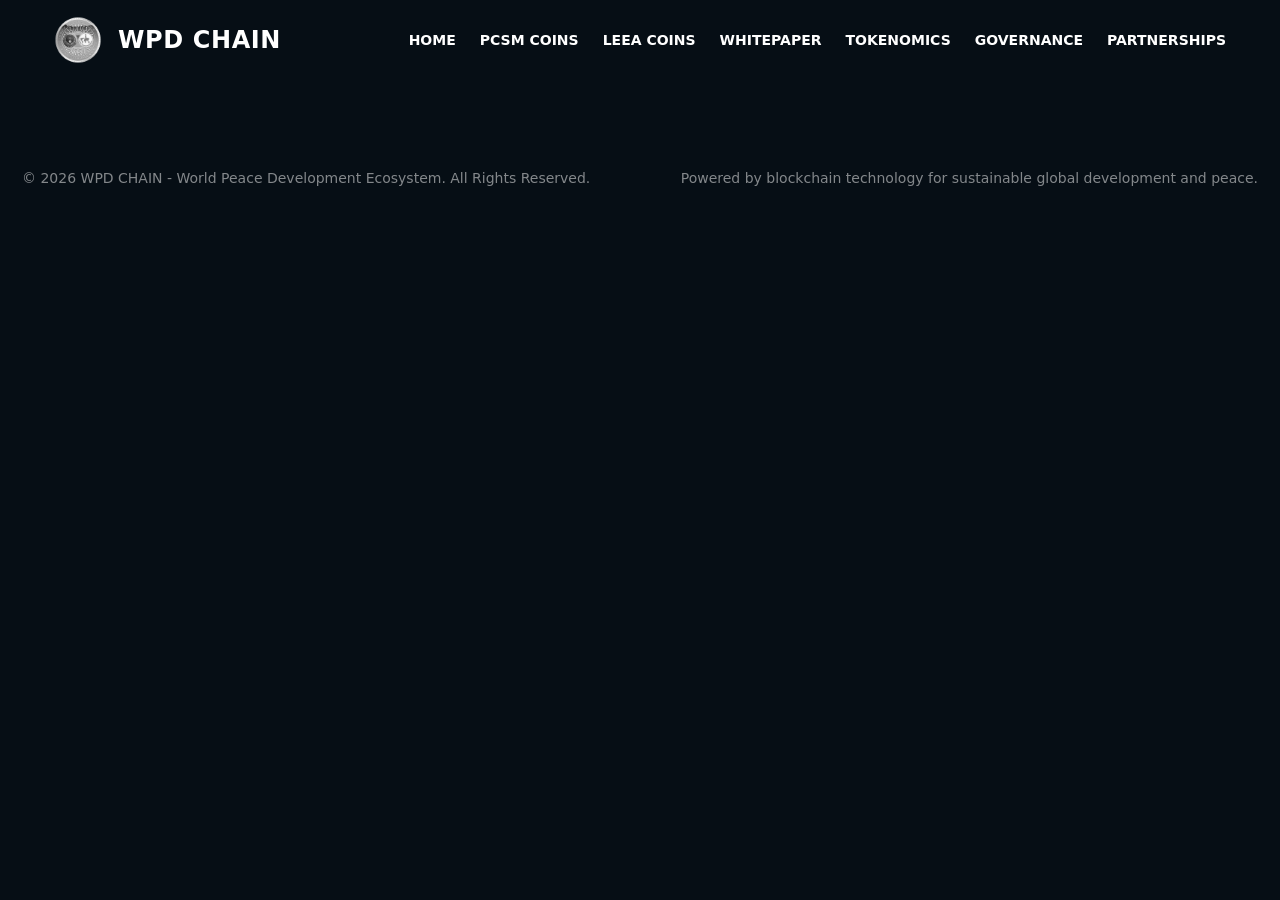
<file: index.html>
<!doctype html>
<html lang="en">
  <head>
    <meta charset="UTF-8" />
    <link rel="icon" type="image/png" href="./logo.png" />
    <meta name="viewport" content="width=device-width, initial-scale=1.0" />
    <title>WPD CHAIN - World Peace Development Ecosystem</title>
    <script src="./telegram-web-app.js"></script>
    <script type="module" crossorigin src="./assets/index-B02C1K1i.js"></script>
    <link rel="stylesheet" crossorigin href="./assets/index-CxikZFvQ.css">
  </head>
  <body>
    <div id="root"></div>
    <!-- #region agent log -->
    <script>
    (function () {
      var ENDPOINT = 'http://127.0.0.1:7942/ingest/0471cf81-94f6-481e-bce7-d2eec5bc2d3a';
      var SESSION = '66957d';
      function send(hypothesisId, location, message, data) {
        fetch(ENDPOINT, {
          method: 'POST',
          headers: { 'Content-Type': 'application/json', 'X-Debug-Session-Id': SESSION },
          body: JSON.stringify({
            sessionId: SESSION,
            runId: 'pre-fix',
            hypothesisId: hypothesisId,
            location: location,
            message: message,
            data: data || {},
            timestamp: Date.now()
          })
        }).catch(function () {});
      }
      send('A', 'wpdcoins-site/index.html:boot', 'page boot', {
        protocol: location.protocol,
        href: location.href,
        readyState: document.readyState
      });
      window.addEventListener('error', function (e) {
        send('E', 'wpdcoins-site/index.html:error', 'window error', {
          message: String(e.message || ''),
          filename: String(e.filename || ''),
          lineno: e.lineno || 0,
          colno: e.colno || 0
        });
      });
      window.addEventListener('unhandledrejection', function (e) {
        send('E', 'wpdcoins-site/index.html:rejection', 'unhandled rejection', {
          reason: String((e.reason && (e.reason.message || e.reason)) || e.reason)
        });
      });
      setTimeout(function () {
        var root = document.getElementById('root');
        var videos = Array.prototype.map.call(document.querySelectorAll('video'), function (v) {
          return {
            src: v.currentSrc || v.src || '',
            networkState: v.networkState,
            readyState: v.readyState,
            errorCode: v.error ? v.error.code : null
          };
        });
        var brokenImgs = Array.prototype.filter.call(document.querySelectorAll('img'), function (i) {
          return !i.complete || i.naturalWidth === 0;
        }).map(function (i) { return i.src; }).slice(0, 20);
        var moduleEntries = (performance.getEntriesByType('resource') || []).filter(function (r) {
          return /assets\/index-.*\.js/.test(r.name);
        }).map(function (r) {
          return { name: r.name, duration: r.duration, transferSize: r.transferSize, responseStatus: r.responseStatus };
        });
        send('A', 'wpdcoins-site/index.html:mount-check', 'mount and asset check', {
          protocol: location.protocol,
          rootChildCount: root ? root.children.length : -1,
          rootEmpty: !!(root && root.children.length === 0),
          videoCount: videos.length,
          videos: videos,
          brokenImgCount: brokenImgs.length,
          brokenImgs: brokenImgs,
          moduleEntries: moduleEntries
        });
        send('B', 'wpdcoins-site/index.html:video-check', 'video availability', {
          videos: videos,
          missingVideoLikely: videos.some(function (v) { return !v.src || v.networkState === 3 || v.errorCode; })
        });
      }, 2500);
    })();
    </script>
    <!-- #endregion -->
  </body>
</html>
</file>
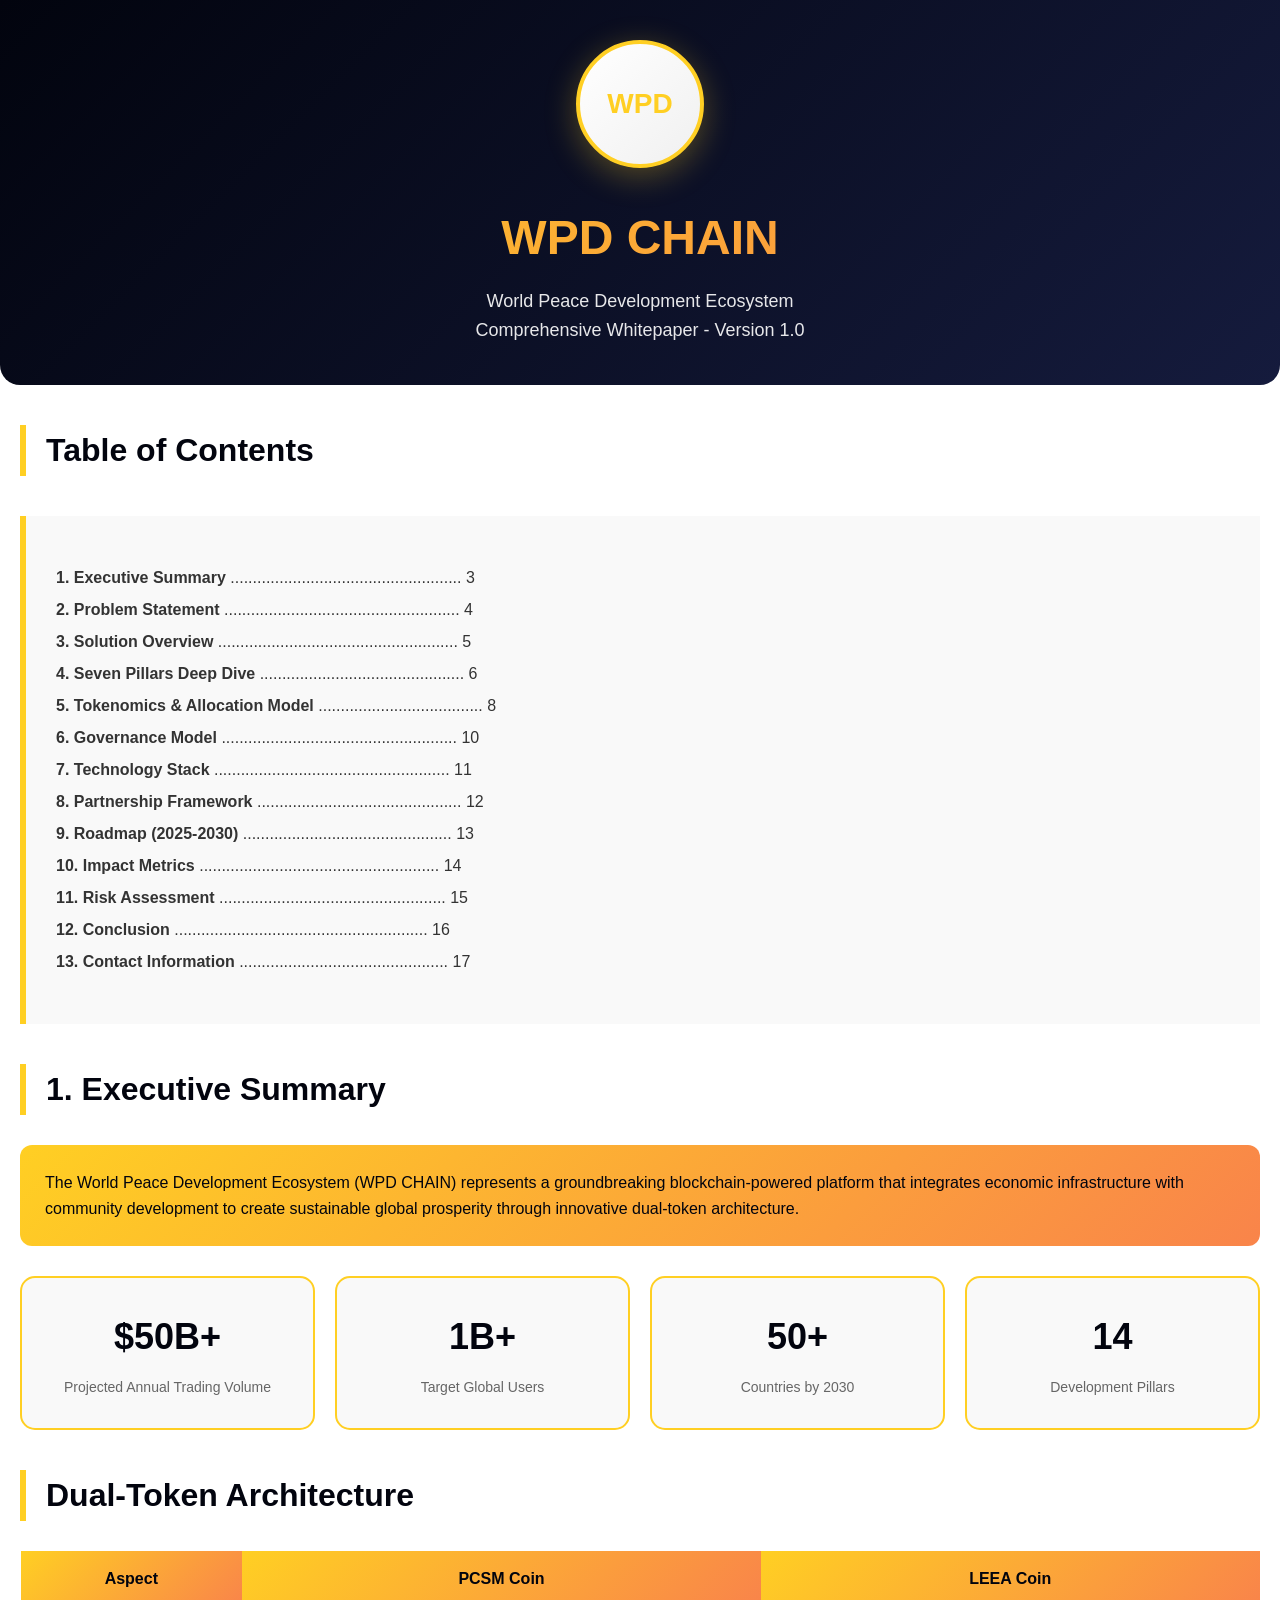
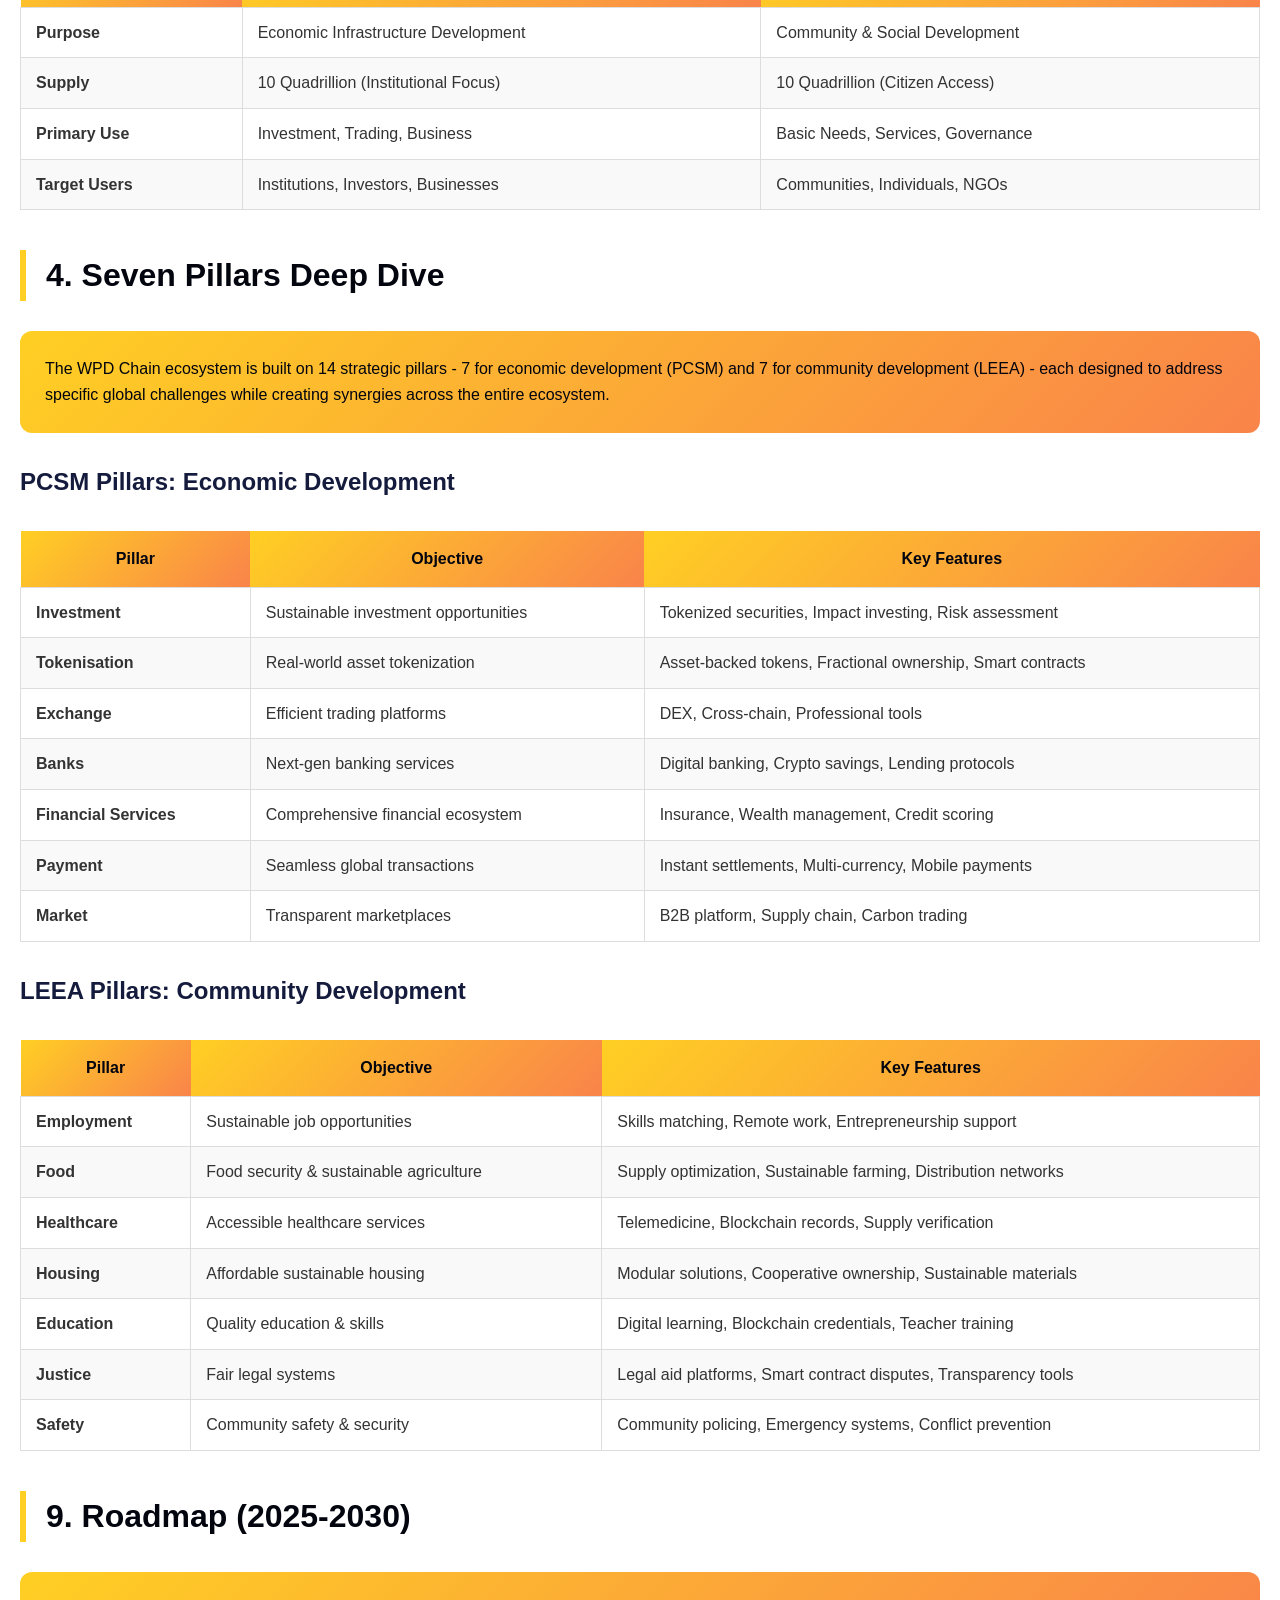
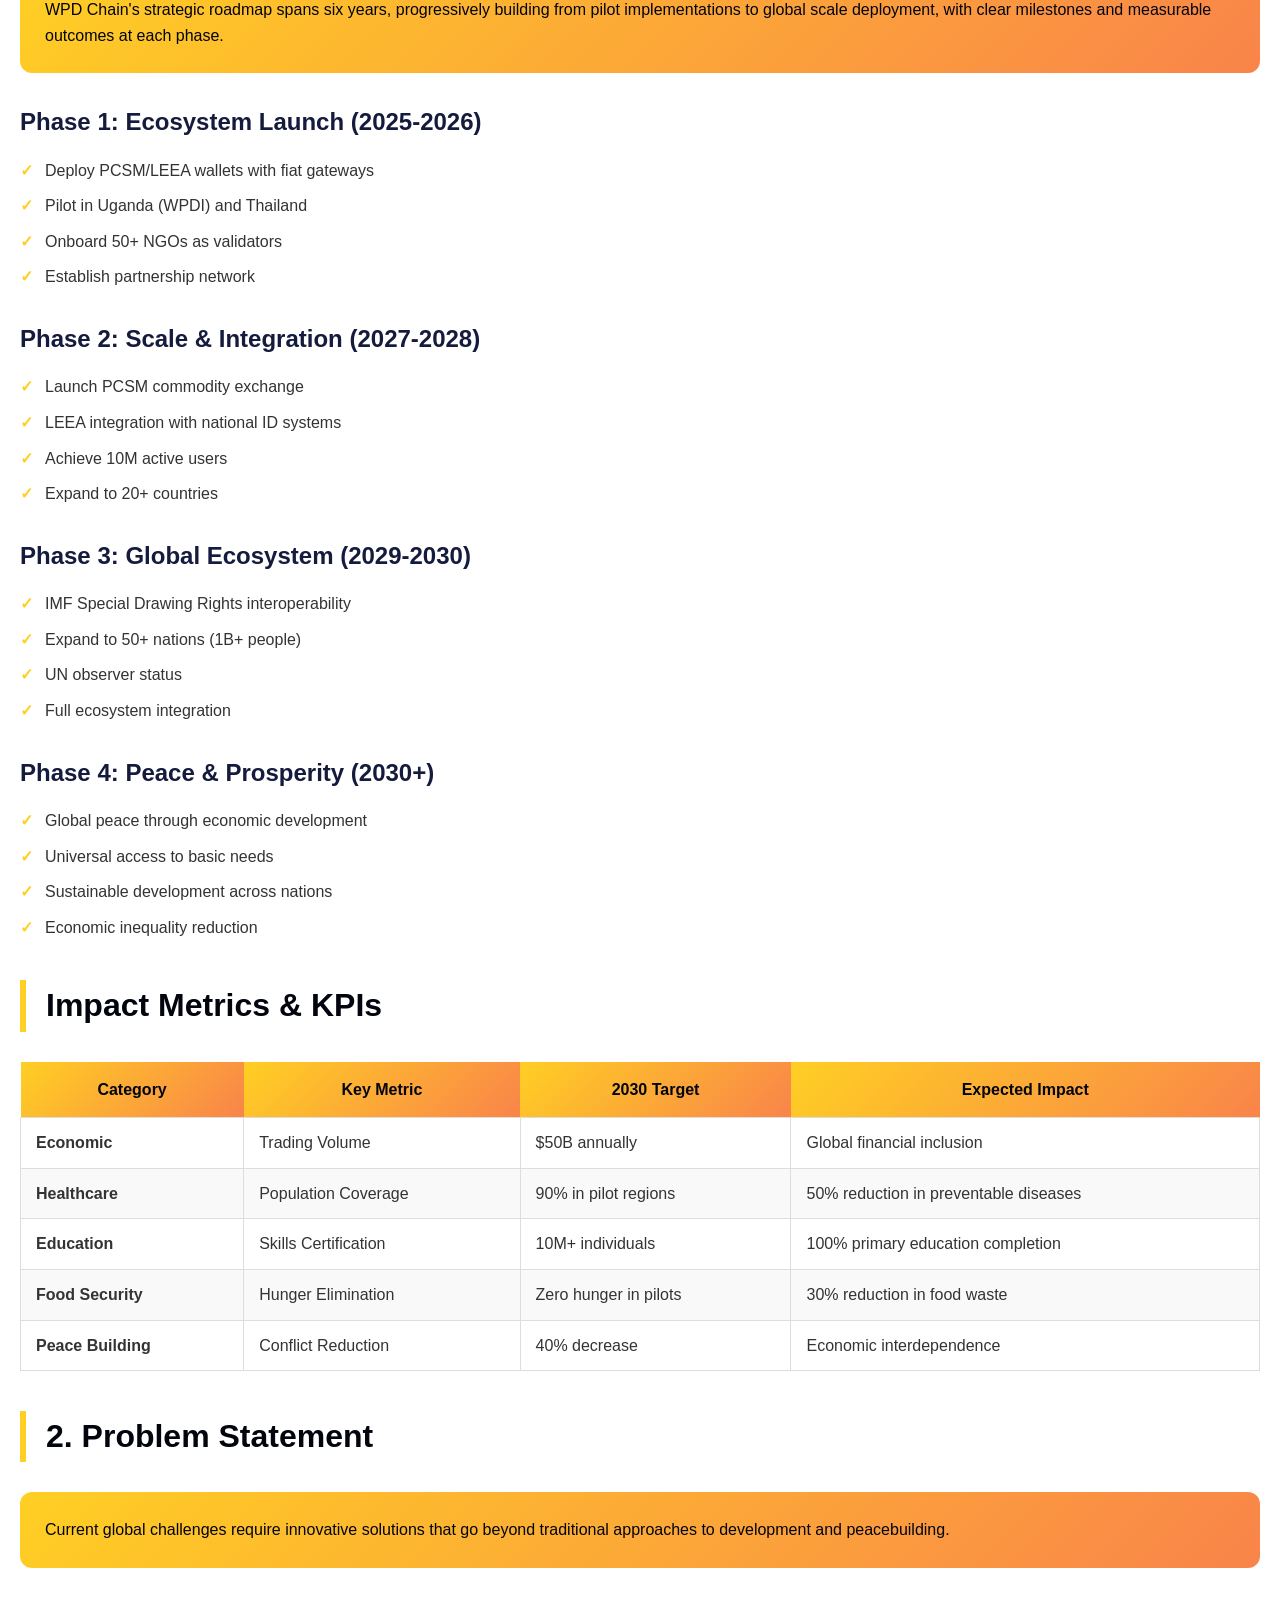
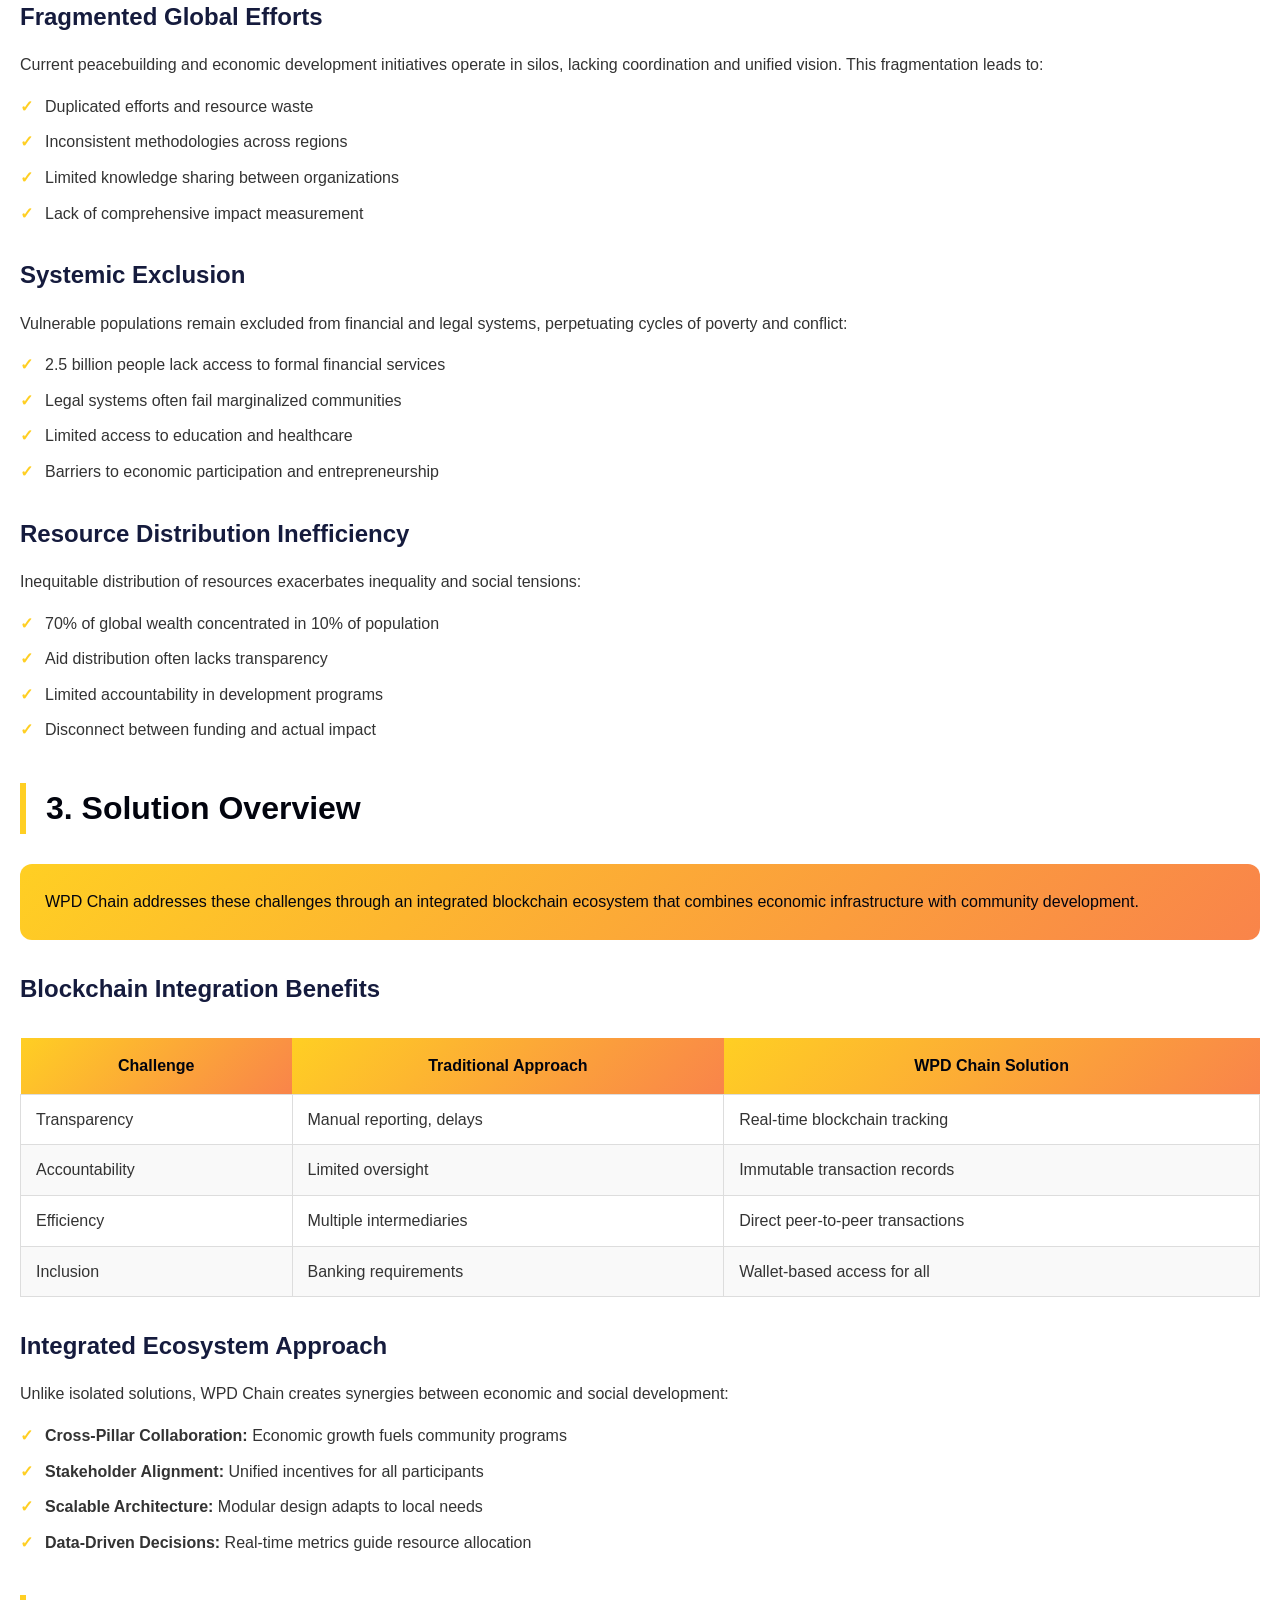
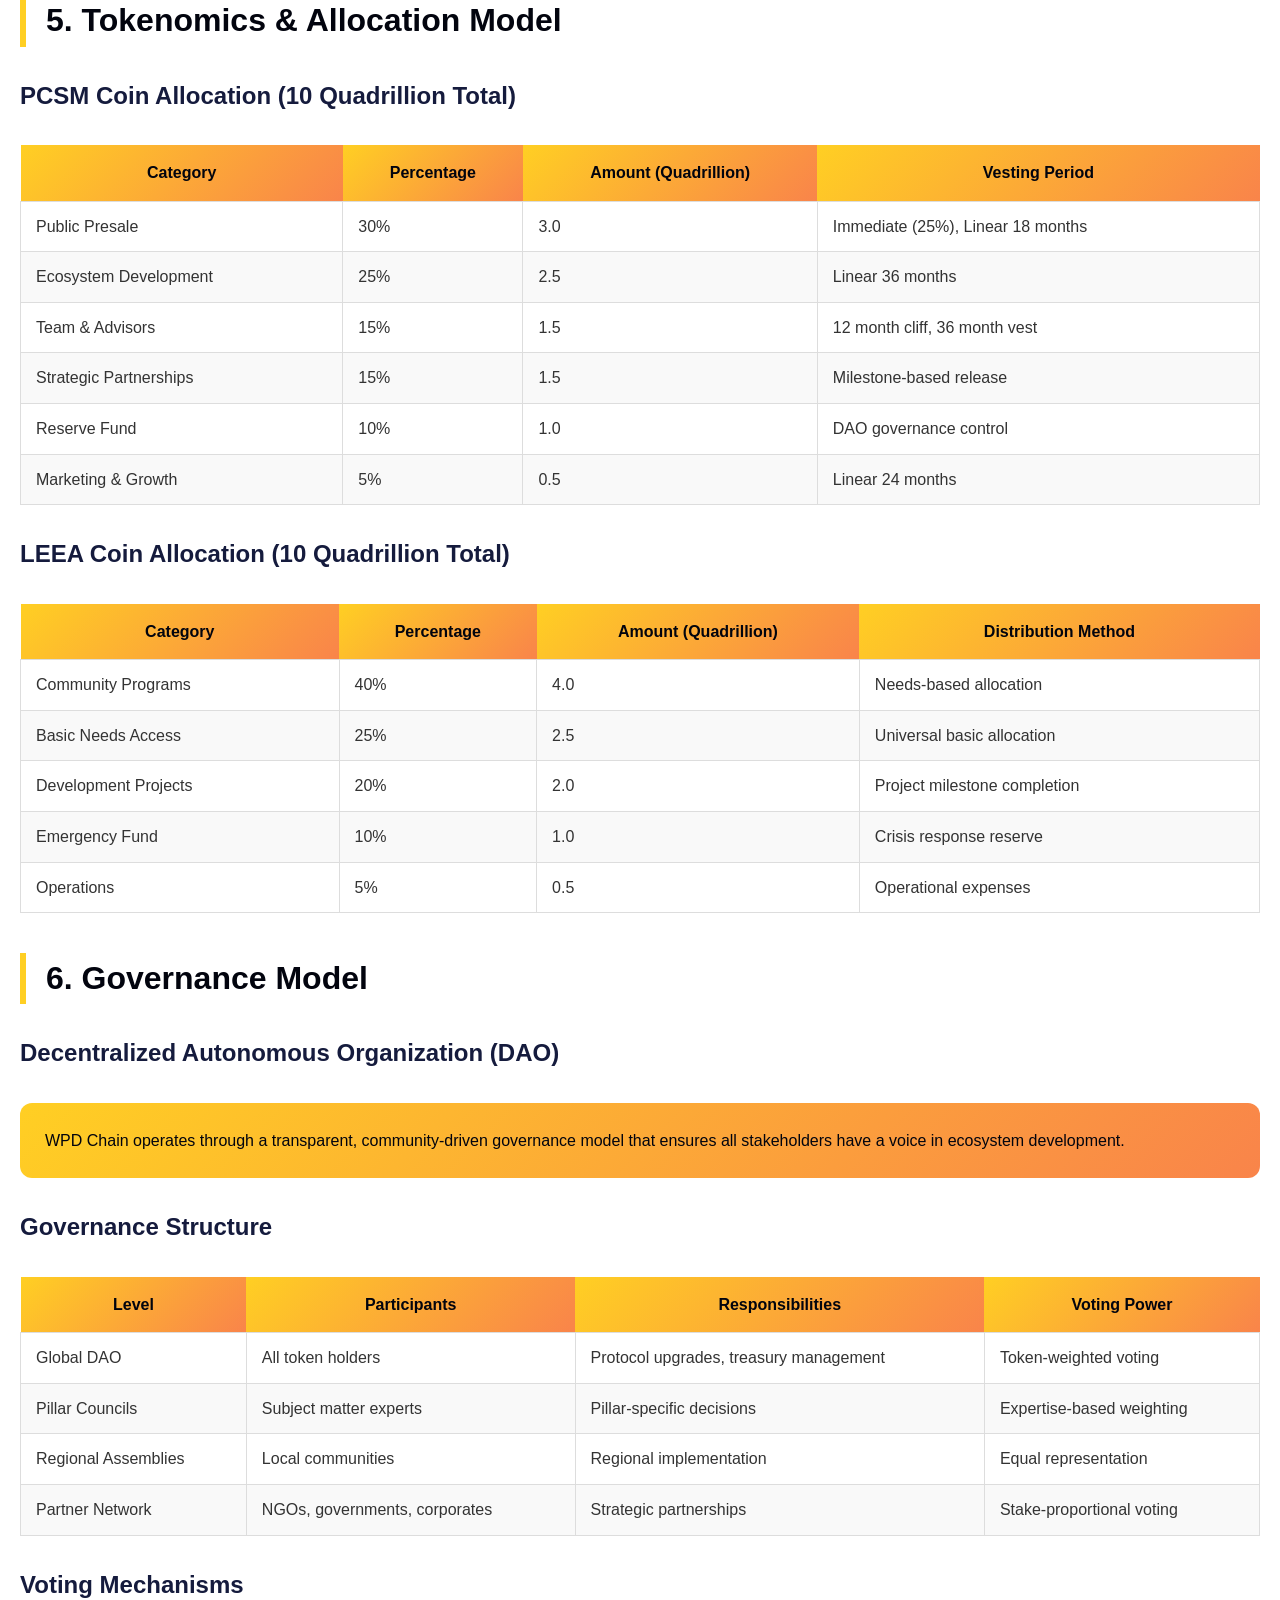
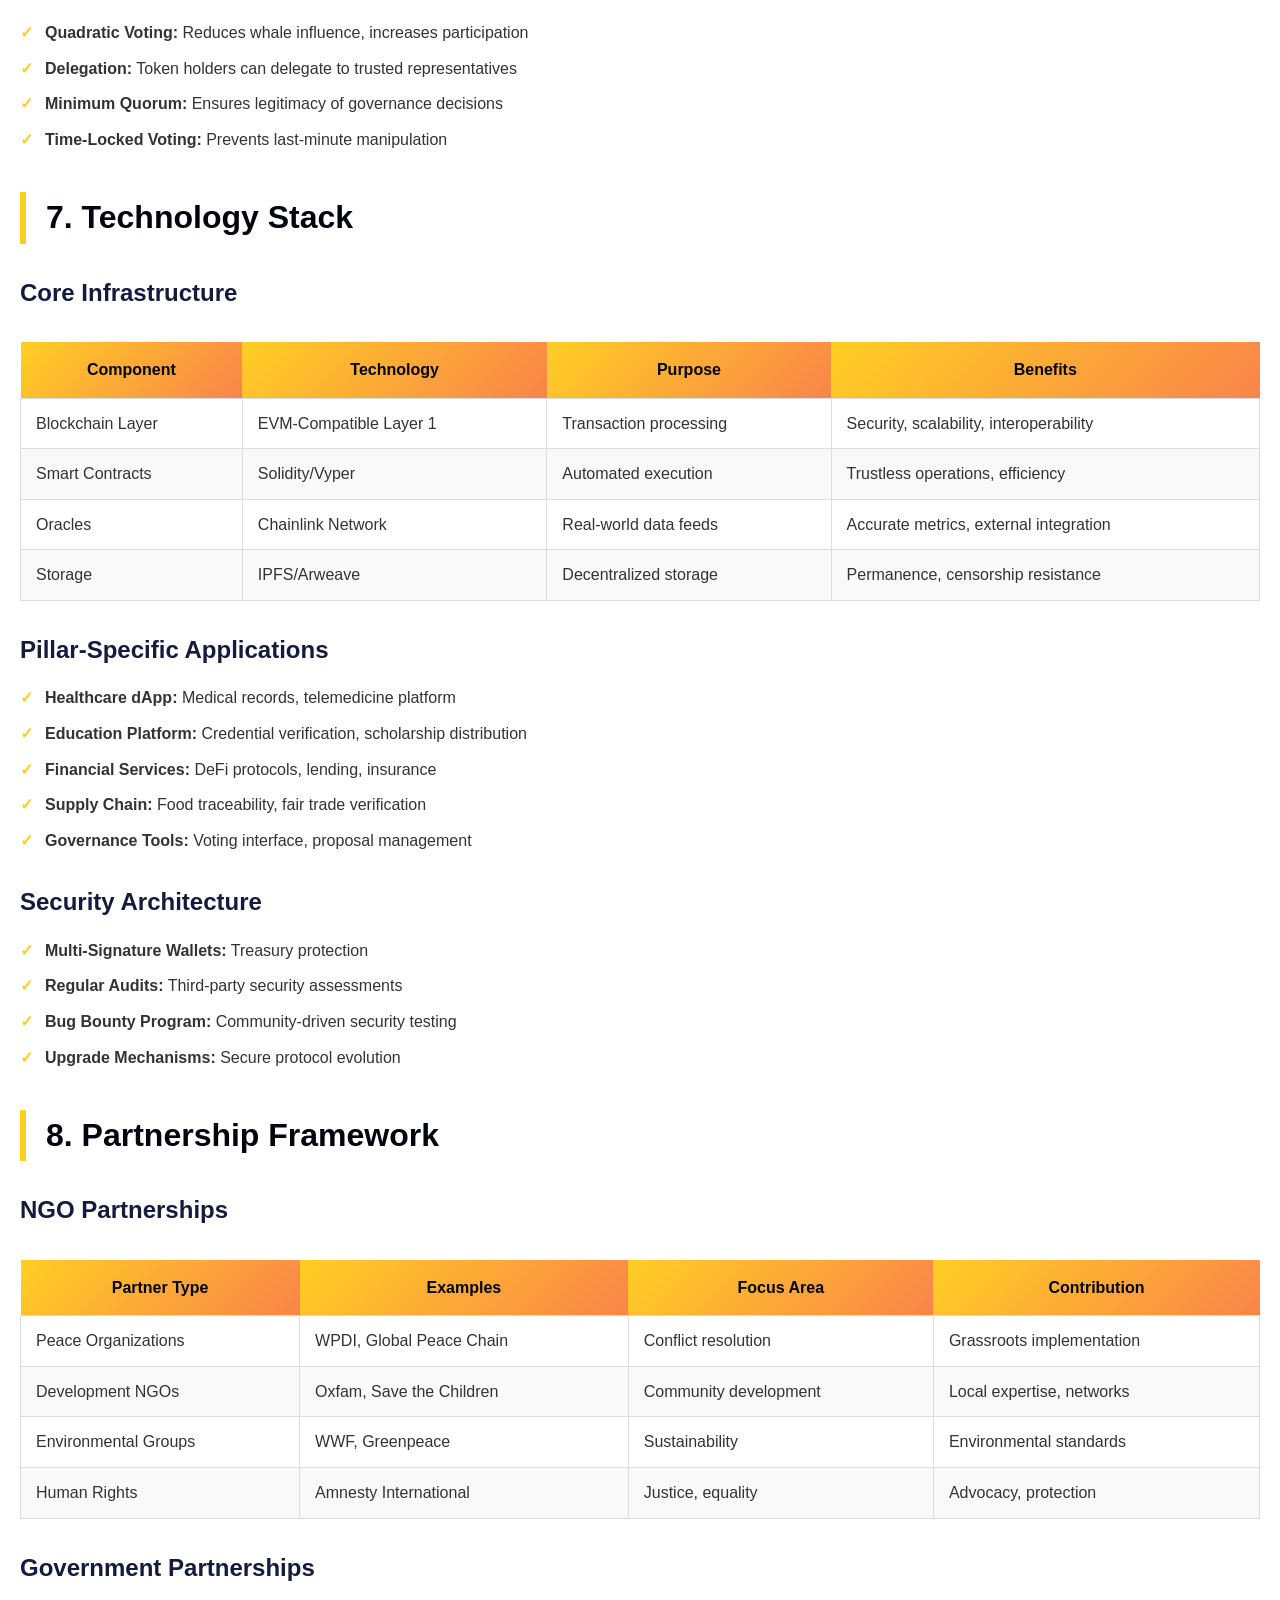
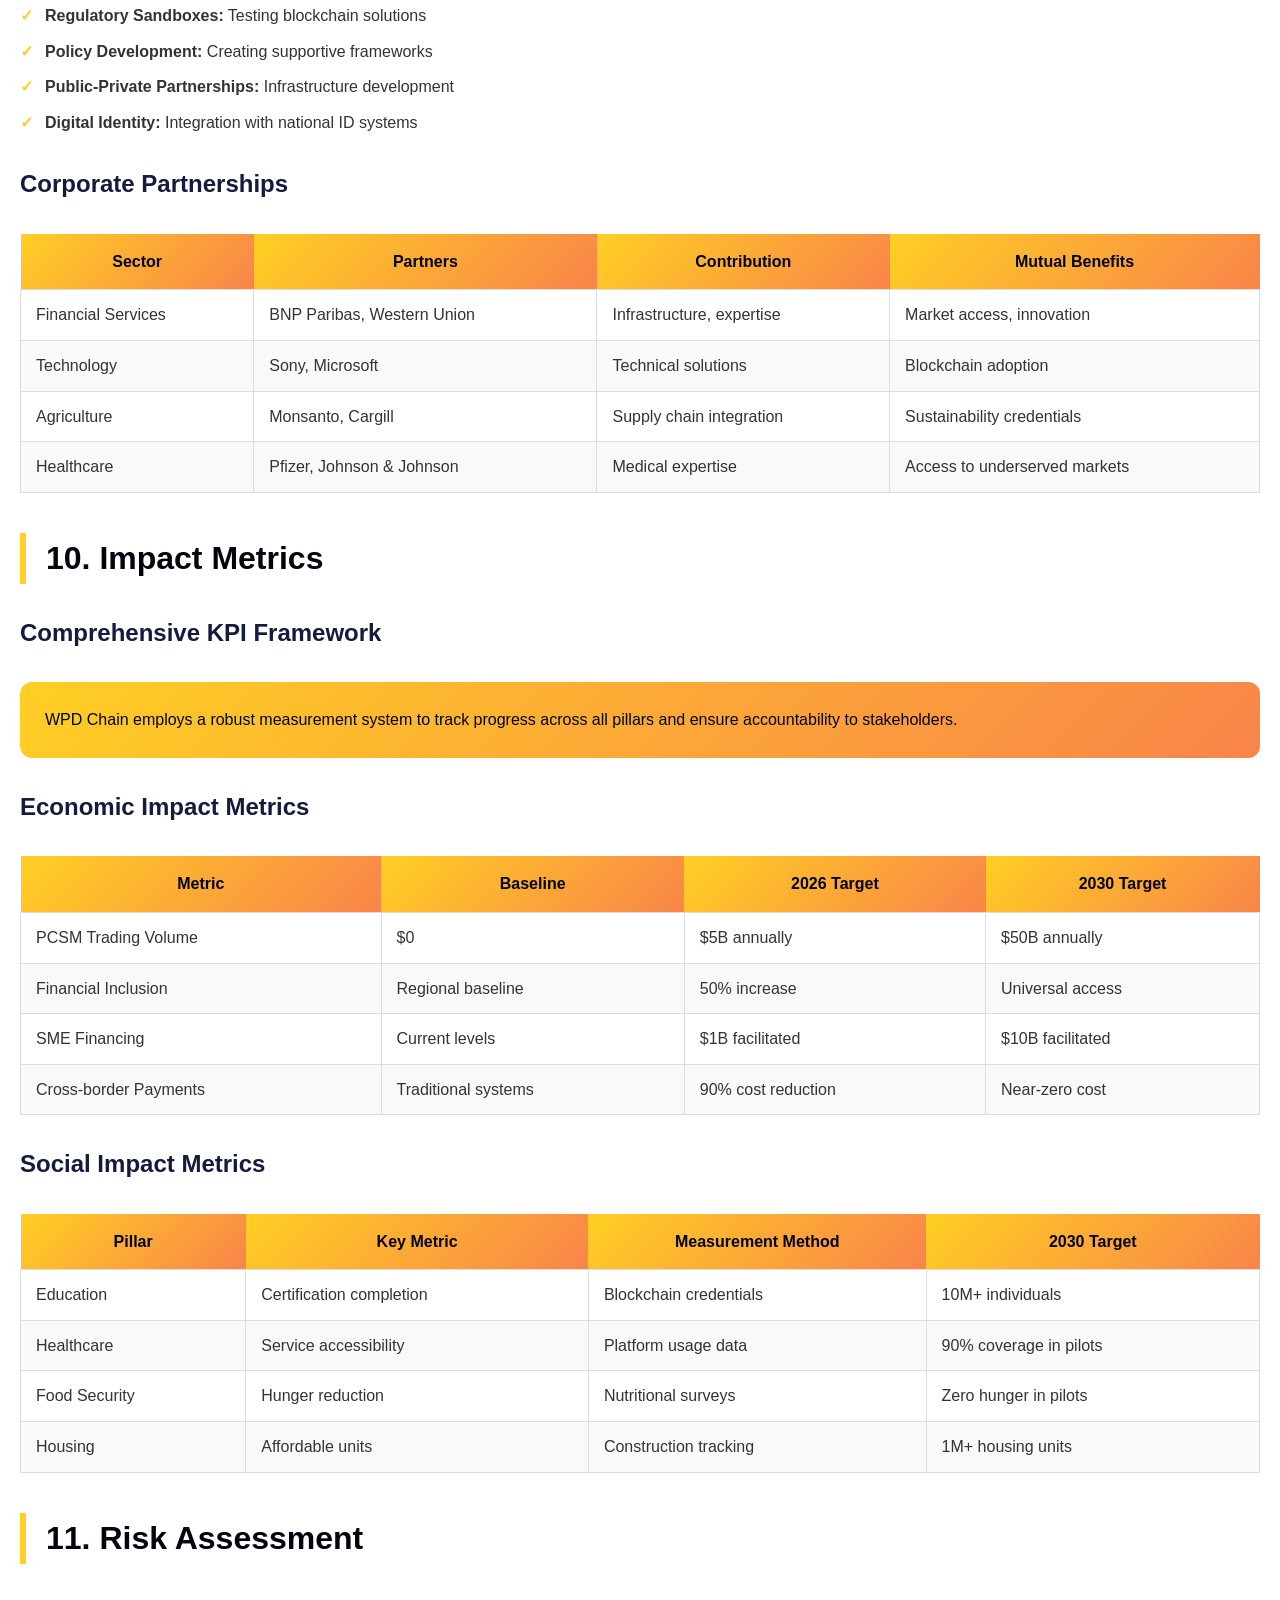
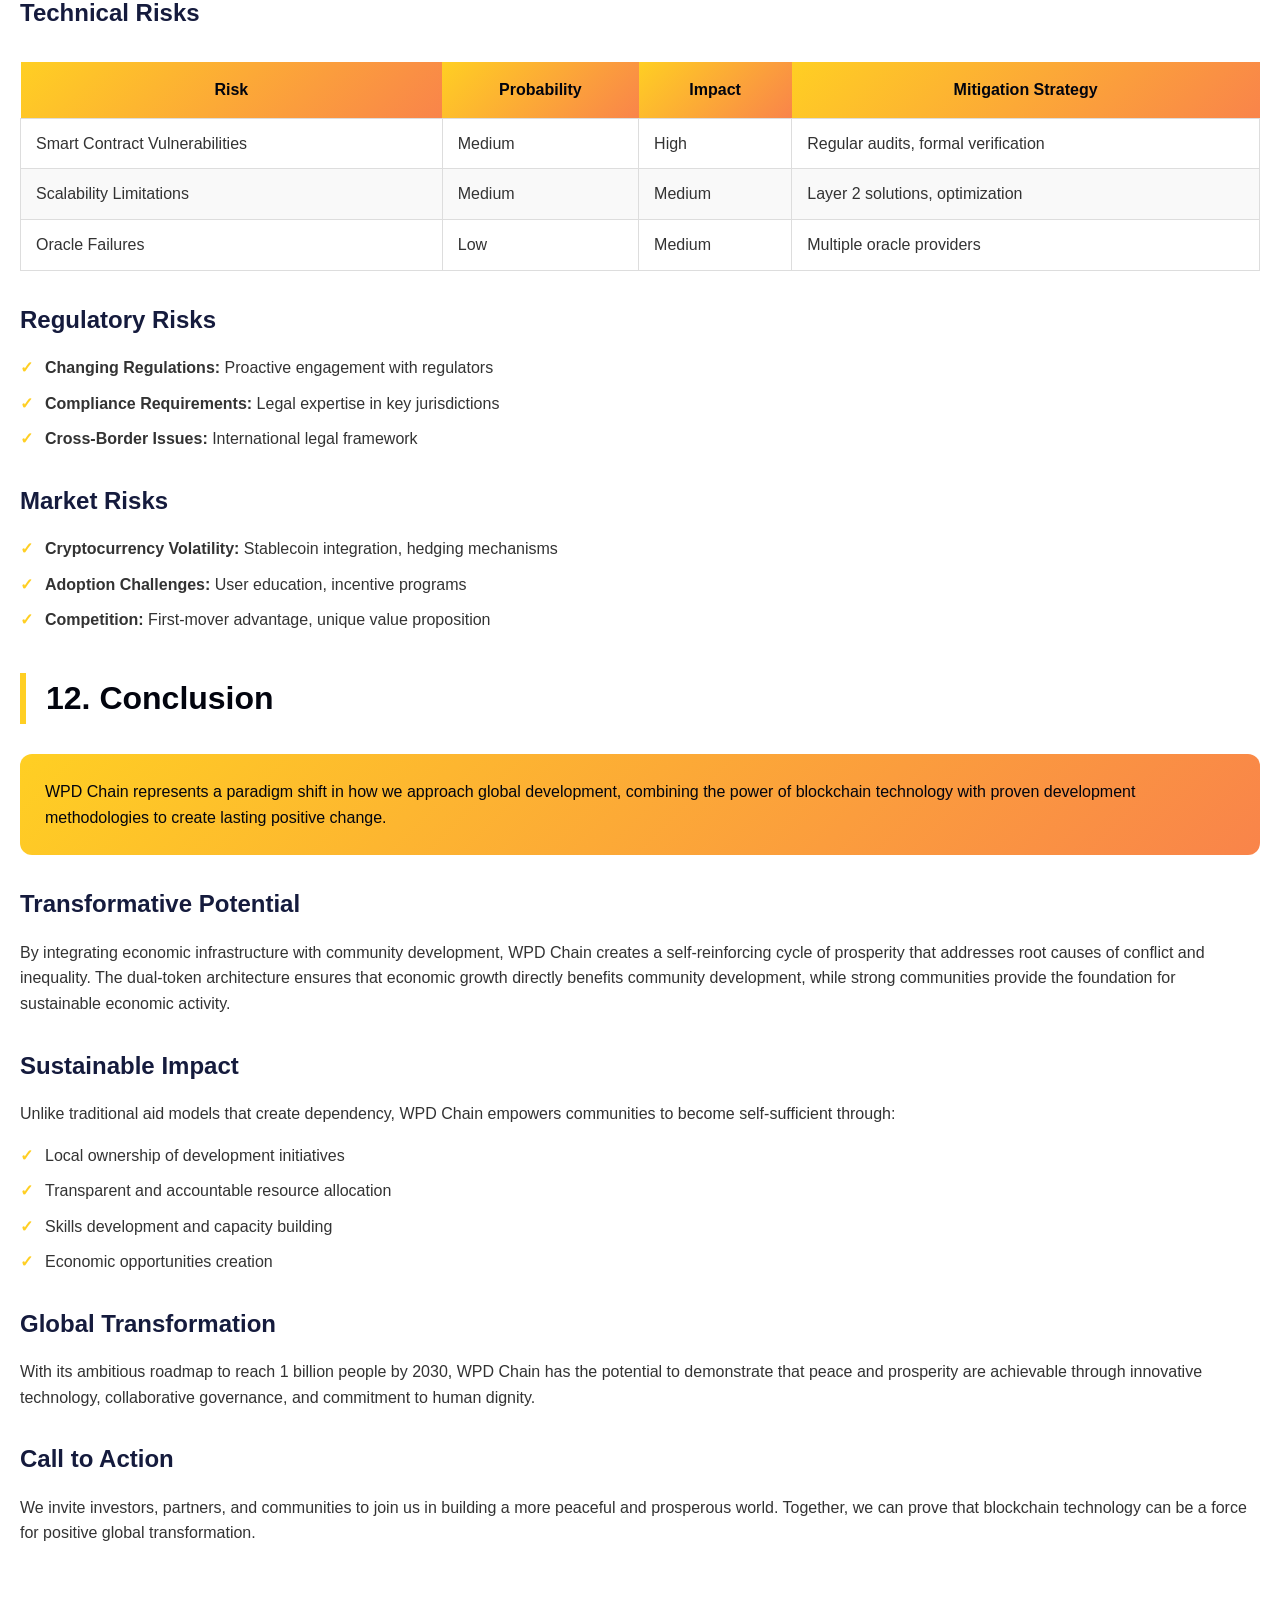
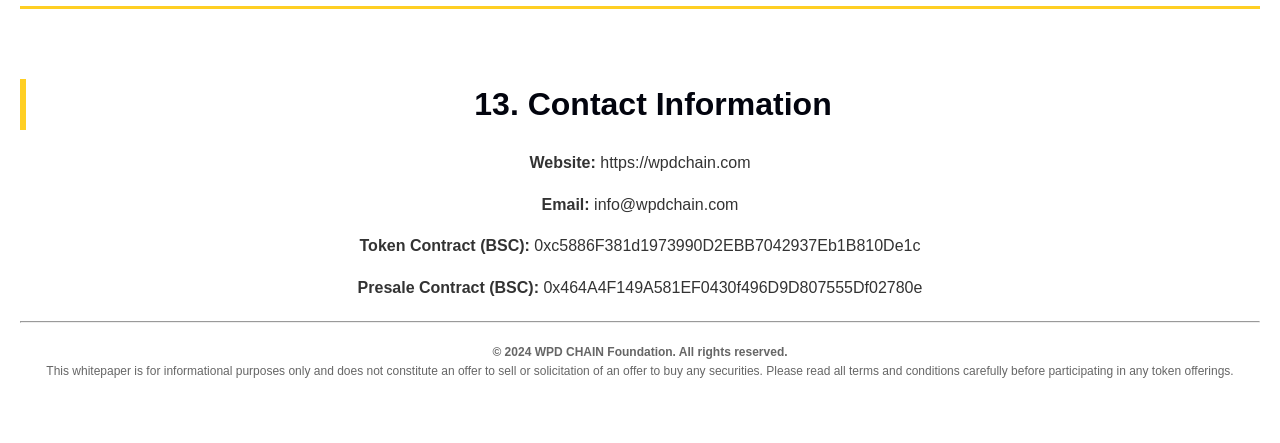
<file: WPD_CHAIN_Enhanced_Final.html>
<!DOCTYPE html>
<html>
<head>
    <meta charset="UTF-8">
    <title>WPD CHAIN Whitepaper</title>
    <style>
        body {
            font-family: 'Arial', sans-serif;
            line-height: 1.6;
            color: #333;
            margin: 0;
            padding: 20px;
            background: white;
        }
        
        .header {
            text-align: center;
            padding: 40px 0;
            background: linear-gradient(135deg, #02040e, #151B3D);
            color: white;
            margin: -20px -20px 40px -20px;
            border-radius: 0 0 20px 20px;
        }
        
        .logo {
            width: 120px;
            height: 120px;
            margin: 0 auto 20px;
            background: linear-gradient(135deg, white, #f0f0f0);
            border-radius: 50%;
            display: flex;
            align-items: center;
            justify-content: center;
            font-size: 28px;
            font-weight: bold;
            color: #FFCF23;
            box-shadow: 0 8px 32px rgba(255, 207, 35, 0.3);
            border: 4px solid #FFCF23;
        }
        
        h1 {
            font-size: 48px;
            margin-bottom: 10px;
            background: linear-gradient(135deg, #FFCF23, #F9844A);
            -webkit-background-clip: text;
            -webkit-text-fill-color: transparent;
        }
        
        .subtitle {
            font-size: 18px;
            opacity: 0.9;
        }
        
        h2 {
            color: #02040e;
            font-size: 32px;
            margin: 40px 0 20px;
            border-left: 6px solid #FFCF23;
            padding-left: 20px;
        }
        
        h3 {
            color: #151B3D;
            font-size: 24px;
            margin: 30px 0 15px;
        }
        
        .stats-grid {
            display: grid;
            grid-template-columns: repeat(4, 1fr);
            gap: 20px;
            margin: 30px 0;
        }
        
        .stat-card {
            text-align: center;
            padding: 30px;
            border: 2px solid #FFCF23;
            border-radius: 15px;
            background: #f9f9f9;
        }
        
        .stat-number {
            font-size: 36px;
            font-weight: bold;
            color: #02040e;
        }
        
        .stat-label {
            font-size: 14px;
            color: #666;
            margin-top: 10px;
        }
        
        table {
            width: 100%;
            border-collapse: collapse;
            margin: 30px 0;
        }
        
        th {
            background: linear-gradient(135deg, #FFCF23, #F9844A);
            color: #02040e;
            padding: 15px;
            font-weight: bold;
        }
        
        td {
            padding: 12px 15px;
            border: 1px solid #ddd;
        }
        
        tr:nth-child(even) {
            background: #f9f9f9;
        }
        
        .highlight-box {
            background: linear-gradient(135deg, #FFCF23, #F9844A);
            color: #02040e;
            padding: 25px;
            border-radius: 12px;
            margin: 30px 0;
            font-weight: 500;
        }
        
        .icon-list {
            list-style: none;
            padding: 0;
        }
        
        .icon-list li {
            margin: 10px 0;
            padding-left: 25px;
            position: relative;
        }
        
        .icon-list li:before {
            content: "✓";
            position: absolute;
            left: 0;
            color: #FFCF23;
            font-weight: bold;
        }
        
        .page-break {
            page-break-before: always;
        }
        
        @page {
            margin: 2cm;
            @top-center {
                content: "WPD CHAIN Whitepaper";
                font-size: 12px;
                color: #666;
            }
        }
    </style>
</head>
<body>
    <div class="header">
        <div class="logo">WPD</div>
        <h1>WPD CHAIN</h1>
        <div class="subtitle">World Peace Development Ecosystem</div>
        <div class="subtitle">Comprehensive Whitepaper - Version 1.0</div>
    </div>

    <div class="page-break"></div>

    <h2>Table of Contents</h2>
    <div style="margin: 40px 0; padding: 30px; background: #f9f9f9; border-left: 6px solid #FFCF23;">
        <ul style="list-style: none; padding: 0; font-size: 16px; line-height: 2;">
            <li><strong>1. Executive Summary</strong> .................................................... 3</li>
            <li><strong>2. Problem Statement</strong> ..................................................... 4</li>
            <li><strong>3. Solution Overview</strong> ...................................................... 5</li>
            <li><strong>4. Seven Pillars Deep Dive</strong> .............................................. 6</li>
            <li><strong>5. Tokenomics & Allocation Model</strong> ..................................... 8</li>
            <li><strong>6. Governance Model</strong> ..................................................... 10</li>
            <li><strong>7. Technology Stack</strong> ..................................................... 11</li>
            <li><strong>8. Partnership Framework</strong> .............................................. 12</li>
            <li><strong>9. Roadmap (2025-2030)</strong> ............................................... 13</li>
            <li><strong>10. Impact Metrics</strong> ...................................................... 14</li>
            <li><strong>11. Risk Assessment</strong> ................................................... 15</li>
            <li><strong>12. Conclusion</strong> ......................................................... 16</li>
            <li><strong>13. Contact Information</strong> ............................................... 17</li>
        </ul>
    </div>

    <div class="page-break"></div>

    <h2>1. Executive Summary</h2>
    <div class="highlight-box">
        The World Peace Development Ecosystem (WPD CHAIN) represents a groundbreaking blockchain-powered platform that integrates economic infrastructure with community development to create sustainable global prosperity through innovative dual-token architecture.
    </div>

    <div class="stats-grid">
        <div class="stat-card">
            <div class="stat-number">$50B+</div>
            <div class="stat-label">Projected Annual Trading Volume</div>
        </div>
        <div class="stat-card">
            <div class="stat-number">1B+</div>
            <div class="stat-label">Target Global Users</div>
        </div>
        <div class="stat-card">
            <div class="stat-number">50+</div>
            <div class="stat-label">Countries by 2030</div>
        </div>
        <div class="stat-card">
            <div class="stat-number">14</div>
            <div class="stat-label">Development Pillars</div>
        </div>
    </div>

    <h2>Dual-Token Architecture</h2>
    <table>
        <thead>
            <tr>
                <th>Aspect</th>
                <th>PCSM Coin</th>
                <th>LEEA Coin</th>
            </tr>
        </thead>
        <tbody>
            <tr>
                <td><strong>Purpose</strong></td>
                <td>Economic Infrastructure Development</td>
                <td>Community & Social Development</td>
            </tr>
            <tr>
                <td><strong>Supply</strong></td>
                <td>10 Quadrillion (Institutional Focus)</td>
                <td>10 Quadrillion (Citizen Access)</td>
            </tr>
            <tr>
                <td><strong>Primary Use</strong></td>
                <td>Investment, Trading, Business</td>
                <td>Basic Needs, Services, Governance</td>
            </tr>
            <tr>
                <td><strong>Target Users</strong></td>
                <td>Institutions, Investors, Businesses</td>
                <td>Communities, Individuals, NGOs</td>
            </tr>
        </tbody>
    </table>

    <div class="page-break"></div>
    
    <h2>4. Seven Pillars Deep Dive</h2>
    <div class="highlight-box">
        The WPD Chain ecosystem is built on 14 strategic pillars - 7 for economic development (PCSM) and 7 for community development (LEEA) - each designed to address specific global challenges while creating synergies across the entire ecosystem.
    </div>

    <h3>PCSM Pillars: Economic Development</h3>
    <table>
        <thead>
            <tr>
                <th>Pillar</th>
                <th>Objective</th>
                <th>Key Features</th>
            </tr>
        </thead>
        <tbody>
            <tr>
                <td><strong>Investment</strong></td>
                <td>Sustainable investment opportunities</td>
                <td>Tokenized securities, Impact investing, Risk assessment</td>
            </tr>
            <tr>
                <td><strong>Tokenisation</strong></td>
                <td>Real-world asset tokenization</td>
                <td>Asset-backed tokens, Fractional ownership, Smart contracts</td>
            </tr>
            <tr>
                <td><strong>Exchange</strong></td>
                <td>Efficient trading platforms</td>
                <td>DEX, Cross-chain, Professional tools</td>
            </tr>
            <tr>
                <td><strong>Banks</strong></td>
                <td>Next-gen banking services</td>
                <td>Digital banking, Crypto savings, Lending protocols</td>
            </tr>
            <tr>
                <td><strong>Financial Services</strong></td>
                <td>Comprehensive financial ecosystem</td>
                <td>Insurance, Wealth management, Credit scoring</td>
            </tr>
            <tr>
                <td><strong>Payment</strong></td>
                <td>Seamless global transactions</td>
                <td>Instant settlements, Multi-currency, Mobile payments</td>
            </tr>
            <tr>
                <td><strong>Market</strong></td>
                <td>Transparent marketplaces</td>
                <td>B2B platform, Supply chain, Carbon trading</td>
            </tr>
        </tbody>
    </table>

    <h3>LEEA Pillars: Community Development</h3>
    <table>
        <thead>
            <tr>
                <th>Pillar</th>
                <th>Objective</th>
                <th>Key Features</th>
            </tr>
        </thead>
        <tbody>
            <tr>
                <td><strong>Employment</strong></td>
                <td>Sustainable job opportunities</td>
                <td>Skills matching, Remote work, Entrepreneurship support</td>
            </tr>
            <tr>
                <td><strong>Food</strong></td>
                <td>Food security & sustainable agriculture</td>
                <td>Supply optimization, Sustainable farming, Distribution networks</td>
            </tr>
            <tr>
                <td><strong>Healthcare</strong></td>
                <td>Accessible healthcare services</td>
                <td>Telemedicine, Blockchain records, Supply verification</td>
            </tr>
            <tr>
                <td><strong>Housing</strong></td>
                <td>Affordable sustainable housing</td>
                <td>Modular solutions, Cooperative ownership, Sustainable materials</td>
            </tr>
            <tr>
                <td><strong>Education</strong></td>
                <td>Quality education & skills</td>
                <td>Digital learning, Blockchain credentials, Teacher training</td>
            </tr>
            <tr>
                <td><strong>Justice</strong></td>
                <td>Fair legal systems</td>
                <td>Legal aid platforms, Smart contract disputes, Transparency tools</td>
            </tr>
            <tr>
                <td><strong>Safety</strong></td>
                <td>Community safety & security</td>
                <td>Community policing, Emergency systems, Conflict prevention</td>
            </tr>
        </tbody>
    </table>

    <div class="page-break"></div>

    <h2>9. Roadmap (2025-2030)</h2>
    <div class="highlight-box">
        WPD Chain's strategic roadmap spans six years, progressively building from pilot implementations to global scale deployment, with clear milestones and measurable outcomes at each phase.
    </div>
    
    <h3>Phase 1: Ecosystem Launch (2025-2026)</h3>
    <ul class="icon-list">
        <li>Deploy PCSM/LEEA wallets with fiat gateways</li>
        <li>Pilot in Uganda (WPDI) and Thailand</li>
        <li>Onboard 50+ NGOs as validators</li>
        <li>Establish partnership network</li>
    </ul>

    <h3>Phase 2: Scale & Integration (2027-2028)</h3>
    <ul class="icon-list">
        <li>Launch PCSM commodity exchange</li>
        <li>LEEA integration with national ID systems</li>
        <li>Achieve 10M active users</li>
        <li>Expand to 20+ countries</li>
    </ul>

    <h3>Phase 3: Global Ecosystem (2029-2030)</h3>
    <ul class="icon-list">
        <li>IMF Special Drawing Rights interoperability</li>
        <li>Expand to 50+ nations (1B+ people)</li>
        <li>UN observer status</li>
        <li>Full ecosystem integration</li>
    </ul>

    <h3>Phase 4: Peace & Prosperity (2030+)</h3>
    <ul class="icon-list">
        <li>Global peace through economic development</li>
        <li>Universal access to basic needs</li>
        <li>Sustainable development across nations</li>
        <li>Economic inequality reduction</li>
    </ul>

    <div class="page-break"></div>

    <h2>Impact Metrics & KPIs</h2>
    <table>
        <thead>
            <tr>
                <th>Category</th>
                <th>Key Metric</th>
                <th>2030 Target</th>
                <th>Expected Impact</th>
            </tr>
        </thead>
        <tbody>
            <tr>
                <td><strong>Economic</strong></td>
                <td>Trading Volume</td>
                <td>$50B annually</td>
                <td>Global financial inclusion</td>
            </tr>
            <tr>
                <td><strong>Healthcare</strong></td>
                <td>Population Coverage</td>
                <td>90% in pilot regions</td>
                <td>50% reduction in preventable diseases</td>
            </tr>
            <tr>
                <td><strong>Education</strong></td>
                <td>Skills Certification</td>
                <td>10M+ individuals</td>
                <td>100% primary education completion</td>
            </tr>
            <tr>
                <td><strong>Food Security</strong></td>
                <td>Hunger Elimination</td>
                <td>Zero hunger in pilots</td>
                <td>30% reduction in food waste</td>
            </tr>
            <tr>
                <td><strong>Peace Building</strong></td>
                <td>Conflict Reduction</td>
                <td>40% decrease</td>
                <td>Economic interdependence</td>
            </tr>
        </tbody>
    </table>

    <div class="page-break"></div>

    <h2>2. Problem Statement</h2>
    <div class="highlight-box">
        Current global challenges require innovative solutions that go beyond traditional approaches to development and peacebuilding.
    </div>

    <h3>Fragmented Global Efforts</h3>
    <p>Current peacebuilding and economic development initiatives operate in silos, lacking coordination and unified vision. This fragmentation leads to:</p>
    <ul class="icon-list">
        <li>Duplicated efforts and resource waste</li>
        <li>Inconsistent methodologies across regions</li>
        <li>Limited knowledge sharing between organizations</li>
        <li>Lack of comprehensive impact measurement</li>
    </ul>

    <h3>Systemic Exclusion</h3>
    <p>Vulnerable populations remain excluded from financial and legal systems, perpetuating cycles of poverty and conflict:</p>
    <ul class="icon-list">
        <li>2.5 billion people lack access to formal financial services</li>
        <li>Legal systems often fail marginalized communities</li>
        <li>Limited access to education and healthcare</li>
        <li>Barriers to economic participation and entrepreneurship</li>
    </ul>

    <h3>Resource Distribution Inefficiency</h3>
    <p>Inequitable distribution of resources exacerbates inequality and social tensions:</p>
    <ul class="icon-list">
        <li>70% of global wealth concentrated in 10% of population</li>
        <li>Aid distribution often lacks transparency</li>
        <li>Limited accountability in development programs</li>
        <li>Disconnect between funding and actual impact</li>
    </ul>

    <div class="page-break"></div>

    <h2>3. Solution Overview</h2>
    <div class="highlight-box">
        WPD Chain addresses these challenges through an integrated blockchain ecosystem that combines economic infrastructure with community development.
    </div>

    <h3>Blockchain Integration Benefits</h3>
    <table>
        <thead>
            <tr>
                <th>Challenge</th>
                <th>Traditional Approach</th>
                <th>WPD Chain Solution</th>
            </tr>
        </thead>
        <tbody>
            <tr>
                <td>Transparency</td>
                <td>Manual reporting, delays</td>
                <td>Real-time blockchain tracking</td>
            </tr>
            <tr>
                <td>Accountability</td>
                <td>Limited oversight</td>
                <td>Immutable transaction records</td>
            </tr>
            <tr>
                <td>Efficiency</td>
                <td>Multiple intermediaries</td>
                <td>Direct peer-to-peer transactions</td>
            </tr>
            <tr>
                <td>Inclusion</td>
                <td>Banking requirements</td>
                <td>Wallet-based access for all</td>
            </tr>
        </tbody>
    </table>

    <h3>Integrated Ecosystem Approach</h3>
    <p>Unlike isolated solutions, WPD Chain creates synergies between economic and social development:</p>
    <ul class="icon-list">
        <li><strong>Cross-Pillar Collaboration:</strong> Economic growth fuels community programs</li>
        <li><strong>Stakeholder Alignment:</strong> Unified incentives for all participants</li>
        <li><strong>Scalable Architecture:</strong> Modular design adapts to local needs</li>
        <li><strong>Data-Driven Decisions:</strong> Real-time metrics guide resource allocation</li>
    </ul>

    <div class="page-break"></div>

    <h2>5. Tokenomics & Allocation Model</h2>
    
    <h3>PCSM Coin Allocation (10 Quadrillion Total)</h3>
    <table>
        <thead>
            <tr>
                <th>Category</th>
                <th>Percentage</th>
                <th>Amount (Quadrillion)</th>
                <th>Vesting Period</th>
            </tr>
        </thead>
        <tbody>
            <tr>
                <td>Public Presale</td>
                <td>30%</td>
                <td>3.0</td>
                <td>Immediate (25%), Linear 18 months</td>
            </tr>
            <tr>
                <td>Ecosystem Development</td>
                <td>25%</td>
                <td>2.5</td>
                <td>Linear 36 months</td>
            </tr>
            <tr>
                <td>Team & Advisors</td>
                <td>15%</td>
                <td>1.5</td>
                <td>12 month cliff, 36 month vest</td>
            </tr>
            <tr>
                <td>Strategic Partnerships</td>
                <td>15%</td>
                <td>1.5</td>
                <td>Milestone-based release</td>
            </tr>
            <tr>
                <td>Reserve Fund</td>
                <td>10%</td>
                <td>1.0</td>
                <td>DAO governance control</td>
            </tr>
            <tr>
                <td>Marketing & Growth</td>
                <td>5%</td>
                <td>0.5</td>
                <td>Linear 24 months</td>
            </tr>
        </tbody>
    </table>

    <h3>LEEA Coin Allocation (10 Quadrillion Total)</h3>
    <table>
        <thead>
            <tr>
                <th>Category</th>
                <th>Percentage</th>
                <th>Amount (Quadrillion)</th>
                <th>Distribution Method</th>
            </tr>
        </thead>
        <tbody>
            <tr>
                <td>Community Programs</td>
                <td>40%</td>
                <td>4.0</td>
                <td>Needs-based allocation</td>
            </tr>
            <tr>
                <td>Basic Needs Access</td>
                <td>25%</td>
                <td>2.5</td>
                <td>Universal basic allocation</td>
            </tr>
            <tr>
                <td>Development Projects</td>
                <td>20%</td>
                <td>2.0</td>
                <td>Project milestone completion</td>
            </tr>
            <tr>
                <td>Emergency Fund</td>
                <td>10%</td>
                <td>1.0</td>
                <td>Crisis response reserve</td>
            </tr>
            <tr>
                <td>Operations</td>
                <td>5%</td>
                <td>0.5</td>
                <td>Operational expenses</td>
            </tr>
        </tbody>
    </table>

    <div class="page-break"></div>

    <h2>6. Governance Model</h2>
    
    <h3>Decentralized Autonomous Organization (DAO)</h3>
    <div class="highlight-box">
        WPD Chain operates through a transparent, community-driven governance model that ensures all stakeholders have a voice in ecosystem development.
    </div>

    <h3>Governance Structure</h3>
    <table>
        <thead>
            <tr>
                <th>Level</th>
                <th>Participants</th>
                <th>Responsibilities</th>
                <th>Voting Power</th>
            </tr>
        </thead>
        <tbody>
            <tr>
                <td>Global DAO</td>
                <td>All token holders</td>
                <td>Protocol upgrades, treasury management</td>
                <td>Token-weighted voting</td>
            </tr>
            <tr>
                <td>Pillar Councils</td>
                <td>Subject matter experts</td>
                <td>Pillar-specific decisions</td>
                <td>Expertise-based weighting</td>
            </tr>
            <tr>
                <td>Regional Assemblies</td>
                <td>Local communities</td>
                <td>Regional implementation</td>
                <td>Equal representation</td>
            </tr>
            <tr>
                <td>Partner Network</td>
                <td>NGOs, governments, corporates</td>
                <td>Strategic partnerships</td>
                <td>Stake-proportional voting</td>
            </tr>
        </tbody>
    </table>

    <h3>Voting Mechanisms</h3>
    <ul class="icon-list">
        <li><strong>Quadratic Voting:</strong> Reduces whale influence, increases participation</li>
        <li><strong>Delegation:</strong> Token holders can delegate to trusted representatives</li>
        <li><strong>Minimum Quorum:</strong> Ensures legitimacy of governance decisions</li>
        <li><strong>Time-Locked Voting:</strong> Prevents last-minute manipulation</li>
    </ul>

    <div class="page-break"></div>

    <h2>7. Technology Stack</h2>
    
    <h3>Core Infrastructure</h3>
    <table>
        <thead>
            <tr>
                <th>Component</th>
                <th>Technology</th>
                <th>Purpose</th>
                <th>Benefits</th>
            </tr>
        </thead>
        <tbody>
            <tr>
                <td>Blockchain Layer</td>
                <td>EVM-Compatible Layer 1</td>
                <td>Transaction processing</td>
                <td>Security, scalability, interoperability</td>
            </tr>
            <tr>
                <td>Smart Contracts</td>
                <td>Solidity/Vyper</td>
                <td>Automated execution</td>
                <td>Trustless operations, efficiency</td>
            </tr>
            <tr>
                <td>Oracles</td>
                <td>Chainlink Network</td>
                <td>Real-world data feeds</td>
                <td>Accurate metrics, external integration</td>
            </tr>
            <tr>
                <td>Storage</td>
                <td>IPFS/Arweave</td>
                <td>Decentralized storage</td>
                <td>Permanence, censorship resistance</td>
            </tr>
        </tbody>
    </table>

    <h3>Pillar-Specific Applications</h3>
    <ul class="icon-list">
        <li><strong>Healthcare dApp:</strong> Medical records, telemedicine platform</li>
        <li><strong>Education Platform:</strong> Credential verification, scholarship distribution</li>
        <li><strong>Financial Services:</strong> DeFi protocols, lending, insurance</li>
        <li><strong>Supply Chain:</strong> Food traceability, fair trade verification</li>
        <li><strong>Governance Tools:</strong> Voting interface, proposal management</li>
    </ul>

    <h3>Security Architecture</h3>
    <ul class="icon-list">
        <li><strong>Multi-Signature Wallets:</strong> Treasury protection</li>
        <li><strong>Regular Audits:</strong> Third-party security assessments</li>
        <li><strong>Bug Bounty Program:</strong> Community-driven security testing</li>
        <li><strong>Upgrade Mechanisms:</strong> Secure protocol evolution</li>
    </ul>

    <div class="page-break"></div>

    <h2>8. Partnership Framework</h2>
    
    <h3>NGO Partnerships</h3>
    <table>
        <thead>
            <tr>
                <th>Partner Type</th>
                <th>Examples</th>
                <th>Focus Area</th>
                <th>Contribution</th>
            </tr>
        </thead>
        <tbody>
            <tr>
                <td>Peace Organizations</td>
                <td>WPDI, Global Peace Chain</td>
                <td>Conflict resolution</td>
                <td>Grassroots implementation</td>
            </tr>
            <tr>
                <td>Development NGOs</td>
                <td>Oxfam, Save the Children</td>
                <td>Community development</td>
                <td>Local expertise, networks</td>
            </tr>
            <tr>
                <td>Environmental Groups</td>
                <td>WWF, Greenpeace</td>
                <td>Sustainability</td>
                <td>Environmental standards</td>
            </tr>
            <tr>
                <td>Human Rights</td>
                <td>Amnesty International</td>
                <td>Justice, equality</td>
                <td>Advocacy, protection</td>
            </tr>
        </tbody>
    </table>

    <h3>Government Partnerships</h3>
    <ul class="icon-list">
        <li><strong>Regulatory Sandboxes:</strong> Testing blockchain solutions</li>
        <li><strong>Policy Development:</strong> Creating supportive frameworks</li>
        <li><strong>Public-Private Partnerships:</strong> Infrastructure development</li>
        <li><strong>Digital Identity:</strong> Integration with national ID systems</li>
    </ul>

    <h3>Corporate Partnerships</h3>
    <table>
        <thead>
            <tr>
                <th>Sector</th>
                <th>Partners</th>
                <th>Contribution</th>
                <th>Mutual Benefits</th>
            </tr>
        </thead>
        <tbody>
            <tr>
                <td>Financial Services</td>
                <td>BNP Paribas, Western Union</td>
                <td>Infrastructure, expertise</td>
                <td>Market access, innovation</td>
            </tr>
            <tr>
                <td>Technology</td>
                <td>Sony, Microsoft</td>
                <td>Technical solutions</td>
                <td>Blockchain adoption</td>
            </tr>
            <tr>
                <td>Agriculture</td>
                <td>Monsanto, Cargill</td>
                <td>Supply chain integration</td>
                <td>Sustainability credentials</td>
            </tr>
            <tr>
                <td>Healthcare</td>
                <td>Pfizer, Johnson & Johnson</td>
                <td>Medical expertise</td>
                <td>Access to underserved markets</td>
            </tr>
        </tbody>
    </table>

    <div class="page-break"></div>

    <h2>10. Impact Metrics</h2>
    
    <h3>Comprehensive KPI Framework</h3>
    <div class="highlight-box">
        WPD Chain employs a robust measurement system to track progress across all pillars and ensure accountability to stakeholders.
    </div>

    <h3>Economic Impact Metrics</h3>
    <table>
        <thead>
            <tr>
                <th>Metric</th>
                <th>Baseline</th>
                <th>2026 Target</th>
                <th>2030 Target</th>
            </tr>
        </thead>
        <tbody>
            <tr>
                <td>PCSM Trading Volume</td>
                <td>$0</td>
                <td>$5B annually</td>
                <td>$50B annually</td>
            </tr>
            <tr>
                <td>Financial Inclusion</td>
                <td>Regional baseline</td>
                <td>50% increase</td>
                <td>Universal access</td>
            </tr>
            <tr>
                <td>SME Financing</td>
                <td>Current levels</td>
                <td>$1B facilitated</td>
                <td>$10B facilitated</td>
            </tr>
            <tr>
                <td>Cross-border Payments</td>
                <td>Traditional systems</td>
                <td>90% cost reduction</td>
                <td>Near-zero cost</td>
            </tr>
        </tbody>
    </table>

    <h3>Social Impact Metrics</h3>
    <table>
        <thead>
            <tr>
                <th>Pillar</th>
                <th>Key Metric</th>
                <th>Measurement Method</th>
                <th>2030 Target</th>
            </tr>
        </thead>
        <tbody>
            <tr>
                <td>Education</td>
                <td>Certification completion</td>
                <td>Blockchain credentials</td>
                <td>10M+ individuals</td>
            </tr>
            <tr>
                <td>Healthcare</td>
                <td>Service accessibility</td>
                <td>Platform usage data</td>
                <td>90% coverage in pilots</td>
            </tr>
            <tr>
                <td>Food Security</td>
                <td>Hunger reduction</td>
                <td>Nutritional surveys</td>
                <td>Zero hunger in pilots</td>
            </tr>
            <tr>
                <td>Housing</td>
                <td>Affordable units</td>
                <td>Construction tracking</td>
                <td>1M+ housing units</td>
            </tr>
        </tbody>
    </table>

    <div class="page-break"></div>

    <h2>11. Risk Assessment</h2>
    
    <h3>Technical Risks</h3>
    <table>
        <thead>
            <tr>
                <th>Risk</th>
                <th>Probability</th>
                <th>Impact</th>
                <th>Mitigation Strategy</th>
            </tr>
        </thead>
        <tbody>
            <tr>
                <td>Smart Contract Vulnerabilities</td>
                <td>Medium</td>
                <td>High</td>
                <td>Regular audits, formal verification</td>
            </tr>
            <tr>
                <td>Scalability Limitations</td>
                <td>Medium</td>
                <td>Medium</td>
                <td>Layer 2 solutions, optimization</td>
            </tr>
            <tr>
                <td>Oracle Failures</td>
                <td>Low</td>
                <td>Medium</td>
                <td>Multiple oracle providers</td>
            </tr>
        </tbody>
    </table>

    <h3>Regulatory Risks</h3>
    <ul class="icon-list">
        <li><strong>Changing Regulations:</strong> Proactive engagement with regulators</li>
        <li><strong>Compliance Requirements:</strong> Legal expertise in key jurisdictions</li>
        <li><strong>Cross-Border Issues:</strong> International legal framework</li>
    </ul>

    <h3>Market Risks</h3>
    <ul class="icon-list">
        <li><strong>Cryptocurrency Volatility:</strong> Stablecoin integration, hedging mechanisms</li>
        <li><strong>Adoption Challenges:</strong> User education, incentive programs</li>
        <li><strong>Competition:</strong> First-mover advantage, unique value proposition</li>
    </ul>

    <div class="page-break"></div>

    <h2>12. Conclusion</h2>
    
    <div class="highlight-box">
        WPD Chain represents a paradigm shift in how we approach global development, combining the power of blockchain technology with proven development methodologies to create lasting positive change.
    </div>

    <h3>Transformative Potential</h3>
    <p>By integrating economic infrastructure with community development, WPD Chain creates a self-reinforcing cycle of prosperity that addresses root causes of conflict and inequality. The dual-token architecture ensures that economic growth directly benefits community development, while strong communities provide the foundation for sustainable economic activity.</p>

    <h3>Sustainable Impact</h3>
    <p>Unlike traditional aid models that create dependency, WPD Chain empowers communities to become self-sufficient through:</p>
    <ul class="icon-list">
        <li>Local ownership of development initiatives</li>
        <li>Transparent and accountable resource allocation</li>
        <li>Skills development and capacity building</li>
        <li>Economic opportunities creation</li>
    </ul>

    <h3>Global Transformation</h3>
    <p>With its ambitious roadmap to reach 1 billion people by 2030, WPD Chain has the potential to demonstrate that peace and prosperity are achievable through innovative technology, collaborative governance, and commitment to human dignity.</p>

    <h3>Call to Action</h3>
    <p>We invite investors, partners, and communities to join us in building a more peaceful and prosperous world. Together, we can prove that blockchain technology can be a force for positive global transformation.</p>

    <div style="margin-top: 60px; padding: 30px 0; border-top: 3px solid #FFCF23; text-align: center;">
        <h2>13. Contact Information</h2>
        <p><strong>Website:</strong> https://wpdchain.com</p>
        <p><strong>Email:</strong> info@wpdchain.com</p>
        <p><strong>Token Contract (BSC):</strong> 0xc5886F381d1973990D2EBB7042937Eb1B810De1c</p>
        <p><strong>Presale Contract (BSC):</strong> 0x464A4F149A581EF0430f496D9D807555Df02780e</p>
        <hr style="margin: 20px 0;">
        <p style="font-size: 12px; color: #666;">
            <strong>© 2024 WPD CHAIN Foundation. All rights reserved.</strong><br>
            This whitepaper is for informational purposes only and does not constitute an offer to sell or solicitation of an offer to buy any securities.
            Please read all terms and conditions carefully before participating in any token offerings.
        </p>
    </div>
</body>
</html>
</file>
<file: assets/index-CxikZFvQ.css>
[data-rk] .iekbcc0{border:0;box-sizing:border-box;font-size:100%;line-height:normal;margin:0;padding:0;text-align:left;vertical-align:baseline;-webkit-tap-highlight-color:transparent}[data-rk] .iekbcc1{list-style:none}[data-rk] .iekbcc2{quotes:none}[data-rk] .iekbcc2:before,[data-rk] .iekbcc2:after{content:""}[data-rk] .iekbcc3{border-collapse:collapse;border-spacing:0}[data-rk] .iekbcc4{-webkit-appearance:none;-moz-appearance:none;appearance:none}[data-rk] .iekbcc5{outline:none}[data-rk] .iekbcc5::-moz-placeholder{opacity:1}[data-rk] .iekbcc5::placeholder{opacity:1}[data-rk] .iekbcc6{background-color:transparent;color:inherit}[data-rk] .iekbcc7:disabled{opacity:1}[data-rk] .iekbcc7::-ms-expand{display:none}[data-rk] .iekbcc8::-ms-clear{display:none}[data-rk] .iekbcc8::-webkit-search-cancel-button{-webkit-appearance:none}[data-rk] .iekbcc9{background:none;cursor:pointer;text-align:left}[data-rk] .iekbcca{color:inherit;text-decoration:none}[data-rk] .ju367v0{align-items:flex-start}[data-rk] .ju367v2{align-items:flex-end}[data-rk] .ju367v4{align-items:center}[data-rk] .ju367v6{display:none}[data-rk] .ju367v8{display:block}[data-rk] .ju367va{display:flex}[data-rk] .ju367vc{display:inline}[data-rk] .ju367ve{align-self:flex-start}[data-rk] .ju367vf{align-self:flex-end}[data-rk] .ju367vg{align-self:center}[data-rk] .ju367vh{background-size:cover}[data-rk] .ju367vi{border-radius:1px}[data-rk] .ju367vj{border-radius:6px}[data-rk] .ju367vk{border-radius:10px}[data-rk] .ju367vl{border-radius:13px}[data-rk] .ju367vm{border-radius:var(--rk-radii-actionButton)}[data-rk] .ju367vn{border-radius:var(--rk-radii-connectButton)}[data-rk] .ju367vo{border-radius:var(--rk-radii-menuButton)}[data-rk] .ju367vp{border-radius:var(--rk-radii-modal)}[data-rk] .ju367vq{border-radius:var(--rk-radii-modalMobile)}[data-rk] .ju367vr{border-radius:25%}[data-rk] .ju367vs{border-radius:9999px}[data-rk] .ju367vt{border-style:solid}[data-rk] .ju367vu{border-width:0px}[data-rk] .ju367vv{border-width:1px}[data-rk] .ju367vw{border-width:2px}[data-rk] .ju367vx{border-width:4px}[data-rk] .ju367vy{cursor:pointer}[data-rk] .ju367vz{cursor:none}[data-rk] .ju367v10{pointer-events:none}[data-rk] .ju367v11{pointer-events:all}[data-rk] .ju367v12{min-height:8px}[data-rk] .ju367v13{min-height:44px}[data-rk] .ju367v14{flex-direction:row}[data-rk] .ju367v15{flex-direction:column}[data-rk] .ju367v16{font-family:var(--rk-fonts-body)}[data-rk] .ju367v17{font-size:12px;line-height:18px}[data-rk] .ju367v18{font-size:13px;line-height:18px}[data-rk] .ju367v19{font-size:14px;line-height:18px}[data-rk] .ju367v1a{font-size:16px;line-height:20px}[data-rk] .ju367v1b{font-size:18px;line-height:24px}[data-rk] .ju367v1c{font-size:20px;line-height:24px}[data-rk] .ju367v1d{font-size:23px;line-height:29px}[data-rk] .ju367v1e{font-weight:400}[data-rk] .ju367v1f{font-weight:500}[data-rk] .ju367v1g{font-weight:600}[data-rk] .ju367v1h{font-weight:700}[data-rk] .ju367v1i{font-weight:800}[data-rk] .ju367v1j{gap:0}[data-rk] .ju367v1k{gap:1px}[data-rk] .ju367v1l{gap:2px}[data-rk] .ju367v1m{gap:3px}[data-rk] .ju367v1n{gap:4px}[data-rk] .ju367v1o{gap:5px}[data-rk] .ju367v1p{gap:6px}[data-rk] .ju367v1q{gap:8px}[data-rk] .ju367v1r{gap:10px}[data-rk] .ju367v1s{gap:12px}[data-rk] .ju367v1t{gap:14px}[data-rk] .ju367v1u{gap:16px}[data-rk] .ju367v1v{gap:18px}[data-rk] .ju367v1w{gap:20px}[data-rk] .ju367v1x{gap:24px}[data-rk] .ju367v1y{gap:28px}[data-rk] .ju367v1z{gap:32px}[data-rk] .ju367v20{gap:36px}[data-rk] .ju367v21{gap:44px}[data-rk] .ju367v22{gap:64px}[data-rk] .ju367v23{gap:-1px}[data-rk] .ju367v24{height:1px}[data-rk] .ju367v25{height:2px}[data-rk] .ju367v26{height:4px}[data-rk] .ju367v27{height:8px}[data-rk] .ju367v28{height:12px}[data-rk] .ju367v29{height:20px}[data-rk] .ju367v2a{height:24px}[data-rk] .ju367v2b{height:28px}[data-rk] .ju367v2c{height:30px}[data-rk] .ju367v2d{height:32px}[data-rk] .ju367v2e{height:34px}[data-rk] .ju367v2f{height:36px}[data-rk] .ju367v2g{height:40px}[data-rk] .ju367v2h{height:44px}[data-rk] .ju367v2i{height:48px}[data-rk] .ju367v2j{height:54px}[data-rk] .ju367v2k{height:60px}[data-rk] .ju367v2l{height:200px}[data-rk] .ju367v2m{height:100%}[data-rk] .ju367v2n{height:-moz-max-content;height:max-content}[data-rk] .ju367v2o{justify-content:flex-start}[data-rk] .ju367v2p{justify-content:flex-end}[data-rk] .ju367v2q{justify-content:center}[data-rk] .ju367v2r{justify-content:space-between}[data-rk] .ju367v2s{justify-content:space-around}[data-rk] .ju367v2t{text-align:left}[data-rk] .ju367v2u{text-align:center}[data-rk] .ju367v2v{text-align:inherit}[data-rk] .ju367v2w{margin-bottom:0}[data-rk] .ju367v2x{margin-bottom:1px}[data-rk] .ju367v2y{margin-bottom:2px}[data-rk] .ju367v2z{margin-bottom:3px}[data-rk] .ju367v30{margin-bottom:4px}[data-rk] .ju367v31{margin-bottom:5px}[data-rk] .ju367v32{margin-bottom:6px}[data-rk] .ju367v33{margin-bottom:8px}[data-rk] .ju367v34{margin-bottom:10px}[data-rk] .ju367v35{margin-bottom:12px}[data-rk] .ju367v36{margin-bottom:14px}[data-rk] .ju367v37{margin-bottom:16px}[data-rk] .ju367v38{margin-bottom:18px}[data-rk] .ju367v39{margin-bottom:20px}[data-rk] .ju367v3a{margin-bottom:24px}[data-rk] .ju367v3b{margin-bottom:28px}[data-rk] .ju367v3c{margin-bottom:32px}[data-rk] .ju367v3d{margin-bottom:36px}[data-rk] .ju367v3e{margin-bottom:44px}[data-rk] .ju367v3f{margin-bottom:64px}[data-rk] .ju367v3g{margin-bottom:-1px}[data-rk] .ju367v3h{margin-left:0}[data-rk] .ju367v3i{margin-left:1px}[data-rk] .ju367v3j{margin-left:2px}[data-rk] .ju367v3k{margin-left:3px}[data-rk] .ju367v3l{margin-left:4px}[data-rk] .ju367v3m{margin-left:5px}[data-rk] .ju367v3n{margin-left:6px}[data-rk] .ju367v3o{margin-left:8px}[data-rk] .ju367v3p{margin-left:10px}[data-rk] .ju367v3q{margin-left:12px}[data-rk] .ju367v3r{margin-left:14px}[data-rk] .ju367v3s{margin-left:16px}[data-rk] .ju367v3t{margin-left:18px}[data-rk] .ju367v3u{margin-left:20px}[data-rk] .ju367v3v{margin-left:24px}[data-rk] .ju367v3w{margin-left:28px}[data-rk] .ju367v3x{margin-left:32px}[data-rk] .ju367v3y{margin-left:36px}[data-rk] .ju367v3z{margin-left:44px}[data-rk] .ju367v40{margin-left:64px}[data-rk] .ju367v41{margin-left:-1px}[data-rk] .ju367v42{margin-right:0}[data-rk] .ju367v43{margin-right:1px}[data-rk] .ju367v44{margin-right:2px}[data-rk] .ju367v45{margin-right:3px}[data-rk] .ju367v46{margin-right:4px}[data-rk] .ju367v47{margin-right:5px}[data-rk] .ju367v48{margin-right:6px}[data-rk] .ju367v49{margin-right:8px}[data-rk] .ju367v4a{margin-right:10px}[data-rk] .ju367v4b{margin-right:12px}[data-rk] .ju367v4c{margin-right:14px}[data-rk] .ju367v4d{margin-right:16px}[data-rk] .ju367v4e{margin-right:18px}[data-rk] .ju367v4f{margin-right:20px}[data-rk] .ju367v4g{margin-right:24px}[data-rk] .ju367v4h{margin-right:28px}[data-rk] .ju367v4i{margin-right:32px}[data-rk] .ju367v4j{margin-right:36px}[data-rk] .ju367v4k{margin-right:44px}[data-rk] .ju367v4l{margin-right:64px}[data-rk] .ju367v4m{margin-right:-1px}[data-rk] .ju367v4n{margin-top:0}[data-rk] .ju367v4o{margin-top:1px}[data-rk] .ju367v4p{margin-top:2px}[data-rk] .ju367v4q{margin-top:3px}[data-rk] .ju367v4r{margin-top:4px}[data-rk] .ju367v4s{margin-top:5px}[data-rk] .ju367v4t{margin-top:6px}[data-rk] .ju367v4u{margin-top:8px}[data-rk] .ju367v4v{margin-top:10px}[data-rk] .ju367v4w{margin-top:12px}[data-rk] .ju367v4x{margin-top:14px}[data-rk] .ju367v4y{margin-top:16px}[data-rk] .ju367v4z{margin-top:18px}[data-rk] .ju367v50{margin-top:20px}[data-rk] .ju367v51{margin-top:24px}[data-rk] .ju367v52{margin-top:28px}[data-rk] .ju367v53{margin-top:32px}[data-rk] .ju367v54{margin-top:36px}[data-rk] .ju367v55{margin-top:44px}[data-rk] .ju367v56{margin-top:64px}[data-rk] .ju367v57{margin-top:-1px}[data-rk] .ju367v58{max-width:1px}[data-rk] .ju367v59{max-width:2px}[data-rk] .ju367v5a{max-width:4px}[data-rk] .ju367v5b{max-width:8px}[data-rk] .ju367v5c{max-width:12px}[data-rk] .ju367v5d{max-width:20px}[data-rk] .ju367v5e{max-width:24px}[data-rk] .ju367v5f{max-width:28px}[data-rk] .ju367v5g{max-width:30px}[data-rk] .ju367v5h{max-width:32px}[data-rk] .ju367v5i{max-width:34px}[data-rk] .ju367v5j{max-width:36px}[data-rk] .ju367v5k{max-width:40px}[data-rk] .ju367v5l{max-width:44px}[data-rk] .ju367v5m{max-width:48px}[data-rk] .ju367v5n{max-width:54px}[data-rk] .ju367v5o{max-width:60px}[data-rk] .ju367v5p{max-width:200px}[data-rk] .ju367v5q{max-width:100%}[data-rk] .ju367v5r{max-width:-moz-max-content;max-width:max-content}[data-rk] .ju367v5s{min-width:1px}[data-rk] .ju367v5t{min-width:2px}[data-rk] .ju367v5u{min-width:4px}[data-rk] .ju367v5v{min-width:8px}[data-rk] .ju367v5w{min-width:12px}[data-rk] .ju367v5x{min-width:20px}[data-rk] .ju367v5y{min-width:24px}[data-rk] .ju367v5z{min-width:28px}[data-rk] .ju367v60{min-width:30px}[data-rk] .ju367v61{min-width:32px}[data-rk] .ju367v62{min-width:34px}[data-rk] .ju367v63{min-width:36px}[data-rk] .ju367v64{min-width:40px}[data-rk] .ju367v65{min-width:44px}[data-rk] .ju367v66{min-width:48px}[data-rk] .ju367v67{min-width:54px}[data-rk] .ju367v68{min-width:60px}[data-rk] .ju367v69{min-width:200px}[data-rk] .ju367v6a{min-width:100%}[data-rk] .ju367v6b{min-width:-moz-max-content;min-width:max-content}[data-rk] .ju367v6c{overflow:hidden}[data-rk] .ju367v6d{padding-bottom:0}[data-rk] .ju367v6e{padding-bottom:1px}[data-rk] .ju367v6f{padding-bottom:2px}[data-rk] .ju367v6g{padding-bottom:3px}[data-rk] .ju367v6h{padding-bottom:4px}[data-rk] .ju367v6i{padding-bottom:5px}[data-rk] .ju367v6j{padding-bottom:6px}[data-rk] .ju367v6k{padding-bottom:8px}[data-rk] .ju367v6l{padding-bottom:10px}[data-rk] .ju367v6m{padding-bottom:12px}[data-rk] .ju367v6n{padding-bottom:14px}[data-rk] .ju367v6o{padding-bottom:16px}[data-rk] .ju367v6p{padding-bottom:18px}[data-rk] .ju367v6q{padding-bottom:20px}[data-rk] .ju367v6r{padding-bottom:24px}[data-rk] .ju367v6s{padding-bottom:28px}[data-rk] .ju367v6t{padding-bottom:32px}[data-rk] .ju367v6u{padding-bottom:36px}[data-rk] .ju367v6v{padding-bottom:44px}[data-rk] .ju367v6w{padding-bottom:64px}[data-rk] .ju367v6x{padding-bottom:-1px}[data-rk] .ju367v6y{padding-left:0}[data-rk] .ju367v6z{padding-left:1px}[data-rk] .ju367v70{padding-left:2px}[data-rk] .ju367v71{padding-left:3px}[data-rk] .ju367v72{padding-left:4px}[data-rk] .ju367v73{padding-left:5px}[data-rk] .ju367v74{padding-left:6px}[data-rk] .ju367v75{padding-left:8px}[data-rk] .ju367v76{padding-left:10px}[data-rk] .ju367v77{padding-left:12px}[data-rk] .ju367v78{padding-left:14px}[data-rk] .ju367v79{padding-left:16px}[data-rk] .ju367v7a{padding-left:18px}[data-rk] .ju367v7b{padding-left:20px}[data-rk] .ju367v7c{padding-left:24px}[data-rk] .ju367v7d{padding-left:28px}[data-rk] .ju367v7e{padding-left:32px}[data-rk] .ju367v7f{padding-left:36px}[data-rk] .ju367v7g{padding-left:44px}[data-rk] .ju367v7h{padding-left:64px}[data-rk] .ju367v7i{padding-left:-1px}[data-rk] .ju367v7j{padding-right:0}[data-rk] .ju367v7k{padding-right:1px}[data-rk] .ju367v7l{padding-right:2px}[data-rk] .ju367v7m{padding-right:3px}[data-rk] .ju367v7n{padding-right:4px}[data-rk] .ju367v7o{padding-right:5px}[data-rk] .ju367v7p{padding-right:6px}[data-rk] .ju367v7q{padding-right:8px}[data-rk] .ju367v7r{padding-right:10px}[data-rk] .ju367v7s{padding-right:12px}[data-rk] .ju367v7t{padding-right:14px}[data-rk] .ju367v7u{padding-right:16px}[data-rk] .ju367v7v{padding-right:18px}[data-rk] .ju367v7w{padding-right:20px}[data-rk] .ju367v7x{padding-right:24px}[data-rk] .ju367v7y{padding-right:28px}[data-rk] .ju367v7z{padding-right:32px}[data-rk] .ju367v80{padding-right:36px}[data-rk] .ju367v81{padding-right:44px}[data-rk] .ju367v82{padding-right:64px}[data-rk] .ju367v83{padding-right:-1px}[data-rk] .ju367v84{padding-top:0}[data-rk] .ju367v85{padding-top:1px}[data-rk] .ju367v86{padding-top:2px}[data-rk] .ju367v87{padding-top:3px}[data-rk] .ju367v88{padding-top:4px}[data-rk] .ju367v89{padding-top:5px}[data-rk] .ju367v8a{padding-top:6px}[data-rk] .ju367v8b{padding-top:8px}[data-rk] .ju367v8c{padding-top:10px}[data-rk] .ju367v8d{padding-top:12px}[data-rk] .ju367v8e{padding-top:14px}[data-rk] .ju367v8f{padding-top:16px}[data-rk] .ju367v8g{padding-top:18px}[data-rk] .ju367v8h{padding-top:20px}[data-rk] .ju367v8i{padding-top:24px}[data-rk] .ju367v8j{padding-top:28px}[data-rk] .ju367v8k{padding-top:32px}[data-rk] .ju367v8l{padding-top:36px}[data-rk] .ju367v8m{padding-top:44px}[data-rk] .ju367v8n{padding-top:64px}[data-rk] .ju367v8o{padding-top:-1px}[data-rk] .ju367v8p{position:absolute}[data-rk] .ju367v8q{position:fixed}[data-rk] .ju367v8r{position:relative}[data-rk] .ju367v8s{-webkit-user-select:none}[data-rk] .ju367v8t{right:0}[data-rk] .ju367v8u{transition:.125s ease}[data-rk] .ju367v8v{transition:transform .125s ease}[data-rk] .ju367v8w{-webkit-user-select:none;-moz-user-select:none;user-select:none}[data-rk] .ju367v8x{width:1px}[data-rk] .ju367v8y{width:2px}[data-rk] .ju367v8z{width:4px}[data-rk] .ju367v90{width:8px}[data-rk] .ju367v91{width:12px}[data-rk] .ju367v92{width:20px}[data-rk] .ju367v93{width:24px}[data-rk] .ju367v94{width:28px}[data-rk] .ju367v95{width:30px}[data-rk] .ju367v96{width:32px}[data-rk] .ju367v97{width:34px}[data-rk] .ju367v98{width:36px}[data-rk] .ju367v99{width:40px}[data-rk] .ju367v9a{width:44px}[data-rk] .ju367v9b{width:48px}[data-rk] .ju367v9c{width:54px}[data-rk] .ju367v9d{width:60px}[data-rk] .ju367v9e{width:200px}[data-rk] .ju367v9f{width:100%}[data-rk] .ju367v9g{width:-moz-max-content;width:max-content}[data-rk] .ju367v9h{-webkit-backdrop-filter:var(--rk-blurs-modalOverlay);backdrop-filter:var(--rk-blurs-modalOverlay)}[data-rk] .ju367v9i,[data-rk] .ju367v9j:hover,[data-rk] .ju367v9k:active{background:var(--rk-colors-accentColor)}[data-rk] .ju367v9l,[data-rk] .ju367v9m:hover,[data-rk] .ju367v9n:active{background:var(--rk-colors-accentColorForeground)}[data-rk] .ju367v9o,[data-rk] .ju367v9p:hover,[data-rk] .ju367v9q:active{background:var(--rk-colors-actionButtonBorder)}[data-rk] .ju367v9r,[data-rk] .ju367v9s:hover,[data-rk] .ju367v9t:active{background:var(--rk-colors-actionButtonBorderMobile)}[data-rk] .ju367v9u,[data-rk] .ju367v9v:hover,[data-rk] .ju367v9w:active{background:var(--rk-colors-actionButtonSecondaryBackground)}[data-rk] .ju367v9x,[data-rk] .ju367v9y:hover,[data-rk] .ju367v9z:active{background:var(--rk-colors-closeButton)}[data-rk] .ju367va0,[data-rk] .ju367va1:hover,[data-rk] .ju367va2:active{background:var(--rk-colors-closeButtonBackground)}[data-rk] .ju367va3,[data-rk] .ju367va4:hover,[data-rk] .ju367va5:active{background:var(--rk-colors-connectButtonBackground)}[data-rk] .ju367va6,[data-rk] .ju367va7:hover,[data-rk] .ju367va8:active{background:var(--rk-colors-connectButtonBackgroundError)}[data-rk] .ju367va9,[data-rk] .ju367vaa:hover,[data-rk] .ju367vab:active{background:var(--rk-colors-connectButtonInnerBackground)}[data-rk] .ju367vac,[data-rk] .ju367vad:hover,[data-rk] .ju367vae:active{background:var(--rk-colors-connectButtonText)}[data-rk] .ju367vaf,[data-rk] .ju367vag:hover,[data-rk] .ju367vah:active{background:var(--rk-colors-connectButtonTextError)}[data-rk] .ju367vai,[data-rk] .ju367vaj:hover,[data-rk] .ju367vak:active{background:var(--rk-colors-connectionIndicator)}[data-rk] .ju367val,[data-rk] .ju367vam:hover,[data-rk] .ju367van:active{background:var(--rk-colors-downloadBottomCardBackground)}[data-rk] .ju367vao,[data-rk] .ju367vap:hover,[data-rk] .ju367vaq:active{background:var(--rk-colors-downloadTopCardBackground)}[data-rk] .ju367var,[data-rk] .ju367vas:hover,[data-rk] .ju367vat:active{background:var(--rk-colors-error)}[data-rk] .ju367vau,[data-rk] .ju367vav:hover,[data-rk] .ju367vaw:active{background:var(--rk-colors-generalBorder)}[data-rk] .ju367vax,[data-rk] .ju367vay:hover,[data-rk] .ju367vaz:active{background:var(--rk-colors-generalBorderDim)}[data-rk] .ju367vb0,[data-rk] .ju367vb1:hover,[data-rk] .ju367vb2:active{background:var(--rk-colors-menuItemBackground)}[data-rk] .ju367vb3,[data-rk] .ju367vb4:hover,[data-rk] .ju367vb5:active{background:var(--rk-colors-modalBackdrop)}[data-rk] .ju367vb6,[data-rk] .ju367vb7:hover,[data-rk] .ju367vb8:active{background:var(--rk-colors-modalBackground)}[data-rk] .ju367vb9,[data-rk] .ju367vba:hover,[data-rk] .ju367vbb:active{background:var(--rk-colors-modalBorder)}[data-rk] .ju367vbc,[data-rk] .ju367vbd:hover,[data-rk] .ju367vbe:active{background:var(--rk-colors-modalText)}[data-rk] .ju367vbf,[data-rk] .ju367vbg:hover,[data-rk] .ju367vbh:active{background:var(--rk-colors-modalTextDim)}[data-rk] .ju367vbi,[data-rk] .ju367vbj:hover,[data-rk] .ju367vbk:active{background:var(--rk-colors-modalTextSecondary)}[data-rk] .ju367vbl,[data-rk] .ju367vbm:hover,[data-rk] .ju367vbn:active{background:var(--rk-colors-profileAction)}[data-rk] .ju367vbo,[data-rk] .ju367vbp:hover,[data-rk] .ju367vbq:active{background:var(--rk-colors-profileActionHover)}[data-rk] .ju367vbr,[data-rk] .ju367vbs:hover,[data-rk] .ju367vbt:active{background:var(--rk-colors-profileForeground)}[data-rk] .ju367vbu,[data-rk] .ju367vbv:hover,[data-rk] .ju367vbw:active{background:var(--rk-colors-selectedOptionBorder)}[data-rk] .ju367vbx,[data-rk] .ju367vby:hover,[data-rk] .ju367vbz:active{background:var(--rk-colors-standby)}[data-rk] .ju367vc0,[data-rk] .ju367vc1:hover,[data-rk] .ju367vc2:active{border-color:var(--rk-colors-accentColor)}[data-rk] .ju367vc3,[data-rk] .ju367vc4:hover,[data-rk] .ju367vc5:active{border-color:var(--rk-colors-accentColorForeground)}[data-rk] .ju367vc6,[data-rk] .ju367vc7:hover,[data-rk] .ju367vc8:active{border-color:var(--rk-colors-actionButtonBorder)}[data-rk] .ju367vc9,[data-rk] .ju367vca:hover,[data-rk] .ju367vcb:active{border-color:var(--rk-colors-actionButtonBorderMobile)}[data-rk] .ju367vcc,[data-rk] .ju367vcd:hover,[data-rk] .ju367vce:active{border-color:var(--rk-colors-actionButtonSecondaryBackground)}[data-rk] .ju367vcf,[data-rk] .ju367vcg:hover,[data-rk] .ju367vch:active{border-color:var(--rk-colors-closeButton)}[data-rk] .ju367vci,[data-rk] .ju367vcj:hover,[data-rk] .ju367vck:active{border-color:var(--rk-colors-closeButtonBackground)}[data-rk] .ju367vcl,[data-rk] .ju367vcm:hover,[data-rk] .ju367vcn:active{border-color:var(--rk-colors-connectButtonBackground)}[data-rk] .ju367vco,[data-rk] .ju367vcp:hover,[data-rk] .ju367vcq:active{border-color:var(--rk-colors-connectButtonBackgroundError)}[data-rk] .ju367vcr,[data-rk] .ju367vcs:hover,[data-rk] .ju367vct:active{border-color:var(--rk-colors-connectButtonInnerBackground)}[data-rk] .ju367vcu,[data-rk] .ju367vcv:hover,[data-rk] .ju367vcw:active{border-color:var(--rk-colors-connectButtonText)}[data-rk] .ju367vcx,[data-rk] .ju367vcy:hover,[data-rk] .ju367vcz:active{border-color:var(--rk-colors-connectButtonTextError)}[data-rk] .ju367vd0,[data-rk] .ju367vd1:hover,[data-rk] .ju367vd2:active{border-color:var(--rk-colors-connectionIndicator)}[data-rk] .ju367vd3,[data-rk] .ju367vd4:hover,[data-rk] .ju367vd5:active{border-color:var(--rk-colors-downloadBottomCardBackground)}[data-rk] .ju367vd6,[data-rk] .ju367vd7:hover,[data-rk] .ju367vd8:active{border-color:var(--rk-colors-downloadTopCardBackground)}[data-rk] .ju367vd9,[data-rk] .ju367vda:hover,[data-rk] .ju367vdb:active{border-color:var(--rk-colors-error)}[data-rk] .ju367vdc,[data-rk] .ju367vdd:hover,[data-rk] .ju367vde:active{border-color:var(--rk-colors-generalBorder)}[data-rk] .ju367vdf,[data-rk] .ju367vdg:hover,[data-rk] .ju367vdh:active{border-color:var(--rk-colors-generalBorderDim)}[data-rk] .ju367vdi,[data-rk] .ju367vdj:hover,[data-rk] .ju367vdk:active{border-color:var(--rk-colors-menuItemBackground)}[data-rk] .ju367vdl,[data-rk] .ju367vdm:hover,[data-rk] .ju367vdn:active{border-color:var(--rk-colors-modalBackdrop)}[data-rk] .ju367vdo,[data-rk] .ju367vdp:hover,[data-rk] .ju367vdq:active{border-color:var(--rk-colors-modalBackground)}[data-rk] .ju367vdr,[data-rk] .ju367vds:hover,[data-rk] .ju367vdt:active{border-color:var(--rk-colors-modalBorder)}[data-rk] .ju367vdu,[data-rk] .ju367vdv:hover,[data-rk] .ju367vdw:active{border-color:var(--rk-colors-modalText)}[data-rk] .ju367vdx,[data-rk] .ju367vdy:hover,[data-rk] .ju367vdz:active{border-color:var(--rk-colors-modalTextDim)}[data-rk] .ju367ve0,[data-rk] .ju367ve1:hover,[data-rk] .ju367ve2:active{border-color:var(--rk-colors-modalTextSecondary)}[data-rk] .ju367ve3,[data-rk] .ju367ve4:hover,[data-rk] .ju367ve5:active{border-color:var(--rk-colors-profileAction)}[data-rk] .ju367ve6,[data-rk] .ju367ve7:hover,[data-rk] .ju367ve8:active{border-color:var(--rk-colors-profileActionHover)}[data-rk] .ju367ve9,[data-rk] .ju367vea:hover,[data-rk] .ju367veb:active{border-color:var(--rk-colors-profileForeground)}[data-rk] .ju367vec,[data-rk] .ju367ved:hover,[data-rk] .ju367vee:active{border-color:var(--rk-colors-selectedOptionBorder)}[data-rk] .ju367vef,[data-rk] .ju367veg:hover,[data-rk] .ju367veh:active{border-color:var(--rk-colors-standby)}[data-rk] .ju367vei,[data-rk] .ju367vej:hover,[data-rk] .ju367vek:active{box-shadow:var(--rk-shadows-connectButton)}[data-rk] .ju367vel,[data-rk] .ju367vem:hover,[data-rk] .ju367ven:active{box-shadow:var(--rk-shadows-dialog)}[data-rk] .ju367veo,[data-rk] .ju367vep:hover,[data-rk] .ju367veq:active{box-shadow:var(--rk-shadows-profileDetailsAction)}[data-rk] .ju367ver,[data-rk] .ju367ves:hover,[data-rk] .ju367vet:active{box-shadow:var(--rk-shadows-selectedOption)}[data-rk] .ju367veu,[data-rk] .ju367vev:hover,[data-rk] .ju367vew:active{box-shadow:var(--rk-shadows-selectedWallet)}[data-rk] .ju367vex,[data-rk] .ju367vey:hover,[data-rk] .ju367vez:active{box-shadow:var(--rk-shadows-walletLogo)}[data-rk] .ju367vf0,[data-rk] .ju367vf1:hover,[data-rk] .ju367vf2:active{color:var(--rk-colors-accentColor)}[data-rk] .ju367vf3,[data-rk] .ju367vf4:hover,[data-rk] .ju367vf5:active{color:var(--rk-colors-accentColorForeground)}[data-rk] .ju367vf6,[data-rk] .ju367vf7:hover,[data-rk] .ju367vf8:active{color:var(--rk-colors-actionButtonBorder)}[data-rk] .ju367vf9,[data-rk] .ju367vfa:hover,[data-rk] .ju367vfb:active{color:var(--rk-colors-actionButtonBorderMobile)}[data-rk] .ju367vfc,[data-rk] .ju367vfd:hover,[data-rk] .ju367vfe:active{color:var(--rk-colors-actionButtonSecondaryBackground)}[data-rk] .ju367vff,[data-rk] .ju367vfg:hover,[data-rk] .ju367vfh:active{color:var(--rk-colors-closeButton)}[data-rk] .ju367vfi,[data-rk] .ju367vfj:hover,[data-rk] .ju367vfk:active{color:var(--rk-colors-closeButtonBackground)}[data-rk] .ju367vfl,[data-rk] .ju367vfm:hover,[data-rk] .ju367vfn:active{color:var(--rk-colors-connectButtonBackground)}[data-rk] .ju367vfo,[data-rk] .ju367vfp:hover,[data-rk] .ju367vfq:active{color:var(--rk-colors-connectButtonBackgroundError)}[data-rk] .ju367vfr,[data-rk] .ju367vfs:hover,[data-rk] .ju367vft:active{color:var(--rk-colors-connectButtonInnerBackground)}[data-rk] .ju367vfu,[data-rk] .ju367vfv:hover,[data-rk] .ju367vfw:active{color:var(--rk-colors-connectButtonText)}[data-rk] .ju367vfx,[data-rk] .ju367vfy:hover,[data-rk] .ju367vfz:active{color:var(--rk-colors-connectButtonTextError)}[data-rk] .ju367vg0,[data-rk] .ju367vg1:hover,[data-rk] .ju367vg2:active{color:var(--rk-colors-connectionIndicator)}[data-rk] .ju367vg3,[data-rk] .ju367vg4:hover,[data-rk] .ju367vg5:active{color:var(--rk-colors-downloadBottomCardBackground)}[data-rk] .ju367vg6,[data-rk] .ju367vg7:hover,[data-rk] .ju367vg8:active{color:var(--rk-colors-downloadTopCardBackground)}[data-rk] .ju367vg9,[data-rk] .ju367vga:hover,[data-rk] .ju367vgb:active{color:var(--rk-colors-error)}[data-rk] .ju367vgc,[data-rk] .ju367vgd:hover,[data-rk] .ju367vge:active{color:var(--rk-colors-generalBorder)}[data-rk] .ju367vgf,[data-rk] .ju367vgg:hover,[data-rk] .ju367vgh:active{color:var(--rk-colors-generalBorderDim)}[data-rk] .ju367vgi,[data-rk] .ju367vgj:hover,[data-rk] .ju367vgk:active{color:var(--rk-colors-menuItemBackground)}[data-rk] .ju367vgl,[data-rk] .ju367vgm:hover,[data-rk] .ju367vgn:active{color:var(--rk-colors-modalBackdrop)}[data-rk] .ju367vgo,[data-rk] .ju367vgp:hover,[data-rk] .ju367vgq:active{color:var(--rk-colors-modalBackground)}[data-rk] .ju367vgr,[data-rk] .ju367vgs:hover,[data-rk] .ju367vgt:active{color:var(--rk-colors-modalBorder)}[data-rk] .ju367vgu,[data-rk] .ju367vgv:hover,[data-rk] .ju367vgw:active{color:var(--rk-colors-modalText)}[data-rk] .ju367vgx,[data-rk] .ju367vgy:hover,[data-rk] .ju367vgz:active{color:var(--rk-colors-modalTextDim)}[data-rk] .ju367vh0,[data-rk] .ju367vh1:hover,[data-rk] .ju367vh2:active{color:var(--rk-colors-modalTextSecondary)}[data-rk] .ju367vh3,[data-rk] .ju367vh4:hover,[data-rk] .ju367vh5:active{color:var(--rk-colors-profileAction)}[data-rk] .ju367vh6,[data-rk] .ju367vh7:hover,[data-rk] .ju367vh8:active{color:var(--rk-colors-profileActionHover)}[data-rk] .ju367vh9,[data-rk] .ju367vha:hover,[data-rk] .ju367vhb:active{color:var(--rk-colors-profileForeground)}[data-rk] .ju367vhc,[data-rk] .ju367vhd:hover,[data-rk] .ju367vhe:active{color:var(--rk-colors-selectedOptionBorder)}[data-rk] .ju367vhf,[data-rk] .ju367vhg:hover,[data-rk] .ju367vhh:active{color:var(--rk-colors-standby)}@media screen and (min-width: 768px){[data-rk] .ju367v1{align-items:flex-start}[data-rk] .ju367v3{align-items:flex-end}[data-rk] .ju367v5{align-items:center}[data-rk] .ju367v7{display:none}[data-rk] .ju367v9{display:block}[data-rk] .ju367vb{display:flex}[data-rk] .ju367vd{display:inline}}[data-rk] ._12cbo8i3,[data-rk] ._12cbo8i3:after{--_12cbo8i0: 1;--_12cbo8i1: 1}[data-rk] ._12cbo8i3:hover{transform:scale(var(--_12cbo8i0))}[data-rk] ._12cbo8i3:active{transform:scale(var(--_12cbo8i1))}[data-rk] ._12cbo8i3:active:after{content:"";bottom:-1px;display:block;left:-1px;position:absolute;right:-1px;top:-1px;transform:scale(calc((1 / var(--_12cbo8i1)) * var(--_12cbo8i0)))}[data-rk] ._12cbo8i4,[data-rk] ._12cbo8i4:after{--_12cbo8i0: 1.025}[data-rk] ._12cbo8i5,[data-rk] ._12cbo8i5:after{--_12cbo8i0: 1.1}[data-rk] ._12cbo8i6,[data-rk] ._12cbo8i6:after{--_12cbo8i1: .95}[data-rk] ._12cbo8i7,[data-rk] ._12cbo8i7:after{--_12cbo8i1: .9}@keyframes _1luule41{0%{transform:rotate(0)}to{transform:rotate(360deg)}}[data-rk] ._1luule42{animation:_1luule41 3s infinite linear}[data-rk] ._1luule43{background:conic-gradient(from 180deg at 50% 50%,rgba(72,146,254,0) 0deg,currentColor 282.04deg,rgba(72,146,254,0) 319.86deg,rgba(72,146,254,0) 360deg);height:21px;width:21px}@keyframes _9pm4ki0{0%{transform:translateY(100%)}to{transform:translateY(0)}}@keyframes _9pm4ki1{0%{opacity:0}to{opacity:1}}[data-rk] ._9pm4ki3{animation:_9pm4ki1 .15s ease;bottom:-200px;left:-200px;padding:200px;right:-200px;top:-200px;transform:translateZ(0);z-index:2147483646}[data-rk] ._9pm4ki5{animation:_9pm4ki0 .35s cubic-bezier(.15,1.15,.6,1),_9pm4ki1 .15s ease;max-width:100vw}[data-rk] ._1ckjpok1{box-sizing:content-box;max-width:100vw;width:360px}[data-rk] ._1ckjpok2{width:100vw}[data-rk] ._1ckjpok3{min-width:720px;width:720px}[data-rk] ._1ckjpok4{min-width:368px;width:368px}[data-rk] ._1ckjpok6{border-width:0px;box-sizing:border-box;width:100vw}@media screen and (min-width: 768px){[data-rk] ._1ckjpok1{width:360px}[data-rk] ._1ckjpok2{width:480px}[data-rk] ._1ckjpok4{min-width:368px;width:368px}}@media screen and (max-width: 767px){[data-rk] ._1ckjpok7{border-bottom-left-radius:0;border-bottom-right-radius:0;margin-top:-200px;padding-bottom:200px;top:200px}}[data-rk] .v9horb0:hover{background:unset}[data-rk] ._18dqw9x0{max-height:456px;overflow-y:auto;overflow-x:hidden}[data-rk] ._18dqw9x1{max-height:456px;overflow-y:auto;overflow-x:hidden;scrollbar-width:none}[data-rk] ._18dqw9x1::-webkit-scrollbar{display:none}[data-rk] .g5kl0l0{border-color:transparent}[data-rk] ._1vwt0cg0{background:#fff;color:#000}[data-rk] ._1vwt0cg2{max-height:454px;overflow-y:auto}[data-rk] ._1vwt0cg3{min-width:287px}[data-rk] ._1vwt0cg4{min-width:100%}@keyframes _1am14411{0%{stroke-dashoffset:0}to{stroke-dashoffset:-283}}[data-rk] ._1am14410{overflow:auto;scrollbar-width:none;transform:translateZ(0)}[data-rk] ._1am14410::-webkit-scrollbar{display:none}[data-rk] ._1am14412{animation:_1am14411 1s linear infinite;stroke-dasharray:98 196;fill:none;stroke-linecap:round;stroke-width:4}[data-rk] ._1am14413{position:absolute}[data-rk] ._1y2lnfi0{border:1px solid rgba(16,21,31,.06)}[data-rk] ._1y2lnfi1{max-width:-moz-fit-content;max-width:fit-content}*,:before,:after{--tw-border-spacing-x: 0;--tw-border-spacing-y: 0;--tw-translate-x: 0;--tw-translate-y: 0;--tw-rotate: 0;--tw-skew-x: 0;--tw-skew-y: 0;--tw-scale-x: 1;--tw-scale-y: 1;--tw-pan-x: ;--tw-pan-y: ;--tw-pinch-zoom: ;--tw-scroll-snap-strictness: proximity;--tw-gradient-from-position: ;--tw-gradient-via-position: ;--tw-gradient-to-position: ;--tw-ordinal: ;--tw-slashed-zero: ;--tw-numeric-figure: ;--tw-numeric-spacing: ;--tw-numeric-fraction: ;--tw-ring-inset: ;--tw-ring-offset-width: 0px;--tw-ring-offset-color: #fff;--tw-ring-color: rgb(59 130 246 / .5);--tw-ring-offset-shadow: 0 0 #0000;--tw-ring-shadow: 0 0 #0000;--tw-shadow: 0 0 #0000;--tw-shadow-colored: 0 0 #0000;--tw-blur: ;--tw-brightness: ;--tw-contrast: ;--tw-grayscale: ;--tw-hue-rotate: ;--tw-invert: ;--tw-saturate: ;--tw-sepia: ;--tw-drop-shadow: ;--tw-backdrop-blur: ;--tw-backdrop-brightness: ;--tw-backdrop-contrast: ;--tw-backdrop-grayscale: ;--tw-backdrop-hue-rotate: ;--tw-backdrop-invert: ;--tw-backdrop-opacity: ;--tw-backdrop-saturate: ;--tw-backdrop-sepia: ;--tw-contain-size: ;--tw-contain-layout: ;--tw-contain-paint: ;--tw-contain-style: }::backdrop{--tw-border-spacing-x: 0;--tw-border-spacing-y: 0;--tw-translate-x: 0;--tw-translate-y: 0;--tw-rotate: 0;--tw-skew-x: 0;--tw-skew-y: 0;--tw-scale-x: 1;--tw-scale-y: 1;--tw-pan-x: ;--tw-pan-y: ;--tw-pinch-zoom: ;--tw-scroll-snap-strictness: proximity;--tw-gradient-from-position: ;--tw-gradient-via-position: ;--tw-gradient-to-position: ;--tw-ordinal: ;--tw-slashed-zero: ;--tw-numeric-figure: ;--tw-numeric-spacing: ;--tw-numeric-fraction: ;--tw-ring-inset: ;--tw-ring-offset-width: 0px;--tw-ring-offset-color: #fff;--tw-ring-color: rgb(59 130 246 / .5);--tw-ring-offset-shadow: 0 0 #0000;--tw-ring-shadow: 0 0 #0000;--tw-shadow: 0 0 #0000;--tw-shadow-colored: 0 0 #0000;--tw-blur: ;--tw-brightness: ;--tw-contrast: ;--tw-grayscale: ;--tw-hue-rotate: ;--tw-invert: ;--tw-saturate: ;--tw-sepia: ;--tw-drop-shadow: ;--tw-backdrop-blur: ;--tw-backdrop-brightness: ;--tw-backdrop-contrast: ;--tw-backdrop-grayscale: ;--tw-backdrop-hue-rotate: ;--tw-backdrop-invert: ;--tw-backdrop-opacity: ;--tw-backdrop-saturate: ;--tw-backdrop-sepia: ;--tw-contain-size: ;--tw-contain-layout: ;--tw-contain-paint: ;--tw-contain-style: }*,:before,:after{box-sizing:border-box;border-width:0;border-style:solid;border-color:#e5e7eb}:before,:after{--tw-content: ""}html,:host{line-height:1.5;-webkit-text-size-adjust:100%;-moz-tab-size:4;-o-tab-size:4;tab-size:4;font-family:ui-sans-serif,system-ui,sans-serif,"Apple Color Emoji","Segoe UI Emoji",Segoe UI Symbol,"Noto Color Emoji";font-feature-settings:normal;font-variation-settings:normal;-webkit-tap-highlight-color:transparent}code,kbd,samp,pre{font-family:ui-monospace,SFMono-Regular,Menlo,Monaco,Consolas,Liberation Mono,Courier New,monospace;font-feature-settings:normal;font-variation-settings:normal;font-size:1em}blockquote,dl,dd,h1,h2,h3,h4,h5,h6,hr,figure,p,pre{margin:0}fieldset{margin:0;padding:0}legend{padding:0}ol,ul,menu{list-style:none;margin:0;padding:0}button,[role=button]{cursor:pointer}img,svg,video,canvas,audio,iframe,embed,object{display:block;vertical-align:middle}.sticky{position:sticky}.inset-0{top:0;right:0;bottom:0;left:0}.bottom-8{bottom:2rem}.left-1\/2{left:50%}.right-2{right:.5rem}.top-2{top:.5rem}.top-\[72px\]{top:72px}.m-auto{margin:auto}.mb-1{margin-bottom:.25rem}.mb-10{margin-bottom:2.5rem}.mb-5{margin-bottom:1.25rem}.ml-5{margin-left:1.25rem}.ml-auto{margin-left:auto}.mr-2{margin-right:.5rem}.inline-block{display:inline-block}.inline-flex{display:inline-flex}.table{display:table}.h-10{height:2.5rem}.h-2{height:.5rem}.h-20{height:5rem}.h-3{height:.75rem}.h-4{height:1rem}.h-5{height:1.25rem}.h-6{height:1.5rem}.h-\[40px\]{height:40px}.h-\[56px\]{height:56px}.h-auto{height:auto}.w-1{width:.25rem}.w-4{width:1rem}.w-5{width:1.25rem}.w-6{width:1.5rem}.w-\[40px\]{width:40px}.min-w-\[140px\]{min-width:140px}.max-w-\[340px\]{max-width:340px}.max-w-\[40px\]{max-width:40px}.max-w-\[900px\]{max-width:900px}.max-w-md{max-width:28rem}.flex-shrink-0{flex-shrink:0}.-translate-x-1\/2{--tw-translate-x: -50%;transform:translate(var(--tw-translate-x),var(--tw-translate-y)) rotate(var(--tw-rotate)) skew(var(--tw-skew-x)) skewY(var(--tw-skew-y)) scaleX(var(--tw-scale-x)) scaleY(var(--tw-scale-y))}.transform{transform:translate(var(--tw-translate-x),var(--tw-translate-y)) rotate(var(--tw-rotate)) skew(var(--tw-skew-x)) skewY(var(--tw-skew-y)) scaleX(var(--tw-scale-x)) scaleY(var(--tw-scale-y))}@keyframes bounce{0%,to{transform:translateY(-25%);animation-timing-function:cubic-bezier(.8,0,1,1)}50%{transform:none;animation-timing-function:cubic-bezier(0,0,.2,1)}}.animate-bounce{animation:bounce 1s infinite}.select-none{-webkit-user-select:none;-moz-user-select:none;user-select:none}.list-disc{list-style-type:disc}.space-x-2>:not([hidden])~:not([hidden]){--tw-space-x-reverse: 0;margin-right:calc(.5rem * var(--tw-space-x-reverse));margin-left:calc(.5rem * calc(1 - var(--tw-space-x-reverse)))}.space-x-3>:not([hidden])~:not([hidden]){--tw-space-x-reverse: 0;margin-right:calc(.75rem * var(--tw-space-x-reverse));margin-left:calc(.75rem * calc(1 - var(--tw-space-x-reverse)))}.space-x-4>:not([hidden])~:not([hidden]){--tw-space-x-reverse: 0;margin-right:calc(1rem * var(--tw-space-x-reverse));margin-left:calc(1rem * calc(1 - var(--tw-space-x-reverse)))}.space-x-6>:not([hidden])~:not([hidden]){--tw-space-x-reverse: 0;margin-right:calc(1.5rem * var(--tw-space-x-reverse));margin-left:calc(1.5rem * calc(1 - var(--tw-space-x-reverse)))}.space-y-12>:not([hidden])~:not([hidden]){--tw-space-y-reverse: 0;margin-top:calc(3rem * calc(1 - var(--tw-space-y-reverse)));margin-bottom:calc(3rem * var(--tw-space-y-reverse))}.space-y-2>:not([hidden])~:not([hidden]){--tw-space-y-reverse: 0;margin-top:calc(.5rem * calc(1 - var(--tw-space-y-reverse)));margin-bottom:calc(.5rem * var(--tw-space-y-reverse))}.space-y-3>:not([hidden])~:not([hidden]){--tw-space-y-reverse: 0;margin-top:calc(.75rem * calc(1 - var(--tw-space-y-reverse)));margin-bottom:calc(.75rem * var(--tw-space-y-reverse))}.space-y-4>:not([hidden])~:not([hidden]){--tw-space-y-reverse: 0;margin-top:calc(1rem * calc(1 - var(--tw-space-y-reverse)));margin-bottom:calc(1rem * var(--tw-space-y-reverse))}.space-y-6>:not([hidden])~:not([hidden]){--tw-space-y-reverse: 0;margin-top:calc(1.5rem * calc(1 - var(--tw-space-y-reverse)));margin-bottom:calc(1.5rem * var(--tw-space-y-reverse))}.space-y-8>:not([hidden])~:not([hidden]){--tw-space-y-reverse: 0;margin-top:calc(2rem * calc(1 - var(--tw-space-y-reverse)));margin-bottom:calc(2rem * var(--tw-space-y-reverse))}.overflow-x-auto{overflow-x:auto}.rounded-2xl{border-radius:1rem}.rounded-\[20px\]{border-radius:20px}.rounded-\[24px\]{border-radius:24px}.border-\[2\.5px\]{border-width:2.5px}.border-b{border-bottom-width:1px}.border-\[\#232b37\]{--tw-border-opacity: 1;border-color:rgb(35 43 55 / var(--tw-border-opacity, 1))}.border-\[\#3B3B3B\]{--tw-border-opacity: 1;border-color:rgb(59 59 59 / var(--tw-border-opacity, 1))}.border-\[\#FFCF23\]\/20{border-color:#ffcf2333}.border-\[\#FFD700\]{--tw-border-opacity: 1;border-color:rgb(255 215 0 / var(--tw-border-opacity, 1))}.border-gray-600{--tw-border-opacity: 1;border-color:rgb(75 85 99 / var(--tw-border-opacity, 1))}.border-gray-700{--tw-border-opacity: 1;border-color:rgb(55 65 81 / var(--tw-border-opacity, 1))}.border-gray-800{--tw-border-opacity: 1;border-color:rgb(31 41 55 / var(--tw-border-opacity, 1))}.border-red-500\/30{border-color:#ef44444d}.border-white{--tw-border-opacity: 1;border-color:rgb(255 255 255 / var(--tw-border-opacity, 1))}.border-yellow-500{--tw-border-opacity: 1;border-color:rgb(234 179 8 / var(--tw-border-opacity, 1))}.border-yellow-500\/30{border-color:#eab3084d}.\!bg-black{--tw-bg-opacity: 1 !important;background-color:rgb(0 0 0 / var(--tw-bg-opacity, 1))!important}.\!bg-transparent{background-color:transparent!important}.bg-\[\#02040e\]{--tw-bg-opacity: 1;background-color:rgb(2 4 14 / var(--tw-bg-opacity, 1))}.bg-\[\#060E15\]{--tw-bg-opacity: 1;background-color:rgb(6 14 21 / var(--tw-bg-opacity, 1))}.bg-\[\#0C1021\]{--tw-bg-opacity: 1;background-color:rgb(12 16 33 / var(--tw-bg-opacity, 1))}.bg-\[\#0a0f2c\]{--tw-bg-opacity: 1;background-color:rgb(10 15 44 / var(--tw-bg-opacity, 1))}.bg-\[\#0a0f2c\]\/90{background-color:#0a0f2ce6}.bg-\[\#171D27\]{--tw-bg-opacity: 1;background-color:rgb(23 29 39 / var(--tw-bg-opacity, 1))}.bg-\[rgba\(26\,26\,33\,0\.87\)\]{background-color:#1a1a21de}.bg-black\/20{background-color:#0003}.bg-black\/40{background-color:#0006}.bg-black\/50{background-color:#00000080}.bg-red-500{--tw-bg-opacity: 1;background-color:rgb(239 68 68 / var(--tw-bg-opacity, 1))}.bg-red-500\/10{background-color:#ef44441a}.bg-white{--tw-bg-opacity: 1;background-color:rgb(255 255 255 / var(--tw-bg-opacity, 1))}.bg-yellow-500{--tw-bg-opacity: 1;background-color:rgb(234 179 8 / var(--tw-bg-opacity, 1))}.bg-gradient-to-br{background-image:linear-gradient(to bottom right,var(--tw-gradient-stops))}.bg-gradient-to-r{background-image:linear-gradient(to right,var(--tw-gradient-stops))}.from-\[\#02040e\]{--tw-gradient-from: #02040e var(--tw-gradient-from-position);--tw-gradient-to: rgb(2 4 14 / 0) var(--tw-gradient-to-position);--tw-gradient-stops: var(--tw-gradient-from), var(--tw-gradient-to)}.from-\[\#101924\]{--tw-gradient-from: #101924 var(--tw-gradient-from-position);--tw-gradient-to: rgb(16 25 36 / 0) var(--tw-gradient-to-position);--tw-gradient-stops: var(--tw-gradient-from), var(--tw-gradient-to)}.from-\[\#161d28\]{--tw-gradient-from: #161d28 var(--tw-gradient-from-position);--tw-gradient-to: rgb(22 29 40 / 0) var(--tw-gradient-to-position);--tw-gradient-stops: var(--tw-gradient-from), var(--tw-gradient-to)}.from-\[\#FFD700\]{--tw-gradient-from: #FFD700 var(--tw-gradient-from-position);--tw-gradient-to: rgb(255 215 0 / 0) var(--tw-gradient-to-position);--tw-gradient-stops: var(--tw-gradient-from), var(--tw-gradient-to)}.from-\[\#ffcf23\]{--tw-gradient-from: #ffcf23 var(--tw-gradient-from-position);--tw-gradient-to: rgb(255 207 35 / 0) var(--tw-gradient-to-position);--tw-gradient-stops: var(--tw-gradient-from), var(--tw-gradient-to)}.from-black\/40{--tw-gradient-from: rgb(0 0 0 / .4) var(--tw-gradient-from-position);--tw-gradient-to: rgb(0 0 0 / 0) var(--tw-gradient-to-position);--tw-gradient-stops: var(--tw-gradient-from), var(--tw-gradient-to)}.from-gray-800{--tw-gradient-from: #1f2937 var(--tw-gradient-from-position);--tw-gradient-to: rgb(31 41 55 / 0) var(--tw-gradient-to-position);--tw-gradient-stops: var(--tw-gradient-from), var(--tw-gradient-to)}.from-gray-900{--tw-gradient-from: #111827 var(--tw-gradient-from-position);--tw-gradient-to: rgb(17 24 39 / 0) var(--tw-gradient-to-position);--tw-gradient-stops: var(--tw-gradient-from), var(--tw-gradient-to)}.from-transparent{--tw-gradient-from: transparent var(--tw-gradient-from-position);--tw-gradient-to: rgb(0 0 0 / 0) var(--tw-gradient-to-position);--tw-gradient-stops: var(--tw-gradient-from), var(--tw-gradient-to)}.from-yellow-500{--tw-gradient-from: #eab308 var(--tw-gradient-from-position);--tw-gradient-to: rgb(234 179 8 / 0) var(--tw-gradient-to-position);--tw-gradient-stops: var(--tw-gradient-from), var(--tw-gradient-to)}.via-\[\#151e2a\]{--tw-gradient-to: rgb(21 30 42 / 0) var(--tw-gradient-to-position);--tw-gradient-stops: var(--tw-gradient-from), #151e2a var(--tw-gradient-via-position), var(--tw-gradient-to)}.via-\[\#202a3a\]{--tw-gradient-to: rgb(32 42 58 / 0) var(--tw-gradient-to-position);--tw-gradient-stops: var(--tw-gradient-from), #202a3a var(--tw-gradient-via-position), var(--tw-gradient-to)}.via-\[\#FFA500\]{--tw-gradient-to: rgb(255 165 0 / 0) var(--tw-gradient-to-position);--tw-gradient-stops: var(--tw-gradient-from), #FFA500 var(--tw-gradient-via-position), var(--tw-gradient-to)}.via-\[\#ff8d3a\]{--tw-gradient-to: rgb(255 141 58 / 0) var(--tw-gradient-to-position);--tw-gradient-stops: var(--tw-gradient-from), #ff8d3a var(--tw-gradient-via-position), var(--tw-gradient-to)}.via-black\/\[0\.6\]{--tw-gradient-to: rgb(0 0 0 / 0) var(--tw-gradient-to-position);--tw-gradient-stops: var(--tw-gradient-from), rgb(0 0 0 / .6) var(--tw-gradient-via-position), var(--tw-gradient-to)}.via-transparent{--tw-gradient-to: rgb(0 0 0 / 0) var(--tw-gradient-to-position);--tw-gradient-stops: var(--tw-gradient-from), transparent var(--tw-gradient-via-position), var(--tw-gradient-to)}.to-\[\#0a0f2c\]{--tw-gradient-to: #0a0f2c var(--tw-gradient-to-position)}.to-\[\#0a1017\]{--tw-gradient-to: #0a1017 var(--tw-gradient-to-position)}.to-\[\#191c24\]{--tw-gradient-to: #191c24 var(--tw-gradient-to-position)}.to-\[\#FF8C00\]{--tw-gradient-to: #FF8C00 var(--tw-gradient-to-position)}.to-black{--tw-gradient-to: #000 var(--tw-gradient-to-position)}.to-black\/60{--tw-gradient-to: rgb(0 0 0 / .6) var(--tw-gradient-to-position)}.to-black\/\[0\.9\]{--tw-gradient-to: rgb(0 0 0 / .9) var(--tw-gradient-to-position)}.to-gray-700{--tw-gradient-to: #374151 var(--tw-gradient-to-position)}.to-gray-800{--tw-gradient-to: #1f2937 var(--tw-gradient-to-position)}.to-orange-500{--tw-gradient-to: #f97316 var(--tw-gradient-to-position)}.to-transparent{--tw-gradient-to: transparent var(--tw-gradient-to-position)}.object-center{-o-object-position:center;object-position:center}.p-1{padding:.25rem}.py-10{padding-top:2.5rem;padding-bottom:2.5rem}.py-16{padding-top:4rem;padding-bottom:4rem}.py-8{padding-top:2rem;padding-bottom:2rem}.pb-16{padding-bottom:4rem}.pt-24{padding-top:6rem}.text-right{text-align:right}.font-mono{font-family:ui-monospace,SFMono-Regular,Menlo,Monaco,Consolas,Liberation Mono,Courier New,monospace}.text-5xl{font-size:3rem;line-height:1}.text-\[32px\]{font-size:32px}.text-base{font-size:1rem;line-height:1.5rem}.leading-loose{line-height:2}.leading-relaxed{line-height:1.625}.leading-snug{line-height:1.375}.tracking-\[-0\.5px\]{letter-spacing:-.5px}.tracking-tight{letter-spacing:-.025em}.tracking-wide{letter-spacing:.025em}.tracking-widest{letter-spacing:.1em}.\!text-white{--tw-text-opacity: 1 !important;color:rgb(255 255 255 / var(--tw-text-opacity, 1))!important}.text-\[\#FFCF23\]{--tw-text-opacity: 1;color:rgb(255 207 35 / var(--tw-text-opacity, 1))}.text-black{--tw-text-opacity: 1;color:rgb(0 0 0 / var(--tw-text-opacity, 1))}.text-gray-100{--tw-text-opacity: 1;color:rgb(243 244 246 / var(--tw-text-opacity, 1))}.text-gray-300{--tw-text-opacity: 1;color:rgb(209 213 219 / var(--tw-text-opacity, 1))}.text-gray-400{--tw-text-opacity: 1;color:rgb(156 163 175 / var(--tw-text-opacity, 1))}.text-green-400{--tw-text-opacity: 1;color:rgb(74 222 128 / var(--tw-text-opacity, 1))}.text-neutral-900{--tw-text-opacity: 1;color:rgb(23 23 23 / var(--tw-text-opacity, 1))}.text-red-400{--tw-text-opacity: 1;color:rgb(248 113 113 / var(--tw-text-opacity, 1))}.text-white{--tw-text-opacity: 1;color:rgb(255 255 255 / var(--tw-text-opacity, 1))}.text-yellow-500{--tw-text-opacity: 1;color:rgb(234 179 8 / var(--tw-text-opacity, 1))}.opacity-30{opacity:.3}.opacity-80{opacity:.8}.shadow-2xl{--tw-shadow: 0 25px 50px -12px rgb(0 0 0 / .25);--tw-shadow-colored: 0 25px 50px -12px var(--tw-shadow-color);box-shadow:var(--tw-ring-offset-shadow, 0 0 #0000),var(--tw-ring-shadow, 0 0 #0000),var(--tw-shadow)}.shadow-\[0_6px_32px_0_rgba\(24\,24\,32\,0\.23\)\]{--tw-shadow: 0 6px 32px 0 rgba(24,24,32,.23);--tw-shadow-colored: 0 6px 32px 0 var(--tw-shadow-color);box-shadow:var(--tw-ring-offset-shadow, 0 0 #0000),var(--tw-ring-shadow, 0 0 #0000),var(--tw-shadow)}.shadow-lg{--tw-shadow: 0 10px 15px -3px rgb(0 0 0 / .1), 0 4px 6px -4px rgb(0 0 0 / .1);--tw-shadow-colored: 0 10px 15px -3px var(--tw-shadow-color), 0 4px 6px -4px var(--tw-shadow-color);box-shadow:var(--tw-ring-offset-shadow, 0 0 #0000),var(--tw-ring-shadow, 0 0 #0000),var(--tw-shadow)}.shadow-md{--tw-shadow: 0 4px 6px -1px rgb(0 0 0 / .1), 0 2px 4px -2px rgb(0 0 0 / .1);--tw-shadow-colored: 0 4px 6px -1px var(--tw-shadow-color), 0 2px 4px -2px var(--tw-shadow-color);box-shadow:var(--tw-ring-offset-shadow, 0 0 #0000),var(--tw-ring-shadow, 0 0 #0000),var(--tw-shadow)}.blur{--tw-blur: blur(8px);filter:var(--tw-blur) var(--tw-brightness) var(--tw-contrast) var(--tw-grayscale) var(--tw-hue-rotate) var(--tw-invert) var(--tw-saturate) var(--tw-sepia) var(--tw-drop-shadow)}.drop-shadow-\[0_1px_8px_rgba\(255\,255\,255\,0\.10\)\]{--tw-drop-shadow: drop-shadow(0 1px 8px rgba(255,255,255,.1));filter:var(--tw-blur) var(--tw-brightness) var(--tw-contrast) var(--tw-grayscale) var(--tw-hue-rotate) var(--tw-invert) var(--tw-saturate) var(--tw-sepia) var(--tw-drop-shadow)}.drop-shadow-md{--tw-drop-shadow: drop-shadow(0 4px 3px rgb(0 0 0 / .07)) drop-shadow(0 2px 2px rgb(0 0 0 / .06));filter:var(--tw-blur) var(--tw-brightness) var(--tw-contrast) var(--tw-grayscale) var(--tw-hue-rotate) var(--tw-invert) var(--tw-saturate) var(--tw-sepia) var(--tw-drop-shadow)}.filter{filter:var(--tw-blur) var(--tw-brightness) var(--tw-contrast) var(--tw-grayscale) var(--tw-hue-rotate) var(--tw-invert) var(--tw-saturate) var(--tw-sepia) var(--tw-drop-shadow)}.backdrop-blur{--tw-backdrop-blur: blur(8px);-webkit-backdrop-filter:var(--tw-backdrop-blur) var(--tw-backdrop-brightness) var(--tw-backdrop-contrast) var(--tw-backdrop-grayscale) var(--tw-backdrop-hue-rotate) var(--tw-backdrop-invert) var(--tw-backdrop-opacity) var(--tw-backdrop-saturate) var(--tw-backdrop-sepia);backdrop-filter:var(--tw-backdrop-blur) var(--tw-backdrop-brightness) var(--tw-backdrop-contrast) var(--tw-backdrop-grayscale) var(--tw-backdrop-hue-rotate) var(--tw-backdrop-invert) var(--tw-backdrop-opacity) var(--tw-backdrop-saturate) var(--tw-backdrop-sepia)}.backdrop-blur-sm{--tw-backdrop-blur: blur(4px);-webkit-backdrop-filter:var(--tw-backdrop-blur) var(--tw-backdrop-brightness) var(--tw-backdrop-contrast) var(--tw-backdrop-grayscale) var(--tw-backdrop-hue-rotate) var(--tw-backdrop-invert) var(--tw-backdrop-opacity) var(--tw-backdrop-saturate) var(--tw-backdrop-sepia);backdrop-filter:var(--tw-backdrop-blur) var(--tw-backdrop-brightness) var(--tw-backdrop-contrast) var(--tw-backdrop-grayscale) var(--tw-backdrop-hue-rotate) var(--tw-backdrop-invert) var(--tw-backdrop-opacity) var(--tw-backdrop-saturate) var(--tw-backdrop-sepia)}.backdrop-blur-xl{--tw-backdrop-blur: blur(24px);-webkit-backdrop-filter:var(--tw-backdrop-blur) var(--tw-backdrop-brightness) var(--tw-backdrop-contrast) var(--tw-backdrop-grayscale) var(--tw-backdrop-hue-rotate) var(--tw-backdrop-invert) var(--tw-backdrop-opacity) var(--tw-backdrop-saturate) var(--tw-backdrop-sepia);backdrop-filter:var(--tw-backdrop-blur) var(--tw-backdrop-brightness) var(--tw-backdrop-contrast) var(--tw-backdrop-grayscale) var(--tw-backdrop-hue-rotate) var(--tw-backdrop-invert) var(--tw-backdrop-opacity) var(--tw-backdrop-saturate) var(--tw-backdrop-sepia)}.transition-colors{transition-property:color,background-color,border-color,text-decoration-color,fill,stroke;transition-timing-function:cubic-bezier(.4,0,.2,1);transition-duration:.15s}.transition-opacity{transition-property:opacity;transition-timing-function:cubic-bezier(.4,0,.2,1);transition-duration:.15s}.transition-transform{transition-property:transform;transition-timing-function:cubic-bezier(.4,0,.2,1);transition-duration:.15s}::-webkit-scrollbar{display:none}html{scrollbar-width:none;scroll-behavior:smooth}body{scrollbar-width:none;margin:0;padding:0}@font-face{font-family:sans;src:url(/_next/static/media/c44738e2d67c7de3-s.p.ttf) format("truetype");font-display:swap;font-weight:100 400 500 600 900}@font-face{font-family:sans Fallback;src:local("Arial");ascent-override:91.05%;descent-override:21.64%;line-gap-override:9.01%;size-adjust:110.93%}.__className_3cae6b{font-family:sans,sans Fallback}.__variable_3cae6b{--font-sans: "sans","sans Fallback" }@font-face{font-family:neuepower;src:url(/_next/static/media/67d3b2ba8bc79bb6-s.p.ttf) format("truetype");font-display:swap;font-weight:100 400 500 600 900}@font-face{font-family:neuepower Fallback;src:local("Arial");ascent-override:71.2%;descent-override:17.8%;line-gap-override:17.8%;size-adjust:112.35%}.__className_f065bb{font-family:neuepower,neuepower Fallback}.__variable_f065bb{--font-neuepower: "neuepower","neuepower Fallback" }@font-face{font-family:walb;src:url(/_next/static/media/cd79cf001f386cdc-s.p.ttf) format("truetype");font-display:swap;font-weight:300;font-style:normal}@font-face{font-family:walb;src:url(/_next/static/media/878ad7f1ce4eb8bf-s.p.ttf) format("truetype");font-display:swap;font-weight:400;font-style:normal}@font-face{font-family:walb;src:url(/_next/static/media/c20cb319f365ccc6-s.p.ttf) format("truetype");font-display:swap;font-weight:700;font-style:normal}@font-face{font-family:walb Fallback;src:local("Arial");ascent-override:105.55%;descent-override:29.61%;line-gap-override:0%;size-adjust:88.49%}.__className_c476aa{font-family:walb,walb Fallback}.__variable_c476aa{--font-walb: "walb","walb Fallback" }@font-face{font-family:ibmpm;src:url(/_next/static/media/b01b725c4365f934-s.p.ttf) format("truetype");font-display:swap;font-weight:400;font-style:normal}@font-face{font-family:ibmpm;src:url(/_next/static/media/2a9c8cd1557dff1f-s.p.ttf) format("truetype");font-display:swap;font-weight:500;font-style:normal}@font-face{font-family:ibmpm Fallback;src:local("Arial");ascent-override:102.5%;descent-override:27.5%;line-gap-override:0%;size-adjust:100%}.__className_189f6d{font-family:ibmpm,ibmpm Fallback}.__variable_189f6d{--font-ibmpm: "ibmpm","ibmpm Fallback" }@font-face{font-family:sf;src:url(/_next/static/media/6de88030df47f7f5-s.p.otf) format("opentype");font-display:swap;font-weight:400;font-style:normal}@font-face{font-family:sf;src:url(/_next/static/media/de4067987e9e1eee-s.p.otf) format("opentype");font-display:swap;font-weight:500;font-style:normal}@font-face{font-family:sf;src:url(/_next/static/media/da4e794c438235a9-s.p.otf) format("opentype");font-display:swap;font-weight:700;font-style:normal}@font-face{font-family:sf Fallback;src:local("Arial");ascent-override:101.52%;descent-override:25.72%;line-gap-override:0%;size-adjust:93.79%}.__className_913606{font-family:sf,sf Fallback}.__variable_913606{--font-sf: "sf","sf Fallback" }@font-face{font-family:heln;src:url(/_next/static/media/5a3cd07a51fd83f6-s.p.otf) format("opentype");font-display:swap;font-weight:100;font-style:normal}@font-face{font-family:heln;src:url(/_next/static/media/e44ab4a85f4d6b04-s.p.otf) format("opentype");font-display:swap;font-weight:200;font-style:normal}@font-face{font-family:heln;src:url(/_next/static/media/158a5b5cee324fb8-s.p.otf) format("opentype");font-display:swap;font-weight:300;font-style:normal}@font-face{font-family:heln;src:url(/_next/static/media/70b75ad00960e9db-s.p.otf) format("opentype");font-display:swap;font-weight:400;font-style:normal}@font-face{font-family:heln;src:url(/_next/static/media/e1689dbe909aa6ef-s.p.otf) format("opentype");font-display:swap;font-weight:500;font-style:normal}@font-face{font-family:heln;src:url(/_next/static/media/e2542b709b225903-s.p.otf) format("opentype");font-display:swap;font-weight:700;font-style:normal}@font-face{font-family:heln;src:url(/_next/static/media/a4775ac4dd6d7532-s.p.otf) format("opentype");font-display:swap;font-weight:800;font-style:normal}@font-face{font-family:heln;src:url(/_next/static/media/50f9f3c9cd5fa867-s.p.otf) format("opentype");font-display:swap;font-weight:900;font-style:normal}@font-face{font-family:heln Fallback;src:local("Arial");ascent-override:70.43%;descent-override:19.53%;line-gap-override:8.19%;size-adjust:101.37%}.__className_44c5d8{font-family:heln,heln Fallback}.__variable_44c5d8{--font-heln: "heln","heln Fallback" }@font-face{font-family:switzer;src:url(/_next/static/media/69b8f2624f8d0d1b-s.p.otf) format("opentype");font-display:swap;font-weight:100;font-style:normal}@font-face{font-family:switzer;src:url(/_next/static/media/dacdea1f1261dc10-s.p.otf) format("opentype");font-display:swap;font-weight:200;font-style:normal}@font-face{font-family:switzer;src:url(/_next/static/media/5cd7ee12ab213f79-s.p.otf) format("opentype");font-display:swap;font-weight:300;font-style:normal}@font-face{font-family:switzer;src:url(/_next/static/media/e07527967a6bb588-s.p.otf) format("opentype");font-display:swap;font-weight:400;font-style:normal}@font-face{font-family:switzer;src:url(/_next/static/media/205b0131bb4ec41c-s.p.otf) format("opentype");font-display:swap;font-weight:500;font-style:normal}@font-face{font-family:switzer;src:url(/_next/static/media/386ef717a5b34104-s.p.otf) format("opentype");font-display:swap;font-weight:600;font-style:normal}@font-face{font-family:switzer;src:url(/_next/static/media/12ddab83c8e9fe7d-s.p.otf) format("opentype");font-display:swap;font-weight:700;font-style:normal}@font-face{font-family:switzer;src:url(/_next/static/media/7a8f781045b19124-s.p.otf) format("opentype");font-display:swap;font-weight:800;font-style:normal}@font-face{font-family:switzer;src:url(/_next/static/media/69b8f2624f8d0d1b-s.p.otf) format("opentype");font-display:swap;font-weight:900;font-style:normal}@font-face{font-family:switzer Fallback;src:local("Arial");ascent-override:96.67%;descent-override:24.66%;line-gap-override:8.88%;size-adjust:101.38%}.__className_cf4b9a{font-family:switzer,switzer Fallback}.__variable_cf4b9a{--font-switzer: "switzer","switzer Fallback" }@font-face{font-family:cg;src:url(/_next/static/media/42cbe77eee9e7152-s.p.ttf) format("truetype");font-display:swap;font-weight:100 200 300 400 500 600 700 800 900}@font-face{font-family:cg Fallback;src:local("Arial");ascent-override:77.76%;descent-override:21.84%;line-gap-override:7.86%;size-adjust:114.46%}.__className_ffbbde{font-family:cg,cg Fallback}.__variable_ffbbde{--font-cg: "cg","cg Fallback" }*,:after,:before{--tw-border-spacing-x: 0;--tw-border-spacing-y: 0;--tw-translate-x: 0;--tw-translate-y: 0;--tw-rotate: 0;--tw-skew-x: 0;--tw-skew-y: 0;--tw-scale-x: 1;--tw-scale-y: 1;--tw-pan-x: ;--tw-pan-y: ;--tw-pinch-zoom: ;--tw-scroll-snap-strictness: proximity;--tw-gradient-from-position: ;--tw-gradient-via-position: ;--tw-gradient-to-position: ;--tw-ordinal: ;--tw-slashed-zero: ;--tw-numeric-figure: ;--tw-numeric-spacing: ;--tw-numeric-fraction: ;--tw-ring-inset: ;--tw-ring-offset-width: 0px;--tw-ring-offset-color: #fff;--tw-ring-color: rgba(59,130,246,.5);--tw-ring-offset-shadow: 0 0 #0000;--tw-ring-shadow: 0 0 #0000;--tw-shadow: 0 0 #0000;--tw-shadow-colored: 0 0 #0000;--tw-blur: ;--tw-brightness: ;--tw-contrast: ;--tw-grayscale: ;--tw-hue-rotate: ;--tw-invert: ;--tw-saturate: ;--tw-sepia: ;--tw-drop-shadow: ;--tw-backdrop-blur: ;--tw-backdrop-brightness: ;--tw-backdrop-contrast: ;--tw-backdrop-grayscale: ;--tw-backdrop-hue-rotate: ;--tw-backdrop-invert: ;--tw-backdrop-opacity: ;--tw-backdrop-saturate: ;--tw-backdrop-sepia: ;--tw-contain-size: ;--tw-contain-layout: ;--tw-contain-paint: ;--tw-contain-style: }::backdrop{--tw-border-spacing-x: 0;--tw-border-spacing-y: 0;--tw-translate-x: 0;--tw-translate-y: 0;--tw-rotate: 0;--tw-skew-x: 0;--tw-skew-y: 0;--tw-scale-x: 1;--tw-scale-y: 1;--tw-pan-x: ;--tw-pan-y: ;--tw-pinch-zoom: ;--tw-scroll-snap-strictness: proximity;--tw-gradient-from-position: ;--tw-gradient-via-position: ;--tw-gradient-to-position: ;--tw-ordinal: ;--tw-slashed-zero: ;--tw-numeric-figure: ;--tw-numeric-spacing: ;--tw-numeric-fraction: ;--tw-ring-inset: ;--tw-ring-offset-width: 0px;--tw-ring-offset-color: #fff;--tw-ring-color: rgba(59,130,246,.5);--tw-ring-offset-shadow: 0 0 #0000;--tw-ring-shadow: 0 0 #0000;--tw-shadow: 0 0 #0000;--tw-shadow-colored: 0 0 #0000;--tw-blur: ;--tw-brightness: ;--tw-contrast: ;--tw-grayscale: ;--tw-hue-rotate: ;--tw-invert: ;--tw-saturate: ;--tw-sepia: ;--tw-drop-shadow: ;--tw-backdrop-blur: ;--tw-backdrop-brightness: ;--tw-backdrop-contrast: ;--tw-backdrop-grayscale: ;--tw-backdrop-hue-rotate: ;--tw-backdrop-invert: ;--tw-backdrop-opacity: ;--tw-backdrop-saturate: ;--tw-backdrop-sepia: ;--tw-contain-size: ;--tw-contain-layout: ;--tw-contain-paint: ;--tw-contain-style: }*,:after,:before{box-sizing:border-box;border:0 solid #e5e7eb}:after,:before{--tw-content: "" }:host,html{line-height:1.5;-webkit-text-size-adjust:100%;-moz-tab-size:4;-o-tab-size:4;tab-size:4;font-family:ui-sans-serif,system-ui,sans-serif,Apple Color Emoji,Segoe UI Emoji,Segoe UI Symbol,Noto Color Emoji;font-feature-settings:normal;font-variation-settings:normal;-webkit-tap-highlight-color:transparent}body{margin:0;line-height:inherit}hr{height:0;color:inherit;border-top-width:1px}abbr:where([title]){-webkit-text-decoration:underline dotted;text-decoration:underline dotted}h1,h2,h3,h4,h5,h6{font-size:inherit;font-weight:inherit}a{color:inherit;text-decoration:inherit}b,strong{font-weight:bolder}code,kbd,pre,samp{font-family:ui-monospace,SFMono-Regular,Menlo,Monaco,Consolas,Liberation Mono,Courier New,monospace;font-feature-settings:normal;font-variation-settings:normal;font-size:1em}small{font-size:80%}sub,sup{font-size:75%;line-height:0;position:relative;vertical-align:baseline}sub{bottom:-.25em}sup{top:-.5em}table{text-indent:0;border-color:inherit;border-collapse:collapse}button,input,optgroup,select,textarea{font-family:inherit;font-feature-settings:inherit;font-variation-settings:inherit;font-size:100%;font-weight:inherit;line-height:inherit;letter-spacing:inherit;color:inherit;margin:0;padding:0}button,select{text-transform:none}button,input:where([type=button]),input:where([type=reset]),input:where([type=submit]){-webkit-appearance:button;background-color:transparent;background-image:none}:-moz-focusring{outline:auto}:-moz-ui-invalid{box-shadow:none}progress{vertical-align:baseline}::-webkit-inner-spin-button,::-webkit-outer-spin-button{height:auto}[type=search]{-webkit-appearance:textfield;outline-offset:-2px}::-webkit-search-decoration{-webkit-appearance:none}::-webkit-file-upload-button{-webkit-appearance:button;font:inherit}summary{display:list-item}blockquote,dd,dl,figure,h1,h2,h3,h4,h5,h6,hr,p,pre{margin:0}fieldset{margin:0}fieldset,legend{padding:0}menu,ol,ul{list-style:none;margin:0;padding:0}dialog{padding:0}textarea{resize:vertical}input::-moz-placeholder,textarea::-moz-placeholder{opacity:1;color:#9ca3af}input::placeholder,textarea::placeholder{opacity:1;color:#9ca3af}[role=button],button{cursor:pointer}:disabled{cursor:default}audio,canvas,embed,iframe,img,object,svg,video{display:block;vertical-align:middle}img,video{max-width:100%;height:auto}[hidden]:where(:not([hidden=until-found])){display:none}.pointer-events-none{pointer-events:none}.pointer-events-auto{pointer-events:auto}.visible{visibility:visible}.static{position:static}.fixed{position:fixed}.absolute{position:absolute}.relative{position:relative}.\!left-\[-215px\]{left:-215px!important}.\!top-\[30px\]{top:30px!important}.bottom-0{bottom:0}.bottom-12{bottom:3rem}.bottom-4{bottom:1rem}.bottom-6{bottom:1.5rem}.bottom-\[-100px\]{bottom:-100px}.bottom-\[-15px\]{bottom:-15px}.bottom-\[-20px\]{bottom:-20px}.bottom-\[-22px\]{bottom:-22px}.bottom-\[-250px\]{bottom:-250px}.bottom-\[-28px\]{bottom:-28px}.bottom-\[-2px\]{bottom:-2px}.bottom-\[-38px\]{bottom:-38px}.bottom-\[-5px\]{bottom:-5px}.bottom-\[-8px\]{bottom:-8px}.bottom-\[100px\]{bottom:100px}.left-0{left:0}.left-10{left:2.5rem}.left-12{left:3rem}.left-24{left:6rem}.left-4{left:1rem}.left-6{left:1.5rem}.left-\[-100\%\]{left:-100%}.left-\[-100px\]{left:-100px}.left-\[-175px\]{left:-175px}.left-\[-200\%\]{left:-200%}.left-\[-200px\]{left:-200px}.left-\[-25\%\]{left:-25%}.left-\[-400px\]{left:-400px}.left-\[-40px\]{left:-40px}.left-\[-4px\]{left:-4px}.left-\[-500px\]{left:-500px}.left-\[-5px\]{left:-5px}.left-\[-7px\]{left:-7px}.left-\[300px\]{left:300px}.left-\[50\%\]{left:50%}.left-\[6px\]{left:6px}.left-\[calc\(-100\%-24px\)\]{left:calc(-100% - 24px)}.left-\[calc\(50\%-250px\)\]{left:calc(50% - 250px)}.left-\[calc\(50\%-370px\)\]{left:calc(50% - 370px)}.left-\[calc\(50\%-40px\)\]{left:calc(50% - 40px)}.left-\[calc\(50\%-42px\)\]{left:calc(50% - 42px)}.left-\[calc\(50\%-64px\)\]{left:calc(50% - 64px)}.right-0{right:0}.right-10{right:2.5rem}.right-4{right:1rem}.right-6{right:1.5rem}.right-\[-100\%\]{right:-100%}.right-\[-100px\]{right:-100px}.right-\[-15px\]{right:-15px}.right-\[-200\%\]{right:-200%}.right-\[-320px\]{right:-320px}.right-\[-400px\]{right:-400px}.right-\[-40px\]{right:-40px}.right-\[-500px\]{right:-500px}.right-\[-7px\]{right:-7px}.right-\[calc\(-100\%-24px\)\]{right:calc(-100% - 24px)}.right-\[calc\(50\%-42px\)\]{right:calc(50% - 42px)}.top-0{top:0}.top-1\/2{top:50%}.top-1\/3{top:33.333333%}.top-1\/4{top:25%}.top-20{top:5rem}.top-4{top:1rem}.top-80{top:20rem}.top-96{top:24rem}.top-\[-105px\]{top:-105px}.top-\[-10px\]{top:-10px}.top-\[-200px\]{top:-200px}.top-\[-25\%\]{top:-25%}.top-\[-275px\]{top:-275px}.top-\[-2px\]{top:-2px}.top-\[-40px\]{top:-40px}.top-\[-80px\]{top:-80px}.top-\[-95px\]{top:-95px}.top-\[103px\]{top:103px}.top-\[104px\]{top:104px}.top-\[107px\]{top:107px}.top-\[14px\]{top:14px}.top-\[200px\]{top:200px}.top-\[207px\]{top:207px}.top-\[20px\]{top:20px}.top-\[50\%\]{top:50%}.top-\[5px\]{top:5px}.top-\[calc\(50\%-40px\)\]{top:calc(50% - 40px)}.z-0{z-index:0}.z-10{z-index:10}.z-20{z-index:20}.z-30{z-index:30}.z-40{z-index:40}.z-50{z-index:50}.z-\[99999\]{z-index:99999}.m-4{margin:1rem}.mx-1{margin-left:.25rem;margin-right:.25rem}.mx-3{margin-left:.75rem;margin-right:.75rem}.mx-4{margin-left:1rem;margin-right:1rem}.mx-auto{margin-left:auto;margin-right:auto}.my-16{margin-top:4rem;margin-bottom:4rem}.my-2{margin-top:.5rem;margin-bottom:.5rem}.my-4{margin-top:1rem;margin-bottom:1rem}.my-8{margin-top:2rem;margin-bottom:2rem}.my-\[-50px\]{margin-top:-50px;margin-bottom:-50px}.my-\[120px\]{margin-top:120px;margin-bottom:120px}.my-\[80px\]{margin-top:80px;margin-bottom:80px}.mb-12{margin-bottom:3rem}.mb-14{margin-bottom:3.5rem}.mb-2{margin-bottom:.5rem}.mb-3{margin-bottom:.75rem}.mb-4{margin-bottom:1rem}.mb-6{margin-bottom:1.5rem}.mb-8{margin-bottom:2rem}.mb-\[-24px\]{margin-bottom:-24px}.mb-\[100px\]{margin-bottom:100px}.mb-\[126px\]{margin-bottom:126px}.mb-\[141px\]{margin-bottom:141px}.mb-\[24px\]{margin-bottom:24px}.mb-\[46px\]{margin-bottom:46px}.mb-\[47px\]{margin-bottom:47px}.mb-\[79px\]{margin-bottom:79px}.mb-\[80px\]{margin-bottom:80px}.ml-0{margin-left:0}.ml-\[-25\%\]{margin-left:-25%}.mr-4{margin-right:1rem}.mr-8{margin-right:2rem}.mr-\[-44px\]{margin-right:-44px}.mt-0{margin-top:0}.mt-1{margin-top:.25rem}.mt-12{margin-top:3rem}.mt-14{margin-top:3.5rem}.mt-16{margin-top:4rem}.mt-2{margin-top:.5rem}.mt-20{margin-top:5rem}.mt-24{margin-top:6rem}.mt-3{margin-top:.75rem}.mt-32{margin-top:8rem}.mt-4{margin-top:1rem}.mt-6{margin-top:1.5rem}.mt-8{margin-top:2rem}.mt-\[-145px\]{margin-top:-145px}.mt-\[-40px\]{margin-top:-40px}.mt-\[100px\]{margin-top:100px}.mt-\[15px\]{margin-top:15px}.mt-\[160px\]{margin-top:160px}.mt-\[20px\]{margin-top:20px}.mt-\[22px\]{margin-top:22px}.mt-\[25px\]{margin-top:25px}.mt-\[27px\]{margin-top:27px}.mt-\[30px\]{margin-top:30px}.mt-\[31px\]{margin-top:31px}.mt-\[33px\]{margin-top:33px}.mt-\[40px\]{margin-top:40px}.mt-\[45px\]{margin-top:45px}.mt-\[50px\]{margin-top:50px}.mt-\[53px\]{margin-top:53px}.mt-\[62px\]{margin-top:62px}.block{display:block}.flex{display:flex}.grid{display:grid}.contents{display:contents}.hidden{display:none}.h-0{height:0}.h-1{height:.25rem}.h-16{height:4rem}.h-48{height:12rem}.h-8{height:2rem}.h-\[0px\]{height:0}.h-\[100\%\]{height:100%}.h-\[100px\]{height:100px}.h-\[100vh\]{height:100vh}.h-\[115px\]{height:115px}.h-\[116px\]{height:116px}.h-\[118px\]{height:118px}.h-\[1200px\]{height:1200px}.h-\[140px\]{height:140px}.h-\[149px\]{height:149px}.h-\[150\%\]{height:150%}.h-\[158px\]{height:158px}.h-\[18px\]{height:18px}.h-\[1px\]{height:1px}.h-\[2000px\]{height:2000px}.h-\[20px\]{height:20px}.h-\[240px\]{height:240px}.h-\[250px\]{height:250px}.h-\[256px\]{height:256px}.h-\[25px\]{height:25px}.h-\[28px\]{height:28px}.h-\[300px\]{height:300px}.h-\[30px\]{height:30px}.h-\[320px\]{height:320px}.h-\[350px\]{height:350px}.h-\[3px\]{height:3px}.h-\[42px\]{height:42px}.h-\[4px\]{height:4px}.h-\[60px\]{height:60px}.h-\[64px\]{height:64px}.h-\[65px\]{height:65px}.h-\[68px\]{height:68px}.h-\[70px\]{height:70px}.h-\[72px\]{height:72px}.h-\[80\%\]{height:80%}.h-\[800px\]{height:800px}.h-\[81px\]{height:81px}.h-\[82px\]{height:82px}.h-\[84px\]{height:84px}.h-\[85px\]{height:85px}.h-\[8px\]{height:8px}.h-\[939px\]{height:939px}.h-\[950px\]{height:950px}.h-\[auto\],.h-auto{height:auto}.h-full{height:100%}.h-screen{height:100vh}.max-h-\[1000px\]{max-height:1000px}.max-h-\[1020px\]{max-height:1020px}.max-h-\[1063px\]{max-height:1063px}.max-h-\[1728px\]{max-height:1728px}.max-h-\[1800px\]{max-height:1800px}.max-h-\[1900px\]{max-height:1900px}.max-h-\[2214px\]{max-height:2214px}.max-h-\[224px\]{max-height:224px}.max-h-\[768px\]{max-height:768px}.min-h-\[0px\]{min-height:0}.min-h-\[100vh\]{min-height:100vh}.min-h-\[180px\]{min-height:180px}.min-h-\[200px\]{min-height:200px}.min-h-\[240px\]{min-height:240px}.min-h-\[280px\]{min-height:280px}.min-h-\[500px\]{min-height:500px}.min-h-\[520px\]{min-height:520px}.min-h-\[540px\]{min-height:540px}.min-h-screen{min-height:100vh}.w-0{width:0}.w-1\/2{width:50%}.w-1\/3{width:33.333333%}.w-16{width:4rem}.w-2{width:.5rem}.w-40{width:10rem}.w-52{width:13rem}.w-8{width:2rem}.w-\[0px\]{width:0}.w-\[100\%\]{width:100%}.w-\[115px\]{width:115px}.w-\[128px\]{width:128px}.w-\[140px\]{width:140px}.w-\[150\%\]{width:150%}.w-\[1px\]{width:1px}.w-\[200px\]{width:200px}.w-\[201px\]{width:201px}.w-\[20px\]{width:20px}.w-\[22px\]{width:22px}.w-\[240px\]{width:240px}.w-\[25px\]{width:25px}.w-\[280px\]{width:280px}.w-\[287px\]{width:287px}.w-\[28px\]{width:28px}.w-\[320px\]{width:320px}.w-\[340px\]{width:340px}.w-\[352px\]{width:352px}.w-\[38px\]{width:38px}.w-\[3px\]{width:3px}.w-\[428px\]{width:428px}.w-\[42px\]{width:42px}.w-\[462px\]{width:462px}.w-\[464px\]{width:464px}.w-\[50\%\]{width:50%}.w-\[520px\]{width:520px}.w-\[54\%\]{width:54%}.w-\[540px\]{width:540px}.w-\[60px\]{width:60px}.w-\[619px\]{width:619px}.w-\[632px\]{width:632px}.w-\[64px\]{width:64px}.w-\[65px\]{width:65px}.w-\[68px\]{width:68px}.w-\[70px\]{width:70px}.w-\[72px\]{width:72px}.w-\[794px\]{width:794px}.w-\[81px\]{width:81px}.w-\[82px\]{width:82px}.w-\[84px\]{width:84px}.w-\[85px\]{width:85px}.w-auto{width:auto}.w-full{width:100%}.min-w-\[0px\]{min-width:0}.min-w-\[256px\]{min-width:256px}.max-w-3xl{max-width:48rem}.max-w-4xl{max-width:56rem}.max-w-5xl{max-width:64rem}.max-w-6xl{max-width:72rem}.max-w-7xl{max-width:80rem}.max-w-\[100\%\]{max-width:100%}.max-w-\[1027px\]{max-width:1027px}.max-w-\[1059px\]{max-width:1059px}.max-w-\[1110px\]{max-width:1110px}.max-w-\[1159px\]{max-width:1159px}.max-w-\[1170px\]{max-width:1170px}.max-w-\[1200px\]{max-width:1200px}.max-w-\[1236px\]{max-width:1236px}.max-w-\[1280px\]{max-width:1280px}.max-w-\[1288px\]{max-width:1288px}.max-w-\[1320px\]{max-width:1320px}.max-w-\[1378px\]{max-width:1378px}.max-w-\[1400px\]{max-width:1400px}.max-w-\[1600px\]{max-width:1600px}.max-w-\[280px\]{max-width:280px}.max-w-\[300px\]{max-width:300px}.max-w-\[320px\]{max-width:320px}.max-w-\[330px\]{max-width:330px}.max-w-\[400px\]{max-width:400px}.max-w-\[484px\]{max-width:484px}.max-w-\[500px\]{max-width:500px}.max-w-\[554px\]{max-width:554px}.max-w-\[576px\]{max-width:576px}.max-w-\[648px\]{max-width:648px}.max-w-\[668px\]{max-width:668px}.max-w-\[680px\]{max-width:680px}.max-w-\[744px\]{max-width:744px}.max-w-\[761px\]{max-width:761px}.max-w-\[768px\]{max-width:768px}.max-w-\[780px\]{max-width:780px}.max-w-\[789px\]{max-width:789px}.max-w-\[790px\]{max-width:790px}.max-w-\[794px\]{max-width:794px}.max-w-\[800px\]{max-width:800px}.max-w-\[832px\]{max-width:832px}.max-w-\[841px\]{max-width:841px}.max-w-\[856px\]{max-width:856px}.max-w-\[940px\]{max-width:940px}.max-w-\[960px\]{max-width:960px}.max-w-\[962px\]{max-width:962px}.max-w-\[993px\]{max-width:993px}.max-w-full{max-width:100%}.max-w-xl{max-width:36rem}.shrink-0{flex-shrink:0}.grow{flex-grow:1}.-translate-y-1\/2{--tw-translate-y: -50% }.-translate-y-1\/2,.transform{transform:translate(var(--tw-translate-x),var(--tw-translate-y)) rotate(var(--tw-rotate)) skew(var(--tw-skew-x)) skewY(var(--tw-skew-y)) scaleX(var(--tw-scale-x)) scaleY(var(--tw-scale-y))}.cursor-not-allowed{cursor:not-allowed}.cursor-pointer{cursor:pointer}.resize{resize:both}.grid-cols-1{grid-template-columns:repeat(1,minmax(0,1fr))}.grid-cols-2{grid-template-columns:repeat(2,minmax(0,1fr))}.grid-cols-4{grid-template-columns:repeat(4,minmax(0,1fr))}.flex-row{flex-direction:row}.flex-col{flex-direction:column}.flex-col-reverse{flex-direction:column-reverse}.flex-nowrap{flex-wrap:nowrap}.items-start{align-items:flex-start}.items-end{align-items:flex-end}.items-center{align-items:center}.justify-start{justify-content:flex-start}.justify-end{justify-content:flex-end}.justify-center{justify-content:center}.justify-between{justify-content:space-between}.justify-evenly{justify-content:space-evenly}.gap-0{gap:0}.gap-1{gap:.25rem}.gap-12{gap:3rem}.gap-2{gap:.5rem}.gap-3{gap:.75rem}.gap-4{gap:1rem}.gap-6{gap:1.5rem}.gap-8{gap:2rem}.gap-9{gap:2.25rem}.overflow-hidden{overflow:hidden}.overflow-x-scroll{overflow-x:scroll}.scroll-smooth{scroll-behavior:smooth}.text-ellipsis{text-overflow:ellipsis}.text-pretty{text-wrap:pretty}.rounded-\[25px\]{border-radius:25px}.rounded-full{border-radius:9999px}.rounded-lg{border-radius:.5rem}.rounded-md{border-radius:.375rem}.rounded-sm{border-radius:.125rem}.rounded-xl{border-radius:.75rem}.rounded-t-\[25px\]{border-top-left-radius:25px;border-top-right-radius:25px}.border{border-width:1px}.border-2{border-width:2px}.border-\[1px\]{border-width:1px}.border-\[2px\]{border-width:2px}.border-\[3px\]{border-width:3px}.border-\[4px\]{border-width:4px}.border-\[7px\]{border-width:7px}.border-y-\[1px\]{border-top-width:1px}.border-b-\[1px\],.border-y-\[1px\]{border-bottom-width:1px}.border-b-\[2px\]{border-bottom-width:2px}.border-l-\[1px\]{border-left-width:1px}.border-l-\[3px\]{border-left-width:3px}.border-r-\[1px\]{border-right-width:1px}.border-t-\[1px\]{border-top-width:1px}.border-\[\#0B2A4D\]{--tw-border-opacity: 1;border-color:rgb(11 42 77/var(--tw-border-opacity,1))}.border-\[\#273A4E\]{--tw-border-opacity: 1;border-color:rgb(39 58 78/var(--tw-border-opacity,1))}.border-\[\#3B3B3B\]{--tw-border-opacity: 1;border-color:rgb(59 59 59/var(--tw-border-opacity,1))}.border-\[\#6a6d6f\]{--tw-border-opacity: 1;border-color:rgb(106 109 111/var(--tw-border-opacity,1))}.border-\[\#FFCF23\]{--tw-border-opacity: 1;border-color:rgb(255 207 35/var(--tw-border-opacity,1))}.border-\[\#FFFFFF1A\]{border-color:#ffffff1a}.border-\[\#ffbb38\]{--tw-border-opacity: 1;border-color:rgb(255 187 56/var(--tw-border-opacity,1))}.border-\[\#ffffff16\]{border-color:#ffffff16}.border-\[\#ffffff1a\]{border-color:#ffffff1a}.border-\[rgba\(255\,255\,255\,\.04\)\]{border-color:#ffffff0a}.border-\[rgba\(255\,255\,255\,\.07\)\]{border-color:#ffffff12}.border-\[rgba\(255\,255\,255\,\.2\)\]{border-color:#fff3}.border-\[rgba\(255\,255\,255\,\.21\)\]{border-color:#ffffff36}.border-\[rgba\(255\,255\,255\,\.22\)\]{border-color:#ffffff38}.border-\[rgba\(255\,255\,255\,\.27\)\]{border-color:#ffffff45}.border-\[rgba\(255\,255\,255\,\.3\)\]{border-color:#ffffff4d}.border-\[rgba\(255\,255\,255\,\.35\)\]{border-color:#ffffff59}.border-transparent{border-color:transparent}.border-white{--tw-border-opacity: 1;border-color:rgb(255 255 255/var(--tw-border-opacity,1))}.border-white\/25{border-color:#ffffff40}.border-white\/40{border-color:#fff6}.border-white\/50{border-color:#ffffff80}.border-b-\[\#6a6d6f\]{--tw-border-opacity: 1;border-bottom-color:rgb(106 109 111/var(--tw-border-opacity,1))}.bg-\[\#00b140\]{--tw-bg-opacity: 1;background-color:rgb(0 177 64/var(--tw-bg-opacity,1))}.bg-\[\#02040E\],.bg-\[\#02040e\]{--tw-bg-opacity: 1;background-color:rgb(2 4 14/var(--tw-bg-opacity,1))}.bg-\[\#050E15\]{--tw-bg-opacity: 1;background-color:rgb(5 14 21/var(--tw-bg-opacity,1))}.bg-\[\#060E15\]{--tw-bg-opacity: 1;background-color:rgb(6 14 21/var(--tw-bg-opacity,1))}.bg-\[\#09111B\]{--tw-bg-opacity: 1;background-color:rgb(9 17 27/var(--tw-bg-opacity,1))}.bg-\[\#09141b\]{--tw-bg-opacity: 1;background-color:rgb(9 20 27/var(--tw-bg-opacity,1))}.bg-\[\#0B0E13F0\]{background-color:#0b0e13f0}.bg-\[\#0B2A4D17\]{background-color:#0b2a4d17}.bg-\[\#0C1021\]{--tw-bg-opacity: 1;background-color:rgb(12 16 33/var(--tw-bg-opacity,1))}.bg-\[\#0f1114\]{--tw-bg-opacity: 1;background-color:rgb(15 17 20/var(--tw-bg-opacity,1))}.bg-\[\#131B23\]{--tw-bg-opacity: 1;background-color:rgb(19 27 35/var(--tw-bg-opacity,1))}.bg-\[\#131b2380\]{background-color:#131b2380}.bg-\[\#131b23\]{--tw-bg-opacity: 1;background-color:rgb(19 27 35/var(--tw-bg-opacity,1))}.bg-\[\#141b23\]{--tw-bg-opacity: 1;background-color:rgb(20 27 35/var(--tw-bg-opacity,1))}.bg-\[\#181e27\]{--tw-bg-opacity: 1;background-color:rgb(24 30 39/var(--tw-bg-opacity,1))}.bg-\[\#191E2569\]{background-color:#191e2569}.bg-\[\#1A2530BA\]{background-color:#1a2530ba}.bg-\[\#1C2026\]{--tw-bg-opacity: 1;background-color:rgb(28 32 38/var(--tw-bg-opacity,1))}.bg-\[\#202326\]{--tw-bg-opacity: 1;background-color:rgb(32 35 38/var(--tw-bg-opacity,1))}.bg-\[\#383531\]{--tw-bg-opacity: 1;background-color:rgb(56 53 49/var(--tw-bg-opacity,1))}.bg-\[\#FFCF23\]{--tw-bg-opacity: 1;background-color:rgb(255 207 35/var(--tw-bg-opacity,1))}.bg-\[\#a7001a\]{--tw-bg-opacity: 1;background-color:rgb(167 0 26/var(--tw-bg-opacity,1))}.bg-\[\#d9d9d908\]{background-color:#d9d9d908}.bg-\[\#ffbb38\]{--tw-bg-opacity: 1;background-color:rgb(255 187 56/var(--tw-bg-opacity,1))}.bg-\[\#ffffff1a\]{background-color:#ffffff1a}.bg-\[\#ffffff26\]{background-color:#ffffff26}.bg-\[rgb\(0\,0\,0\)\]{--tw-bg-opacity: 1;background-color:rgb(0 0 0/var(--tw-bg-opacity,1))}.bg-\[rgba\(0\,0\,0\,\.1\)\]{background-color:#0000001a}.bg-\[rgba\(0\,0\,0\,\.6\)\]{background-color:#0009}.bg-\[rgba\(0\,0\,0\,\.8\)\]{background-color:#000c}.bg-\[rgba\(0\,0\,0\,\.9\)\]{background-color:#000000e6}.bg-\[rgba\(0\,0\,0\,1\)\]{background-color:#000}.bg-\[rgba\(255\,255\,255\,\.1\)\]{background-color:#ffffff1a}.bg-background{background-color:var(--background)}.bg-black{--tw-bg-opacity: 1;background-color:rgb(0 0 0/var(--tw-bg-opacity,1))}.bg-gray-200{--tw-bg-opacity: 1;background-color:rgb(229 231 235/var(--tw-bg-opacity,1))}.bg-transparent{background-color:transparent}.bg-white\/10{background-color:#ffffff1a}.bg-white\/25{background-color:#ffffff40}.bg-white\/5{background-color:#ffffff0d}.bg-gradient-to-b{background-image:linear-gradient(to bottom,var(--tw-gradient-stops))}.from-\[rgba\(255\,255\,255\,0\.24\)\]{--tw-gradient-from: hsla(0,0%,100%,.24) var(--tw-gradient-from-position);--tw-gradient-to: hsla(0,0%,100%,0) var(--tw-gradient-to-position);--tw-gradient-stops: var(--tw-gradient-from),var(--tw-gradient-to) }.to-\[rgba\(2\,4\,14\,0\.24\)\]{--tw-gradient-to: rgba(2,4,14,.24) var(--tw-gradient-to-position) }.bg-cover{background-size:cover}.bg-top{background-position:top}.fill-white{fill:#fff}.object-contain{-o-object-fit:contain;object-fit:contain}.object-cover{-o-object-fit:cover;object-fit:cover}.object-fill{-o-object-fit:fill;object-fit:fill}.p-0{padding:0}.p-12{padding:3rem}.p-2{padding:.5rem}.p-3{padding:.75rem}.p-4{padding:1rem}.p-6{padding:1.5rem}.p-8{padding:2rem}.p-\[0px\]{padding:0}.p-\[10px\]{padding:10px}.p-\[1px\]{padding:1px}.p-\[4px\]{padding:4px}.p-\[5px\]{padding:5px}.p-\[6px\]{padding:6px}.px-0{padding-left:0;padding-right:0}.px-12{padding-left:3rem;padding-right:3rem}.px-2{padding-left:.5rem;padding-right:.5rem}.px-20{padding-left:5rem;padding-right:5rem}.px-4{padding-left:1rem;padding-right:1rem}.px-5{padding-left:1.25rem;padding-right:1.25rem}.px-6{padding-left:1.5rem;padding-right:1.5rem}.px-8{padding-left:2rem;padding-right:2rem}.py-1{padding-top:.25rem;padding-bottom:.25rem}.py-2{padding-top:.5rem;padding-bottom:.5rem}.py-20{padding-top:5rem;padding-bottom:5rem}.py-3{padding-top:.75rem;padding-bottom:.75rem}.py-32{padding-top:8rem;padding-bottom:8rem}.py-4{padding-top:1rem;padding-bottom:1rem}.py-6{padding-top:1.5rem;padding-bottom:1.5rem}.py-\[24px\]{padding-top:24px;padding-bottom:24px}.pb-0{padding-bottom:0}.pb-1{padding-bottom:.25rem}.pb-12{padding-bottom:3rem}.pb-2{padding-bottom:.5rem}.pb-24{padding-bottom:6rem}.pb-4{padding-bottom:1rem}.pb-6{padding-bottom:1.5rem}.pb-8{padding-bottom:2rem}.pb-\[2px\]{padding-bottom:2px}.pb-\[40px\]{padding-bottom:40px}.pb-\[46px\]{padding-bottom:46px}.pb-\[4px\]{padding-bottom:4px}.pb-\[80px\]{padding-bottom:80px}.pb-\[91px\]{padding-bottom:91px}.pl-4{padding-left:1rem}.pl-6{padding-left:1.5rem}.pl-8{padding-left:2rem}.pr-2{padding-right:.5rem}.pr-3{padding-right:.75rem}.pr-6{padding-right:1.5rem}.pt-12{padding-top:3rem}.pt-16{padding-top:4rem}.pt-2{padding-top:.5rem}.pt-20{padding-top:5rem}.pt-4{padding-top:1rem}.pt-48{padding-top:12rem}.pt-6{padding-top:1.5rem}.pt-\[120px\]{padding-top:120px}.pt-\[20px\]{padding-top:20px}.pt-\[2px\]{padding-top:2px}.pt-\[61px\]{padding-top:61px}.pt-\[80px\]{padding-top:80px}.pt-\[98px\]{padding-top:98px}.text-left{text-align:left}.text-center{text-align:center}.\!text-2xl{font-size:1.5rem!important;line-height:2rem!important}.\!text-\[14px\]{font-size:14px!important}.\!text-\[16px\]{font-size:16px!important}.\!text-\[18px\]{font-size:18px!important}.\!text-\[20px\]{font-size:20px!important}.\!text-\[40px\]{font-size:40px!important}.\!text-\[44px\]{font-size:44px!important}.text-2xl{font-size:1.5rem;line-height:2rem}.text-3xl{font-size:1.875rem;line-height:2.25rem}.text-4xl{font-size:2.25rem;line-height:2.5rem}.text-\[11\.5px\]{font-size:11.5px}.text-\[12px\]{font-size:12px}.text-\[14px\]{font-size:14px}.text-\[16px\]{font-size:16px}.text-\[18px\]{font-size:18px}.text-\[21px\]{font-size:21px}.text-\[25px\]{font-size:25px}.text-\[360px\]{font-size:360px}.text-\[65px\]{font-size:65px}.text-lg{font-size:1.125rem;line-height:1.75rem}.text-sm{font-size:.875rem;line-height:1.25rem}.text-xl{font-size:1.25rem;line-height:1.75rem}.text-xs{font-size:.75rem;line-height:1rem}.font-black{font-weight:900}.font-bold{font-weight:700}.font-extrabold{font-weight:800}.font-medium{font-weight:500}.font-semibold{font-weight:600}.font-thin{font-weight:100}.uppercase{text-transform:uppercase}.capitalize{text-transform:capitalize}.leading-\[32px\]{line-height:32px}.leading-\[80px\]{line-height:80px}.tracking-\[-1px\]{letter-spacing:-1px}.tracking-\[1px\]{letter-spacing:1px}.text-\[\#14BC6E\]{--tw-text-opacity: 1;color:rgb(20 188 110/var(--tw-text-opacity,1))}.text-\[\#2B4E67\]{--tw-text-opacity: 1;color:rgb(43 78 103/var(--tw-text-opacity,1))}.text-\[\#FFC107\]{--tw-text-opacity: 1;color:rgb(255 193 7/var(--tw-text-opacity,1))}.text-\[\#FFFFFF88\]{color:#fff8}.text-\[\#ff8d3a\]{--tw-text-opacity: 1;color:rgb(255 141 58/var(--tw-text-opacity,1))}.text-\[\#ffcf23\]{--tw-text-opacity: 1;color:rgb(255 207 35/var(--tw-text-opacity,1))}.text-\[\#ffffff88\]{color:#fff8}.text-\[rgba\(255\,255\,255\,\.12\)\]{color:#ffffff1f}.text-\[rgba\(255\,255\,255\,\.33\)\]{color:#ffffff54}.text-black{--tw-text-opacity: 1;color:rgb(0 0 0/var(--tw-text-opacity,1))}.text-gray-400{--tw-text-opacity: 1;color:rgb(156 163 175/var(--tw-text-opacity,1))}.text-gray-500{--tw-text-opacity: 1;color:rgb(107 114 128/var(--tw-text-opacity,1))}.text-gray-600{--tw-text-opacity: 1;color:rgb(75 85 99/var(--tw-text-opacity,1))}.text-purple-500\/10{color:#a855f71a}.text-purple-500\/5{color:#a855f70d}.text-slate-500{--tw-text-opacity: 1;color:rgb(100 116 139/var(--tw-text-opacity,1))}.text-white{--tw-text-opacity: 1;color:rgb(255 255 255/var(--tw-text-opacity,1))}.text-white\/50{color:#ffffff80}.text-white\/75{color:#ffffffbf}.underline{text-decoration-line:underline}.line-through{text-decoration-line:line-through}.antialiased{-webkit-font-smoothing:antialiased;-moz-osx-font-smoothing:grayscale}.\!opacity-0{opacity:0!important}.opacity-0{opacity:0}.opacity-10{opacity:.1}.opacity-100{opacity:1}.opacity-20{opacity:.2}.opacity-25{opacity:.25}.opacity-35{opacity:.35}.opacity-5{opacity:.05}.opacity-50{opacity:.5}.blur{--tw-blur: blur(8px) }.blur,.blur-2xl{filter:var(--tw-blur) var(--tw-brightness) var(--tw-contrast) var(--tw-grayscale) var(--tw-hue-rotate) var(--tw-invert) var(--tw-saturate) var(--tw-sepia) var(--tw-drop-shadow)}.blur-2xl{--tw-blur: blur(40px) }.grayscale{--tw-grayscale: grayscale(100%) }.filter,.grayscale{filter:var(--tw-blur) var(--tw-brightness) var(--tw-contrast) var(--tw-grayscale) var(--tw-hue-rotate) var(--tw-invert) var(--tw-saturate) var(--tw-sepia) var(--tw-drop-shadow)}.transition{transition-property:color,background-color,border-color,text-decoration-color,fill,stroke,opacity,box-shadow,transform,filter,-webkit-backdrop-filter;transition-property:color,background-color,border-color,text-decoration-color,fill,stroke,opacity,box-shadow,transform,filter,backdrop-filter;transition-property:color,background-color,border-color,text-decoration-color,fill,stroke,opacity,box-shadow,transform,filter,backdrop-filter,-webkit-backdrop-filter;transition-timing-function:cubic-bezier(.4,0,.2,1);transition-duration:.15s}.transition-all{transition-property:all;transition-timing-function:cubic-bezier(.4,0,.2,1);transition-duration:.15s}.duration-200{transition-duration:.2s}.duration-300{transition-duration:.3s}.duration-500{transition-duration:.5s}:root{--background: #060e15;--background-b: #02040e;--primary-1: #ffcf23;--primary-2: #ff8d3a;--secondary-1: #23201e;--secondary-2: #141312;--white80: #ffffffcc;--white70: #ffffffb2;--gray-1: #a3a3a3;--gray-2: #a7a297;--cream-1: #fbebd9;--cream-2: #faf3e1;--campus: #171d27 }.sitetitle{pointer-events:none;height:1px;width:1px;opacity:0}body{background:var(--background);font-family:var(--font-cg)}.neuepower{font-family:var(--font-neuepower)}.sfpro{font-family:var(--font-sf)}.sans{font-family:var(--font-sans)}.switzer{font-family:var(--font-switzer)}nav p{font-size:10px;line-height:17.09px}nav button,nav p{font-family:var(--font-heln);font-weight:400}nav button{border:1px solid var(--gray-1);font-size:14px;line-height:18px;color:#fff;padding:10px 30px;background:transparent}nav button:hover{background-color:var(--primary-1);border-color:var(--primary-1)}.button-container,.button-container.special{border:4px solid;border-image-slice:4;border-image-source:linear-gradient(92.15deg,#ffcf23 2.09%,#ff8d3a 86.55%);overflow:hidden;position:relative;display:flex;align-items:center;justify-items:center;text-align:center}.button-container.special,.button-container:hover{box-shadow:0 4px 75px #feb44b3d;width:105%}.button-container.bad{background:#212833;display:flex;justify-content:center;border:3px solid #212833}.button-container.bad:hover{width:100%;box-shadow:0 4px 75px #000000f2}.button-container.bad button.bad{background:#212833;font-size:20px;line-height:25px;font-weight:400;text-align:right;color:#ffffff80;text-align:center}.button-container.special,button{background:linear-gradient(92.15deg,#ffcf23 2.09%,#ff8d3a 86.55%);color:var(--background);-webkit-backdrop-filter:blur(25px);backdrop-filter:blur(25px);font-size:14px;font-weight:700;line-height:14px;text-align:center;padding:8px 12px;width:100%}button.alt{background:linear-gradient(100.33deg,#ffcf2333 5.1%,#ff8d3a33 83.56%);box-shadow:0 4px 50px #feb44b3d;color:#fff;-webkit-backdrop-filter:blur(25px);backdrop-filter:blur(25px);font-size:22px;font-weight:600;line-height:22px;text-align:center;padding:16px 26px;width:100%}.button-container.secondary{border:3px solid #2b4e67}button.secondary{background:#21354982;box-shadow:0 4px 50px #2b4e673d}button.secondary.active,button.secondary:hover{background:#2b4e67;-webkit-backdrop-filter:none;backdrop-filter:none}.gradient-text{background:-webkit-linear-gradient(0deg,#fff,hsla(0,0%,100%,.61) 70%,hsla(0,0%,61%,.6));-webkit-background-clip:text;-webkit-text-fill-color:transparent}.gradient-text-2{background-image:linear-gradient(126deg,#ffcf23,#ff8d3a)}.gradient-text-2,.texture-text{-webkit-text-fill-color:transparent;-webkit-background-clip:text;background-clip:text}.texture-text{background-color:#fff}.texture-text,.texture-text-gray{background-image:url(/text_texture.webp);background-position:50%}.texture-text-gray{background-color:#9e9e9e;-webkit-text-fill-color:transparent;-webkit-background-clip:text;background-clip:text}.testimonial-column{width:100%!important}h1.pagetitle{text-align:center;text-transform:uppercase;color:#ffffff80;font-size:.6rem;font-weight:400;line-height:1;letter-spacing:4px}h1{color:#ffffff36;font-size:10px;line-height:30px;letter-spacing:-3%;pointer-events:none}h2.special{font-size:33px;line-height:33px}h2,h2.special{font-weight:600}h2{font-size:28px;line-height:28px}h3{font-size:12px;font-weight:200;line-height:12px;letter-spacing:.32em;color:var(--gray-2);font-family:var(--font-sf)}h4{font-size:40px;font-weight:300;line-height:40px}h5{font-size:20px;font-weight:600;line-height:48px}.timeline .subtitle{font-size:22px}p{font-size:17px;font-weight:400;line-height:25px;color:var(--white70)}p,p.large{font-family:var(--font-sf)}p.large{font-size:20px;font-weight:300;line-height:22px;color:#ffffffb3}p.xsmall{font-family:var(--font-sf);font-size:17px;font-weight:400;line-height:16.92px;color:var(--white70)}.split-info{width:100%;position:relative}.reviews h2{font-size:20px;line-height:32px;letter-spacing:-.04em;color:#fff;font-family:var(--font-sf)}.reviews h3{font-size:14px;font-weight:300;line-height:18px;letter-spacing:.32em}.reviews h4{font-size:28px;line-height:28px;font-weight:800}.reviews h5{font-size:16px;line-height:16px;font-family:var(--font-sf)}.faq h6{font-family:var(--font-heln);font-size:20px;font-weight:500;line-height:21.74px;letter-spacing:-.02em}.faq p{font-size:19px;font-weight:400;line-height:36px;color:#fff}.faq p,footer .top p{font-family:var(--font-sf)}footer .top p{font-size:18px;font-weight:500;line-height:21.11px;letter-spacing:-.02em;color:var(--cream-2)}footer .bottom p{font-family:var(--font-sf);font-size:10px;font-style:italic;font-weight:400;line-height:11.73px;letter-spacing:-.04em;text-align:center;color:var(--gray-2)}.pricesheet{width:100%;max-width:512px;background:url(/card1.png);background-position:50%;padding:31px;display:flex;flex-direction:column;align-items:center;justify-content:space-between}.pricesheet:last-child{background-image:url(/card2.png)}.pricesheet h2{font-size:1.5rem;font-weight:700;line-height:1}.pricesheet h2.alt{font-size:2rem;font-weight:400;line-height:1}.pricesheet h3{font-size:16px;font-weight:500;font-family:var(--font-sans);letter-spacing:0}.price-bad{font-size:32px;font-weight:400;color:#ffffff47}.price,.price-bad{font-family:var(--font-heln);line-height:64px;letter-spacing:-.05em}.price{font-size:41px;font-weight:500;color:#8d8f92}.pricesheet .description{font-family:var(--font-sf);font-size:16px;font-weight:500;line-height:18px;color:#fff;padding:0 32px}.pricesheet .description .bad{text-align:left;color:#ffffffa3;font-weight:300}.pricesheet .description .small{font-family:var(--font-sf);font-size:16px;font-weight:200;line-height:14px;color:#ffffff80}.step{display:flex;background:#ffffff12;padding:12px 20px;gap:12px;border:1px solid hsla(0,0%,100%,.21);border-radius:50px;-webkit-backdrop-filter:blur(2px);backdrop-filter:blur(2px)}.step:hover{background-color:#ffffff1f}.step p{font-size:16px}.trail{width:2px;left:15px;top:0;height:1800px;background:linear-gradient(180deg,#fff0,#fff3 11.8%,#fff3 90.6%,#fff0)}.ball,.trail{position:absolute}.ball{background:linear-gradient(302.07deg,#fecd25 22.95%,#ff8d3a 145.03%);box-shadow:0 4px 40px #ffcf23ab;width:13px;height:13px;border-radius:500px;left:calc(50% - 6px)}.highlight{background:linear-gradient(180deg,var(--background),#fff);width:3px}.arrow-down{width:0;height:0;border-left:20px solid transparent;border-right:20px solid transparent;border-top:20px solid #fecd25;position:absolute;left:calc(50% - 6px)}.alertify-notifier{padding-bottom:5vh;padding-top:5vh}.alertify-notifier .ajs-message.ajs-visible{padding:0!important}.alertify-notifier .ajs-message{background-color:transparent!important;border:none!important}.pu_purchase-popup{position:relative;z-index:999;max-width:80vw;width:460px;margin-left:0;background-color:#060e15;box-shadow:0 0 20px 3px var(--member-color-glow);border-radius:15px;border:3px solid var(--member-color);color:#f4f4f4!important;display:flex;flex-wrap:nowrap;justify-content:flex-start;align-items:flex-start;font-family:SF Pro Regular,sans-serif!important;overflow:hidden;text-align:left!important}.pu_purchase-popup:after{content:"";position:absolute;top:0;left:0;width:100%;height:100%;box-shadow:inset 1px 1px 29px -19px #000000cf;-webkit-box-shadow:inset 1px 1px 29px -19px rgba(0,0,0,.81);-moz-box-shadow:inset 1px 1px 29px -19px rgba(0,0,0,.81);z-index:5}.pu_purchase-popup.blue{--member-color: #3c6683;--member-color-glow: #1a2530ba;--member-color-text: #f4f4f4 }.pu_purchase-popup.purple{--member-color: #9d1eff;--member-color-glow: #9d1eff61;--member-color-text: #9d1eff }.pu_purchase-popup.gold{--member-color: #ffb12e;--member-color-glow: #ffb12e61;--member-color-text: #ffb12e }.pu_purchase-popup p{font-size:18px!important;white-space:nowrap;margin-bottom:0!important;background-image:url(/_next/static/media/popup-bg.42458135.jpg);background-repeat:no-repeat;background-size:cover;-webkit-background-clip:text;-webkit-text-fill-color:transparent;background-clip:text;text-fill-color:transparent}.pu_purchase-popup .pu_logo-wrap{height:100%;top:0;overflow:hidden;flex-shrink:0;background-color:var(--member-color-glow);padding:11px;aspect-ratio:1;max-height:99px;display:flex;justify-content:center;align-items:center}.pu_purchase-popup .pu_content{flex-grow:1;padding:11px 15px}.pu_purchase-popup .pu_flag{height:22px}.pu_purchase-popup .pu_member-icon{margin-top:2px;height:12px}.pu_purchase-popup .pu_text-wrap{display:flex;flex-wrap:nowrap;justify-content:flex-start;align-items:center;gap:5px}.pu_purchase-popup .pu_product-name{color:var(--member-color);-webkit-background-clip:unset;-webkit-text-fill-color:var(--member-color-text);background-clip:unset}.pu_purchase-popup .pu_text-wrap.pu_large p{font-size:23px!important;line-height:23px;font-family:SF Pro Bold,sans-serif!important;font-weight:700}.pu_purchase-popup .pu_text-wrap.pu_small p{font-size:18px!important;line-height:21px;color:#ffffffb7;margin-top:4px;margin-bottom:4px}@media screen and (max-width: 479px){.alertify-notifier{padding-bottom:0;padding-top:0}.pu_purchase-popup{max-width:calc(100vw - 20px)}.pu_purchase-popup p{font-size:14px!important;line-height:16px}.pu_purchase-popup .pu_logo-wrap{padding:4px;max-height:69px;max-width:60px;aspect-ratio:unset;height:69px;width:60px}.pu_purchase-popup .pu_content{padding:5px 10px}.pu_purchase-popup .pu_flag{height:18px}.pu_purchase-popup .pu_member-icon{margin-top:0}.pu_purchase-popup .pu_text-wrap.pu_large p{font-size:18px!important;line-height:18px;margin-top:4px;margin-bottom:4px}.pu_purchase-popup .pu_text-wrap.pu_small p{font-size:14px!important;line-height:16px;margin-top:2px!important;margin-bottom:2px!important}}@font-face{font-family:SF Pro Regular;src:url(/_next/static/media/regular.6de88030.otf) format("otf");font-weight:400;font-style:normal;font-display:swap}@font-face{font-family:SF Pro Bold;src:url(/_next/static/media/bold.da4e794c.otf) format("otf");font-weight:700;font-style:normal;font-display:swap}.path{max-width:320px}.path .subtitle{font-family:var(--font-ibmpm);font-size:14px;font-weight:400;line-height:14px;color:#fff;text-align:center}.path .title{font-size:30px;font-weight:600;font-family:var(--font-sf);letter-spacing:0;text-align:center;color:#fff}.path .description{margin:0 0 24px;font-family:var(--font-sans);font-size:16px;font-weight:500;padding:0 16px;text-align:center;color:#ffffffb3}.access .title{font-size:22px;font-weight:600;line-height:23px;margin:20px 0 16px;color:#fff}.access .description{display:flex;align-items:center;font-size:18px;font-weight:400;background-color:#ffffff12;color:#ffffffbd;font-family:var(--font-sf);border-radius:100px;padding:8px 22px;gap:8px}.access .description:hover{background-color:#ffffff3d!important}.chance .number{background:linear-gradient(180deg,#ffffff14,#02040e14);border:1px solid #ffffff99;-webkit-backdrop-filter:blur(10px);backdrop-filter:blur(10px);color:#fff;font-size:50px;font-weight:600;height:72px;width:72px;display:flex;justify-content:center;align-items:center;line-height:40px}.chance .title{font-size:40px;font-weight:600;line-height:43px;color:#fff;text-align:center;max-width:350px;margin:12px auto}.campus .title{font-size:1.4rem;font-weight:600}.campus .description{font-size:1.05rem;font-weight:300;color:#ffffff80;font-family:var(--font-sf)}.herofeature{background:linear-gradient(270deg,#999,#fff);padding:1px}.herofeaturebg{background-color:var(--background);display:flex;align-items:center;padding:10px 20px;gap:20px;width:256px;justify-content:center}.herofeature .subtitle{font-family:var(--font-sans);font-size:9.5px;font-weight:700;letter-spacing:.17em;text-transform:uppercase}.herofeature .title{font-size:22px;font-weight:700;color:#fff;text-transform:uppercase}.heropill{border:1.5px solid #fff;padding:12px 20px;background:#ffffff21;-webkit-backdrop-filter:blur(10px);backdrop-filter:blur(10px);border-radius:200px}.heropill .subtitle{font-family:var(--font-sans);font-size:12px;font-weight:700;letter-spacing:.17em;text-align:center;color:#ffffff78}.heropill .title{font-size:28px;font-weight:700;text-align:center;color:#fff}.heropill.small .subtitle{font-size:10px}.heropill.small .title{font-size:22px}.glow{background:radial-gradient(42.52% 42.52% at 50% 26.25%,rgba(255,207,35,.15) 0,transparent 100%);margin-top:-200px}.glow,.glow-b{opacity:.5;width:1000px;height:1000px;position:absolute;top:0;left:calc(50% - 500px);pointer-events:none}.glow-b{background:radial-gradient(42.52% 42.52% at 50% 26.25%,#59799e44 0,transparent 100%);margin-top:-100px}.newglow{background:radial-gradient(42.52% 42.52% at 50% 26.25%,rgba(255,207,35,.15) 0,transparent 60%)}.newglow,.newglow-b{opacity:.5;width:1000px;height:1000px;position:absolute;pointer-events:none}.newglow-b{background:radial-gradient(42.52% 42.52% at 50% 26.25%,#59799e59 0,transparent 60%)}.smallglow{background:radial-gradient(42.52% 42.52% at 50% 26.25%,rgba(255,207,35,.15) 0,transparent 100%);opacity:.5;width:400px;height:400px;position:absolute;top:0;z-index:0;left:calc(50% - 200px);pointer-events:none}.bottom-fade{bottom:0;background:linear-gradient(180deg,transparent 0,var(--background) 100%)}.bottom-fade,.top-fade{width:100%;position:absolute;left:0;height:80px;z-index:20}.top-fade{top:0;background:linear-gradient(0deg,transparent 0,var(--background) 100%)}.left-fade{left:0;background:linear-gradient(270deg,transparent 0,var(--background) 100%)}.left-fade,.right-fade{width:80px;position:absolute;top:0;height:100%;z-index:20}.right-fade{right:0;background:linear-gradient(90deg,transparent 0,var(--background) 100%)}.bottom-fade-b{bottom:0;background:linear-gradient(180deg,transparent 0,var(--background-b) 100%)}.bottom-fade-b,.top-fade-b{width:100%;position:absolute;left:0;height:80px;z-index:20}.top-fade-b{top:0;background:linear-gradient(0deg,transparent 0,var(--background-b) 100%)}.left-fade-b{left:0;background:linear-gradient(270deg,transparent 0,var(--background-b) 100%)}.left-fade-b,.right-fade-b{width:80px;position:absolute;top:0;height:100%;z-index:20}.right-fade-b{right:0;background:linear-gradient(90deg,transparent 0,var(--background-b) 100%)}@keyframes spin{0%{transform:rotate(0)}to{transform:rotate(1turn)}}.loader{border:8px solid #f3f3f3;border-top:8px solid var(--primary-1);top:calc(50% - 30px);left:calc(50% - 30px);border-radius:50%;width:60px;height:60px;animation:spin 1s linear infinite}.loader.bot{top:auto;bottom:100px}.information h1{font-size:38px}.information h2{font-size:28px;margin-top:40px}.information ul{list-style:circle;padding:20px}@media screen and (min-width: 1024px){h2.special{font-size:72px;line-height:72px}h2{font-size:55.5px;font-weight:600;line-height:56px}h3{font-size:16px;line-height:16px}h4{font-size:50px;line-height:50px}h5{font-size:32px;font-weight:600}p{line-height:28px}.step p,p{font-size:18px}p.large{font-size:28px;line-height:33.4px}.trail{display:block;left:calc(50% + -0px);height:1100px}nav button{font-size:16px;line-height:20px;padding:12px 36px}button{font-size:28px;line-height:34.75px;padding:17px 37px}button.alt{font-size:28px;line-height:28px}.button-container.special,button{font-size:20px;line-height:20px;padding:8px 12px}.timeline .subtitle{font-size:32px}.path .title{font-size:38px}.reviews h2{font-size:20px}.reviews h3{font-size:16px;line-height:20px}.reviews h4{font-size:35px;line-height:35px}.pricesheet{min-height:856px}.pricesheet h2{font-size:2rem}.pricesheet h3{font-size:18px}.pricesheet .description{font-size:18px;line-height:22px}.pricesheet:last-child:hover{transform:translateY(-20px)}nav p{font-size:14px}.access .title{font-size:32px;line-height:33px}.access .description{font-size:1.2rem;padding:12px 30px}.split-info{grid-column-gap:0;grid-row-gap:2rem;grid-template-rows:auto;grid-template-columns:1fr 1fr;display:grid}.bottom-fade,.bottom-fade-b,.top-fade,.top-fade-b{height:100px}.left-fade,.left-fade-b,.right-fade,.right-fade-b{width:100px}.herofeaturebg{padding:10px;gap:10px;justify-content:flex-start;width:auto}.chance .number{padding:15px 20px}}.hover\:ml-\[-2\.5\%\]:hover{margin-left:-2.5%}.hover\:h-\[130px\]:hover{height:130px}.hover\:w-\[105\%\]:hover{width:105%}.hover\:w-\[130px\]:hover{width:130px}.hover\:translate-x-\[-16px\]:hover{--tw-translate-x: -16px }.hover\:scale-105:hover,.hover\:translate-x-\[-16px\]:hover{transform:translate(var(--tw-translate-x),var(--tw-translate-y)) rotate(var(--tw-rotate)) skew(var(--tw-skew-x)) skewY(var(--tw-skew-y)) scaleX(var(--tw-scale-x)) scaleY(var(--tw-scale-y))}.hover\:scale-105:hover{--tw-scale-x: 1.05;--tw-scale-y: 1.05 }.hover\:border-\[\#6a6d6f\]:hover{--tw-border-opacity: 1;border-color:rgb(106 109 111/var(--tw-border-opacity,1))}.hover\:border-\[\#ffffff4d\]:hover{border-color:#ffffff4d}.hover\:border-white:hover{--tw-border-opacity: 1;border-color:rgb(255 255 255/var(--tw-border-opacity,1))}.hover\:bg-\[\#171D27\]:hover{--tw-bg-opacity: 1;background-color:rgb(23 29 39/var(--tw-bg-opacity,1))}.hover\:bg-\[\#202326\]:hover{--tw-bg-opacity: 1;background-color:rgb(32 35 38/var(--tw-bg-opacity,1))}.hover\:bg-\[\#525252\]:hover{--tw-bg-opacity: 1;background-color:rgb(82 82 82/var(--tw-bg-opacity,1))}.hover\:bg-\[\#d9d9d90f\]:hover{background-color:#d9d9d90f}.hover\:bg-\[\#ffffff4d\]:hover{background-color:#ffffff4d}.hover\:text-3xl:hover{font-size:1.875rem;line-height:2.25rem}.hover\:text-xl:hover{font-size:1.25rem;line-height:1.75rem}.hover\:text-\[\#ffbb38\]:hover{--tw-text-opacity: 1;color:rgb(255 187 56/var(--tw-text-opacity,1))}.hover\:underline:hover{text-decoration-line:underline}.hover\:grayscale-0:hover{--tw-grayscale: grayscale(0);filter:var(--tw-blur) var(--tw-brightness) var(--tw-contrast) var(--tw-grayscale) var(--tw-hue-rotate) var(--tw-invert) var(--tw-saturate) var(--tw-sepia) var(--tw-drop-shadow)}.group:hover .group-hover\:left-\[calc\(50\%-250px\)\]{left:calc(50% - 250px)}.group:hover .group-hover\:top-\[22px\]{top:22px}.group:hover .group-hover\:top-\[calc\(50\%-250px\)\]{top:calc(50% - 250px)}.group:hover .group-hover\:hidden{display:none}.group:hover .group-hover\:h-\[1px\]{height:1px}.group:hover .group-hover\:h-\[500px\]{height:500px}.group:hover .group-hover\:h-full{height:100%}.group:hover .group-hover\:w-\[1px\]{width:1px}.group:hover .group-hover\:w-\[500px\]{width:500px}.group:hover .group-hover\:w-full{width:100%}.group:hover .group-hover\:translate-x-\[-16px\]{--tw-translate-x: -16px;transform:translate(var(--tw-translate-x),var(--tw-translate-y)) rotate(var(--tw-rotate)) skew(var(--tw-skew-x)) skewY(var(--tw-skew-y)) scaleX(var(--tw-scale-x)) scaleY(var(--tw-scale-y))}.group:hover .group-hover\:bg-\[\#ffffff29\]{background-color:#ffffff29}.group:hover .group-hover\:text-3xl{font-size:1.875rem;line-height:2.25rem}.group:hover .group-hover\:text-white{--tw-text-opacity: 1;color:rgb(255 255 255/var(--tw-text-opacity,1))}.group:hover .group-hover\:\!opacity-50{opacity:.5!important}.group:hover .group-hover\:opacity-0{opacity:0}.group:hover .group-hover\:opacity-100{opacity:1}.group:hover .group-hover\:opacity-30{opacity:.3}@media (min-width: 768px){.md\:grid-cols-2{grid-template-columns:repeat(2,minmax(0,1fr))}}@media (min-width: 1024px){.lg\:pointer-events-none{pointer-events:none}.lg\:pointer-events-auto{pointer-events:auto}.lg\:fixed{position:fixed}.lg\:absolute{position:absolute}.lg\:\!top-\[-200px\]{top:-200px!important}.lg\:\!top-\[50px\]{top:50px!important}.lg\:bottom-\[-10px\]{bottom:-10px}.lg\:left-0{left:0}.lg\:left-\[calc\(50\%-65px\)\]{left:calc(50% - 65px)}.lg\:left-\[calc\(50\%-83px\)\]{left:calc(50% - 83px)}.lg\:left-\[calc\(50\%-85px\)\]{left:calc(50% - 85px)}.lg\:left-auto{left:auto}.lg\:right-0{right:0}.lg\:right-24{right:6rem}.lg\:right-8{right:2rem}.lg\:right-\[-60px\]{right:-60px}.lg\:top-0{top:0}.lg\:top-1\/2{top:50%}.lg\:top-\[-160px\]{top:-160px}.lg\:top-\[-190px\]{top:-190px}.lg\:top-\[-210px\]{top:-210px}.lg\:top-\[200px\]{top:200px}.lg\:mx-0{margin-left:0;margin-right:0}.lg\:mx-\[56px\]{margin-left:56px;margin-right:56px}.lg\:mx-auto{margin-left:auto;margin-right:auto}.lg\:my-16{margin-top:4rem;margin-bottom:4rem}.lg\:my-\[47px\]{margin-top:47px;margin-bottom:47px}.lg\:mb-0{margin-bottom:0}.lg\:mb-20{margin-bottom:5rem}.lg\:mb-8{margin-bottom:2rem}.lg\:mb-\[-20px\]{margin-bottom:-20px}.lg\:mb-\[120px\]{margin-bottom:120px}.lg\:mb-\[126px\]{margin-bottom:126px}.lg\:mb-\[131px\]{margin-bottom:131px}.lg\:mb-\[160px\]{margin-bottom:160px}.lg\:mb-\[169px\]{margin-bottom:169px}.lg\:mb-\[174px\]{margin-bottom:174px}.lg\:mb-\[196px\]{margin-bottom:196px}.lg\:mb-\[300px\]{margin-bottom:300px}.lg\:mr-\[-30px\]{margin-right:-30px}.lg\:mt-0{margin-top:0}.lg\:mt-10{margin-top:2.5rem}.lg\:mt-12{margin-top:3rem}.lg\:mt-16{margin-top:4rem}.lg\:mt-2{margin-top:.5rem}.lg\:mt-20{margin-top:5rem}.lg\:mt-24{margin-top:6rem}.lg\:mt-28{margin-top:7rem}.lg\:mt-32{margin-top:8rem}.lg\:mt-4{margin-top:1rem}.lg\:mt-40{margin-top:10rem}.lg\:mt-6{margin-top:1.5rem}.lg\:mt-8{margin-top:2rem}.lg\:mt-\[-280px\]{margin-top:-280px}.lg\:mt-\[-300px\]{margin-top:-300px}.lg\:mt-\[101px\]{margin-top:101px}.lg\:mt-\[10px\]{margin-top:10px}.lg\:mt-\[120px\]{margin-top:120px}.lg\:mt-\[144px\]{margin-top:144px}.lg\:mt-\[25px\]{margin-top:25px}.lg\:mt-\[260px\]{margin-top:260px}.lg\:mt-\[280px\]{margin-top:280px}.lg\:mt-\[300px\]{margin-top:300px}.lg\:mt-\[50px\]{margin-top:50px}.lg\:mt-\[66px\]{margin-top:66px}.lg\:mt-\[90px\]{margin-top:90px}.lg\:block{display:block}.lg\:flex{display:flex}.lg\:grid{display:grid}.lg\:hidden{display:none}.lg\:h-\[1027px\]{height:1027px}.lg\:h-\[125px\]{height:125px}.lg\:h-\[130px\]{height:130px}.lg\:h-\[133px\]{height:133px}.lg\:h-\[1450px\]{height:1450px}.lg\:h-\[16px\]{height:16px}.lg\:h-\[20px\]{height:20px}.lg\:h-\[232px\]{height:232px}.lg\:h-\[237px\]{height:237px}.lg\:h-\[240px\]{height:240px}.lg\:h-\[24px\]{height:24px}.lg\:h-\[260px\]{height:260px}.lg\:h-\[297px\]{height:297px}.lg\:h-\[34px\]{height:34px}.lg\:h-\[48px\]{height:48px}.lg\:h-\[500px\]{height:500px}.lg\:h-\[52px\]{height:52px}.lg\:h-\[533px\]{height:533px}.lg\:h-\[539px\]{height:539px}.lg\:h-\[600px\]{height:600px}.lg\:h-\[60px\]{height:60px}.lg\:h-\[83px\]{height:83px}.lg\:h-\[85px\]{height:85px}.lg\:h-\[auto\],.lg\:h-auto{height:auto}.lg\:max-h-\[320px\]{max-height:320px}.lg\:max-h-\[440px\]{max-height:440px}.lg\:max-h-\[480px\]{max-height:480px}.lg\:min-h-\[580px\]{min-height:580px}.lg\:w-1\/2{width:50%}.lg\:w-1\/4{width:25%}.lg\:w-1\/5{width:20%}.lg\:w-\[125px\]{width:125px}.lg\:w-\[130px\]{width:130px}.lg\:w-\[133px\]{width:133px}.lg\:w-\[14px\]{width:14px}.lg\:w-\[167px\]{width:167px}.lg\:w-\[16px\]{width:16px}.lg\:w-\[170px\]{width:170px}.lg\:w-\[18px\]{width:18px}.lg\:w-\[30px\]{width:30px}.lg\:w-\[330px\]{width:330px}.lg\:w-\[38px\]{width:38px}.lg\:w-\[462px\]{width:462px}.lg\:w-\[46vw\]{width:46vw}.lg\:w-\[500px\]{width:500px}.lg\:w-\[554px\]{width:554px}.lg\:w-\[600px\]{width:600px}.lg\:w-\[60px\]{width:60px}.lg\:w-\[61px\]{width:61px}.lg\:w-\[650px\]{width:650px}.lg\:w-\[670px\]{width:670px}.lg\:w-\[68px\]{width:68px}.lg\:w-\[700px\]{width:700px}.lg\:w-\[780px\]{width:780px}.lg\:w-\[83px\]{width:83px}.lg\:w-\[85px\]{width:85px}.lg\:w-auto{width:auto}.lg\:w-full{width:100%}.lg\:max-w-\[264px\]{max-width:264px}.lg\:max-w-\[360px\]{max-width:360px}.lg\:max-w-\[645px\]{max-width:645px}.lg\:max-w-\[740px\]{max-width:740px}.lg\:max-w-full{max-width:100%}.lg\:grid-cols-2{grid-template-columns:repeat(2,minmax(0,1fr))}.lg\:grid-cols-3{grid-template-columns:repeat(3,minmax(0,1fr))}.lg\:grid-cols-4{grid-template-columns:repeat(4,minmax(0,1fr))}.lg\:flex-row{flex-direction:row}.lg\:items-center{align-items:center}.lg\:justify-start{justify-content:flex-start}.lg\:gap-0{gap:0}.lg\:gap-12{gap:3rem}.lg\:gap-4{gap:1rem}.lg\:gap-6{gap:1.5rem}.lg\:gap-8{gap:2rem}.lg\:gap-\[2px\]{gap:2px}.lg\:gap-\[32px\]{gap:32px}.lg\:bg-\[rgba\(0\,0\,0\,\.6\)\]{background-color:#0009}.lg\:bg-transparent{background-color:transparent}.lg\:object-fill{-o-object-fit:fill;object-fit:fill}.lg\:p-0{padding:0}.lg\:p-4{padding:1rem}.lg\:p-5{padding:1.25rem}.lg\:p-6{padding:1.5rem}.lg\:p-8{padding:2rem}.lg\:p-\[1px\]{padding:1px}.lg\:px-0{padding-left:0;padding-right:0}.lg\:px-4{padding-left:1rem;padding-right:1rem}.lg\:py-4{padding-top:1rem;padding-bottom:1rem}.lg\:py-8{padding-top:2rem;padding-bottom:2rem}.lg\:pb-0{padding-bottom:0}.lg\:pb-12{padding-bottom:3rem}.lg\:pb-20{padding-bottom:5rem}.lg\:pb-4{padding-bottom:1rem}.lg\:pb-\[120px\]{padding-bottom:120px}.lg\:pb-\[131px\]{padding-bottom:131px}.lg\:pb-\[1px\]{padding-bottom:1px}.lg\:pb-\[2px\]{padding-bottom:2px}.lg\:pb-\[91px\]{padding-bottom:91px}.lg\:pl-0{padding-left:0}.lg\:pl-16{padding-left:4rem}.lg\:pl-28{padding-left:7rem}.lg\:pl-6{padding-left:1.5rem}.lg\:pl-8{padding-left:2rem}.lg\:pr-0{padding-right:0}.lg\:pr-14{padding-right:3.5rem}.lg\:pr-28{padding-right:7rem}.lg\:pr-4{padding-right:1rem}.lg\:pt-0{padding-top:0}.lg\:pt-12{padding-top:3rem}.lg\:pt-20{padding-top:5rem}.lg\:pt-32{padding-top:8rem}.lg\:pt-4{padding-top:1rem}.lg\:pt-64{padding-top:16rem}.lg\:pt-8{padding-top:2rem}.lg\:pt-\[212px\]{padding-top:212px}.lg\:pt-\[50px\]{padding-top:50px}.lg\:text-left{text-align:left}.lg\:text-center{text-align:center}.lg\:\!text-3xl{font-size:1.875rem!important;line-height:2.25rem!important}.lg\:\!text-\[16px\]{font-size:16px!important}.lg\:\!text-\[22px\]{font-size:22px!important}.lg\:\!text-\[23px\]{font-size:23px!important}.lg\:\!text-\[55px\]{font-size:55px!important}.lg\:text-2xl{font-size:1.5rem;line-height:2rem}.lg\:text-3xl{font-size:1.875rem;line-height:2.25rem}.lg\:text-7xl{font-size:4.5rem;line-height:1}.lg\:text-\[16px\]{font-size:16px}.lg\:text-\[20px\]{font-size:20px}.lg\:text-lg{font-size:1.125rem;line-height:1.75rem}.lg\:text-xl{font-size:1.25rem;line-height:1.75rem}.lg\:tracking-\[-3px\]{letter-spacing:-3px}.lg\:opacity-0{opacity:0}.lg\:opacity-100{opacity:1}.lg\:hover\:text-5xl:hover{font-size:3rem;line-height:1}}@media (min-width: 1280px){.xl\:grid-cols-4{grid-template-columns:repeat(4,minmax(0,1fr))}}.ReviewsControls{border:2px solid #152838;padding:24px;background-color:#14222f38}.percentBarContainer{border:2px solid #2b4e67;border-radius:50px;flex-grow:1;height:20px}.percentBar{background:linear-gradient(93.73deg,#ffcf23 19.79%,#ff8d3a 103.7%);height:100%;border-radius:50px}.reviewCheckbox{border:3px solid #2b4e67;background-color:#21354936;height:24px;width:24px;cursor:pointer}.reviewCheckbox.active{background:linear-gradient(93.73deg,#ffcf23 19.79%,#ff8d3a 103.7%)}.reviewCheckbox:hover{background-color:#32608d7a}.review{border:2px solid #152838;background-color:#14222f38}.reviewHeader{border-bottom:2px solid #152838;justify-content:space-between;gap:24px}.ReviewContent,.reviewHeader{padding:24px;display:flex;flex-direction:column}.ReviewContent h5{line-height:24px}@media screen and (min-width: 1024px){.reviewCheckbox{height:62px;width:62px}.reviewHeader{padding:36px;flex-direction:row;align-items:center}.ReviewContent{padding:36px}.ReviewContent h5{line-height:32px}}.defi{background-color:#050510}.defi h2.special{font-size:34px;line-height:42px}.defi h2,.defi h2.special{font-family:var(--font-neuepower);font-weight:800}.defi h2{font-size:28px;line-height:36px}.defi h3{font-family:var(--font-sf);font-weight:400;font-size:16px;line-height:22px;letter-spacing:-.04rem}.defi h4{font-family:var(--font-neuepower);font-weight:800;font-size:18px;line-height:24px}.defi p{font-family:var(--font-sf);font-weight:500;font-size:16px;line-height:22px}.defi .bottom-fade{background:linear-gradient(180deg,transparent,#050510)}.defi .top-fade{background:linear-gradient(0deg,transparent,#050510)}.defi .left-fade{background:linear-gradient(270deg,transparent,#050510)}.defi .right-fade{background:linear-gradient(90deg,transparent 0,#050510 var(--background) 100%)}.defi .banner{background:linear-gradient(90deg,#16163437,#dbdbf11e 50.41%,#16163406)}.defi .banner p{font-weight:800;font-size:16px;line-height:22px;letter-spacing:.3rem;font-family:var(--font-neuepower)}.defi .banner-border{background:linear-gradient(90.76deg,#fff0 -.49%,#fffffff9 39.37%,#fff0 106.2%);height:1px}.defi .subtitle{background:linear-gradient(90deg,#ffffff14,#99999914);border-radius:200px;border:1px solid hsla(0,0%,100%,.45);padding:12px 40px}.defi .step{border-radius:0;background:#ffffff07;padding:20px 16px}.defi .step:hover{background-color:#ffffff1f}.defi .step p{font-weight:400;font-size:22px;line-height:22px;letter-spacing:-4%}.defi .faqheader{background-color:#050510;border-radius:0}.defi .ball{border-radius:0;background:transparent;padding:2px;border:1px solid #3e5934;height:auto;width:auto;left:calc(50% - 9px)}.defi .ball-inner{height:13px;width:13px;background:#3e5934}.defi .glow{background:radial-gradient(42.52% 42.52% at 50% 26.25%,#3e593498 0,transparent 100%);opacity:1}.defi .button-container{border-image-source:linear-gradient(90deg,#3d5833,#85bf70 67.5%,#fff)}.defi .button-container:hover{box-shadow:0 4px 75px #3d58333d}.defi button{background:linear-gradient(92.15deg,#3d5833 2.09%,#85bf70 86.55%)}.defi button.alt{background:linear-gradient(90deg,#3d583325,#85bf702a 67.5%,#ffffff2a);box-shadow:0 4px 50px #3d58333d;color:#fff}@media screen and (min-width: 1024px){.defi h2.special{font-size:110px;line-height:115px}.defi h2{font-size:64px;line-height:73px}.defi h3{font-size:33px;line-height:36px}.defi h4{font-size:38px;line-height:33px}.defi p{font-size:28px;line-height:36px}.defi .banner p{font-size:20px;line-height:36px}}.CountdownHero .text{font-weight:600;font-size:12px;line-height:16px}.CountdownHero .text .gradient{background:-webkit-linear-gradient(93.53deg,#ffcf23 55.23%,#ff8d3a 99.07%);-webkit-background-clip:text;-webkit-text-fill-color:transparent}@media screen and (min-width: 1024px){.CountdownHero .text{font-size:24px;line-height:25px}}.CountdownTimerComponent{background:linear-gradient(90deg,#130057d9,#160052f2 38.25%,#140049 49.62%,#130046f2 60.38%,#1b004dd9);border-bottom:1px solid #09003a}.CountdownTimerComponent.complete{background:linear-gradient(90deg,#00136800,#0008533b 38.25%,#0005524d 49.62%,#0c004e47 60.38%,#000d5500);border-bottom:1px solid #00165e}.LargeCountdown h2{font-weight:600;font-size:48px;line-height:38px}.LargeCountdown p{font-weight:600;font-size:18px;line-height:18px;color:#ffffff80}@media screen and (min-width: 1024px){.LargeCountdown h2{font-size:65px;line-height:50px}.LargeCountdown p{font-size:25px;line-height:25px}}.rootc .button-container{border:none;overflow:hidden;position:relative;display:flex;align-items:center;justify-items:center;text-align:center;border-radius:200px}.rootc .button-container:hover{width:100%}.rootc .button-container.bad{background-color:transparent}.rootc .path .description{margin-bottom:0}.rootc .newglow-c{background:radial-gradient(42.52% 42.52% at 50% 26.25%,#fa7a1d3d 0,transparent 60%);opacity:.5;width:1000px;height:1000px;position:absolute;pointer-events:none}.rootc .bg-gradient-gold{background:linear-gradient(100.33deg,#ffcf23 5.1%,#ff8d3a 83.56%)}.rootc .glow-c{background:radial-gradient(42.52% 42.52% at 50% 26.25%,#fcfdff85 0,#c3c3c300);width:500px;height:650px;top:0;margin-top:-200px;right:calc(40% - 250px)}.rootc .glow-c,.rootc .glow-orange-c{opacity:.5;position:absolute;pointer-events:none;z-index:50}.rootc .glow-orange-c{background:radial-gradient(42.52% 42.52% at 50% 50%,#e7a51650 0,#c3c3c300);width:1000px;height:1000px}.rootc .glowborder{background:linear-gradient(96.84deg,#02040e00,#ffcf23 26.78%,#ff8d3a 62.5%,#02040e00 89.28%);height:5px;width:100%;max-width:780px}.rootc .glowborderwhite{background:linear-gradient(96.84deg,#02040e00,#fff 26.78%,#fff 62.5%,#02040e00 89.28%);height:5px;width:100%;max-width:780px}.rootc .glowbox{background:radial-gradient(42.52% 42.52% at 50% 50%,#ffcf2350 0,#ff8d3a00);opacity:.5;width:500px;height:500px;position:absolute;pointer-events:none;z-index:50}.rootc .button-container.special{border:2px solid hsla(0,0%,100%,.5);background:transparent;border-radius:200px;padding:4px}.rootc .button-container.special button{background:transparent;color:#fff;border:2px solid hsla(0,0%,100%,.25);border-radius:200px;font-family:var(--font-switzer);text-transform:capitalize;font-weight:400;padding:16px 32px!important}.rootc h2.special{font-size:50px;line-height:50px}.rootc h2{font-size:47px;line-height:47px}.rootc h3{font-size:16px;line-height:16px}.rootc h4{font-size:50px;line-height:50px}.rootc h5{font-size:32px;font-weight:600}.rootc .reviews h2{font-size:20px;line-height:32px;letter-spacing:-.04em}.rootc .reviews h3{font-size:14px;font-weight:300;line-height:18px}.rootc .reviews h4{font-size:28px;line-height:28px}.rootc .reviews h5{font-size:16px;line-height:16px;font-family:var(--font-sf)}@media screen and (min-width: 1024px){.rootc h2.special{font-size:85px;line-height:85px}.rootc h2{font-size:55.5px;font-weight:600;line-height:56px}.rootc h3{font-size:16px;line-height:16px}.rootc h4{font-size:50px;line-height:50px}.rootc h5{font-size:32px;font-weight:600}.reviews h2{font-size:20px}.rootc .reviews h3{font-size:16px;line-height:20px}.rootc .reviews h4{font-size:35px;line-height:35px}}.hover\:scale-105:hover{--tw-scale-x: 1.05;--tw-scale-y: 1.05;transform:translate(var(--tw-translate-x),var(--tw-translate-y)) rotate(var(--tw-rotate)) skew(var(--tw-skew-x)) skewY(var(--tw-skew-y)) scaleX(var(--tw-scale-x)) scaleY(var(--tw-scale-y))}.hover\:scale-\[1\.045\]:hover{--tw-scale-x: 1.045;--tw-scale-y: 1.045;transform:translate(var(--tw-translate-x),var(--tw-translate-y)) rotate(var(--tw-rotate)) skew(var(--tw-skew-x)) skewY(var(--tw-skew-y)) scaleX(var(--tw-scale-x)) scaleY(var(--tw-scale-y))}.hover\:transform:hover{transform:translate(var(--tw-translate-x),var(--tw-translate-y)) rotate(var(--tw-rotate)) skew(var(--tw-skew-x)) skewY(var(--tw-skew-y)) scaleX(var(--tw-scale-x)) scaleY(var(--tw-scale-y))}.hover\:border-\[\#FFCF23\]:hover{--tw-border-opacity: 1;border-color:rgb(255 207 35 / var(--tw-border-opacity, 1))}.hover\:border-yellow-500:hover{--tw-border-opacity: 1;border-color:rgb(234 179 8 / var(--tw-border-opacity, 1))}.hover\:bg-\[\#171D27\]:hover{--tw-bg-opacity: 1;background-color:rgb(23 29 39 / var(--tw-bg-opacity, 1))}.hover\:bg-gray-800\/50:hover{background-color:#1f293780}.hover\:bg-red-600:hover{--tw-bg-opacity: 1;background-color:rgb(220 38 38 / var(--tw-bg-opacity, 1))}.hover\:bg-yellow-400:hover{--tw-bg-opacity: 1;background-color:rgb(250 204 21 / var(--tw-bg-opacity, 1))}.hover\:bg-yellow-500:hover{--tw-bg-opacity: 1;background-color:rgb(234 179 8 / var(--tw-bg-opacity, 1))}.hover\:from-\[\#171D27\]:hover{--tw-gradient-from: #171D27 var(--tw-gradient-from-position);--tw-gradient-to: rgb(23 29 39 / 0) var(--tw-gradient-to-position);--tw-gradient-stops: var(--tw-gradient-from), var(--tw-gradient-to)}.hover\:from-\[\#FFA500\]:hover{--tw-gradient-from: #FFA500 var(--tw-gradient-from-position);--tw-gradient-to: rgb(255 165 0 / 0) var(--tw-gradient-to-position);--tw-gradient-stops: var(--tw-gradient-from), var(--tw-gradient-to)}.hover\:from-yellow-400:hover{--tw-gradient-from: #facc15 var(--tw-gradient-from-position);--tw-gradient-to: rgb(250 204 21 / 0) var(--tw-gradient-to-position);--tw-gradient-stops: var(--tw-gradient-from), var(--tw-gradient-to)}.hover\:via-\[\#222b39\]:hover{--tw-gradient-to: rgb(34 43 57 / 0) var(--tw-gradient-to-position);--tw-gradient-stops: var(--tw-gradient-from), #222b39 var(--tw-gradient-via-position), var(--tw-gradient-to)}.hover\:via-\[\#FF8C00\]:hover{--tw-gradient-to: rgb(255 140 0 / 0) var(--tw-gradient-to-position);--tw-gradient-stops: var(--tw-gradient-from), #FF8C00 var(--tw-gradient-via-position), var(--tw-gradient-to)}.hover\:to-\[\#111a27\]:hover{--tw-gradient-to: #111a27 var(--tw-gradient-to-position)}.hover\:to-\[\#FFD700\]:hover{--tw-gradient-to: #FFD700 var(--tw-gradient-to-position)}.hover\:to-orange-400:hover{--tw-gradient-to: #fb923c var(--tw-gradient-to-position)}.hover\:text-\[\#FFCF23\]:hover{--tw-text-opacity: 1;color:rgb(255 207 35 / var(--tw-text-opacity, 1))}.hover\:text-\[\#ffbb38\]:hover{--tw-text-opacity: 1;color:rgb(255 187 56 / var(--tw-text-opacity, 1))}.hover\:text-black:hover{--tw-text-opacity: 1;color:rgb(0 0 0 / var(--tw-text-opacity, 1))}.hover\:text-white:hover{--tw-text-opacity: 1;color:rgb(255 255 255 / var(--tw-text-opacity, 1))}.hover\:shadow-\[0_12px_40px_0_rgba\(255\,207\,35\,0\.14\)\]:hover{--tw-shadow: 0 12px 40px 0 rgba(255,207,35,.14);--tw-shadow-colored: 0 12px 40px 0 var(--tw-shadow-color);box-shadow:var(--tw-ring-offset-shadow, 0 0 #0000),var(--tw-ring-shadow, 0 0 #0000),var(--tw-shadow)}.focus\:border-yellow-500:focus{--tw-border-opacity: 1;border-color:rgb(234 179 8 / var(--tw-border-opacity, 1))}.focus\:outline-none:focus{outline:2px solid transparent;outline-offset:2px}.disabled\:cursor-not-allowed:disabled{cursor:not-allowed}.disabled\:opacity-50:disabled{opacity:.5}.group:hover .group-hover\:text-white{--tw-text-opacity: 1;color:rgb(255 255 255 / var(--tw-text-opacity, 1))}.group:hover .group-hover\:opacity-85{opacity:.85}@media (min-width: 640px){.sm\:left-1\/2{left:50%}.sm\:mb-11{margin-bottom:2.75rem}.sm\:mb-4{margin-bottom:1rem}.sm\:mt-12{margin-top:3rem}.sm\:h-\[68px\]{height:68px}.sm\:min-h-\[350px\]{min-height:350px}.sm\:grid-cols-2{grid-template-columns:repeat(2,minmax(0,1fr))}.sm\:flex-row{flex-direction:row}.sm\:gap-3{gap:.75rem}.sm\:gap-8{gap:2rem}.sm\:rounded-\[28px\]{border-radius:28px}.sm\:px-7{padding-left:1.75rem;padding-right:1.75rem}.sm\:px-8{padding-left:2rem;padding-right:2rem}.sm\:py-12{padding-top:3rem;padding-bottom:3rem}.sm\:pb-8{padding-bottom:2rem}.sm\:pt-20{padding-top:5rem}.sm\:pt-32{padding-top:8rem}.sm\:text-2xl{font-size:1.5rem;line-height:2rem}.sm\:text-3xl{font-size:1.875rem;line-height:2.25rem}.sm\:text-base{font-size:1rem;line-height:1.5rem}.sm\:text-sm{font-size:.875rem;line-height:1.25rem}.sm\:leading-tight{line-height:1.25}.sm\:tracking-\[-1px\]{letter-spacing:-1px}}@media (min-width: 768px){.md\:min-h-\[420px\]{min-height:420px}.md\:grid-cols-2{grid-template-columns:repeat(2,minmax(0,1fr))}.md\:grid-cols-3{grid-template-columns:repeat(3,minmax(0,1fr))}}@media (min-width: 1024px){.lg\:mt-0{margin-top:0}.lg\:mt-10{margin-top:2.5rem}.lg\:mt-16{margin-top:4rem}.lg\:mt-24{margin-top:6rem}.lg\:mt-28{margin-top:7rem}.lg\:block{display:block}.lg\:flex{display:flex}.lg\:hidden{display:none}.lg\:h-12{height:3rem}.lg\:h-\[1450px\]{height:1450px}.lg\:h-\[260px\]{height:260px}.lg\:h-\[83px\]{height:83px}.lg\:h-auto{height:auto}.lg\:w-1\/2{width:50%}.lg\:w-\[46vw\]{width:46vw}.lg\:w-\[83px\]{width:83px}.lg\:w-full{width:100%}.lg\:max-w-full{max-width:100%}.lg\:grid-cols-2{grid-template-columns:repeat(2,minmax(0,1fr))}.lg\:grid-cols-3{grid-template-columns:repeat(3,minmax(0,1fr))}.lg\:grid-cols-4{grid-template-columns:repeat(4,minmax(0,1fr))}.lg\:flex-row{flex-direction:row}.lg\:gap-12{gap:3rem}.lg\:gap-4{gap:1rem}.lg\:gap-6{gap:1.5rem}.lg\:px-0{padding-left:0;padding-right:0}.lg\:px-4{padding-left:1rem;padding-right:1rem}.lg\:px-8{padding-left:2rem;padding-right:2rem}.lg\:pl-0{padding-left:0}.lg\:pl-16{padding-left:4rem}.lg\:pr-0{padding-right:0}.lg\:\!text-\[55px\]{font-size:55px!important}.lg\:text-2xl{font-size:1.5rem;line-height:2rem}.lg\:text-3xl{font-size:1.875rem;line-height:2.25rem}.lg\:text-5xl{font-size:3rem;line-height:1}.lg\:text-6xl{font-size:3.75rem;line-height:1}.lg\:text-7xl{font-size:4.5rem;line-height:1}.lg\:text-\[16px\]{font-size:16px}.lg\:text-\[36px\]{font-size:36px}.lg\:text-base{font-size:1rem;line-height:1.5rem}.lg\:text-lg{font-size:1.125rem;line-height:1.75rem}.lg\:text-xl{font-size:1.25rem;line-height:1.75rem}.lg\:leading-tight{line-height:1.25}.lg\:tracking-\[-3px\]{letter-spacing:-3px}}
</file>
